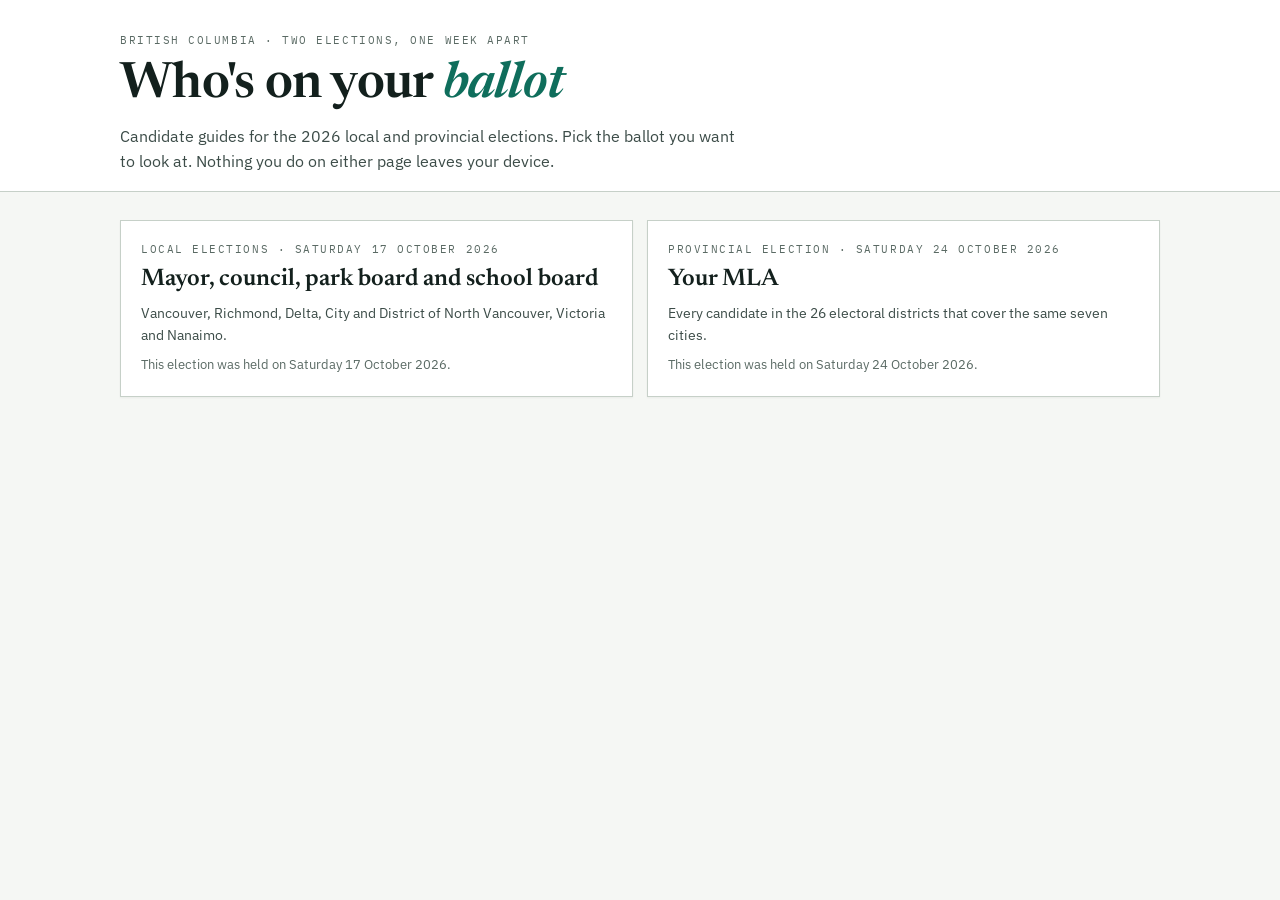
<file: index.html>
<!doctype html>
<html lang="en">
<head>
<meta charset="utf-8">
<meta name="viewport" content="width=device-width, initial-scale=1, viewport-fit=cover">
<meta name="color-scheme" content="light dark">
<meta name="description" content="Candidate guides for the 2026 British Columbia local and provincial elections.">
<style>
  :root{color-scheme:light dark;padding-top:env(safe-area-inset-top,0px);padding-bottom:env(safe-area-inset-bottom,0px)}
  body{margin:0}
  img{max-width:100%}
  [hidden]{display:none !important}
</style>
<title>BC Ballot 2026</title>
<link rel="icon" href="data:image/svg+xml,%3Csvg xmlns='http://www.w3.org/2000/svg' viewBox='0 0 32 32'%3E%3Crect width='32' height='32' rx='6' fill='%230F6E5C'/%3E%3Cpath d='M9 16.5l4.5 4.5L23 11' fill='none' stroke='%23fff' stroke-width='3.5' stroke-linecap='round' stroke-linejoin='round'/%3E%3C/svg%3E">
<link rel="preconnect" href="https://fonts.googleapis.com">
<link rel="preconnect" href="https://fonts.gstatic.com" crossorigin>
<link rel="stylesheet" href="https://fonts.googleapis.com/css2?family=Newsreader:ital,opsz,wght@0,6..72,400;0,6..72,600;1,6..72,400&family=IBM+Plex+Sans:wght@400;500;600&family=IBM+Plex+Mono:wght@400;500&display=swap">

<style>
:root{
  --ground:#F5F7F4; --surface:#FFFFFF; --surface-2:#EDF1EC;
  --ink:#13201D; --ink-2:#3C4C48; --muted:#5A6A64;
  --rule:#DCE3DD; --rule-2:#C6D0C8;
  --accent:#0F6E5C; --accent-soft:#E2EFE9; --flag:#A8442B;
  --h0:#2E6DB4;  --h1:#A63446;  --h2:#15899A;  --h3:#C2761B;
  --h4:#3E8E41;  --h5:#7A4FA3;  --h6:#CE3C22;  --h7:#B53F83;
  --h8:#22406B;  --h9:#65813A;  --h10:#46626C; --h11:#8A5A33;
  --h12:#4A4FA8; --h13:#1F6B55; --hind:#6F7A75;
  --shadow:0 1px 2px rgba(19,32,29,.05);
}
@media (prefers-color-scheme: dark){
  :root:not([data-theme="light"]){
    --ground:#0F1513; --surface:#161E1B; --surface-2:#1E2825;
    --ink:#E7EDE9; --ink-2:#BCC8C3; --muted:#8C9A94;
    --rule:#28332F; --rule-2:#36433E;
    --accent:#59C6A6; --accent-soft:#16302A; --flag:#E08063;
    --h0:#6BA3E0;  --h1:#DE8090;  --h2:#4FC3D2;  --h3:#E0A552;
    --h4:#76C179;  --h5:#B18BD8;  --h6:#F0755A;  --h7:#E185BA;
    --h8:#7C9AC8;  --h9:#A3BE6E;  --h10:#88A6B0; --h11:#C89A6A;
    --h12:#9598E0; --h13:#5FBFA0; --hind:#9BA8A2;
    --shadow:0 1px 2px rgba(0,0,0,.35);
  }
}
:root[data-theme="dark"]{
  --ground:#0F1513; --surface:#161E1B; --surface-2:#1E2825;
  --ink:#E7EDE9; --ink-2:#BCC8C3; --muted:#8C9A94;
  --rule:#28332F; --rule-2:#36433E;
  --accent:#59C6A6; --accent-soft:#16302A; --flag:#E08063;
  --h0:#6BA3E0;  --h1:#DE8090;  --h2:#4FC3D2;  --h3:#E0A552;
  --h4:#76C179;  --h5:#B18BD8;  --h6:#F0755A;  --h7:#E185BA;
  --h8:#7C9AC8;  --h9:#A3BE6E;  --h10:#88A6B0; --h11:#C89A6A;
  --h12:#9598E0; --h13:#5FBFA0; --hind:#9BA8A2;
  --shadow:0 1px 2px rgba(0,0,0,.35);
}

*{box-sizing:border-box}
.vh{position:absolute;width:1px;height:1px;margin:-1px;padding:0;overflow:hidden;
  clip:rect(0 0 0 0);clip-path:inset(50%);white-space:nowrap;border:0}
.skip{position:absolute;left:-9999px;top:0;z-index:100;background:var(--ink);color:var(--ground);
  padding:12px 18px;font-size:16px;text-decoration:none}
.skip:focus{left:0}
body{background:var(--ground);color:var(--ink);font-family:"IBM Plex Sans","Helvetica Neue",Arial,sans-serif;font-size:16px;line-height:1.6;-webkit-font-smoothing:antialiased}
.wrap{max-width:1080px;margin:0 auto;padding-inline:20px;padding-block:0}
h1,h2,h3{font-family:Newsreader,Georgia,"Times New Roman",serif;font-weight:600;text-wrap:balance;margin:0}
p{margin:0}
a{color:var(--accent)}
a:focus-visible,button:focus-visible,input:focus-visible,summary:focus-visible{outline:3px solid var(--accent);outline-offset:2px;border-radius:2px}

.masthead{border-bottom:1px solid var(--rule-2);background:var(--surface)}
.masthead .wrap{padding-block:32px 16px}
.home{display:inline-block;margin-bottom:14px;font-size:13px;text-decoration:none}
.home:hover{text-decoration:underline}
.kicker{font-family:"IBM Plex Mono",ui-monospace,monospace;font-size:11px;letter-spacing:.14em;text-transform:uppercase;color:var(--muted)}
h1{font-size:clamp(32px,5.6vw,50px);line-height:1.02;letter-spacing:-.015em;margin-top:10px}
h1 em{font-style:italic;color:var(--accent)}
.standfirst{margin-top:13px;max-width:62ch;color:var(--ink-2);font-size:16px}
.subnote{margin-top:9px;max-width:62ch;font-size:13.5px;color:var(--muted)}
.countdown{display:flex;flex-wrap:wrap;gap:6px 16px;margin-top:18px;align-items:baseline}
.countdown b{font-family:"IBM Plex Mono",monospace;font-size:25px;font-weight:500;color:var(--flag)}
.countdown span{font-size:13px;color:var(--muted)}

.provisional{margin-top:16px;max-width:70ch;font-size:13.5px;color:var(--ink);
  background:var(--accent-soft);border-left:3px solid var(--flag);padding:10px 14px}

/* jurisdiction tabs */
.jtabs{display:flex;flex-wrap:wrap;gap:5px;margin-top:22px}
.jtab{appearance:none;flex:0 0 auto;font:inherit;font-size:13.5px;padding:8px 14px;border:1px solid var(--rule-2);background:var(--surface-2);color:var(--ink-2);cursor:pointer;white-space:nowrap}
.jtab[aria-pressed="true"]{background:var(--ink);color:var(--ground);border-color:var(--ink);font-weight:600}
.jtab:hover[aria-pressed="false"]{border-color:var(--ink-2);color:var(--ink)}

.controls{position:sticky;top:env(safe-area-inset-top,0px);z-index:20;background:var(--ground);
  border-bottom:1px solid var(--rule-2);box-shadow:var(--shadow);
  will-change:transform,opacity;backface-visibility:hidden;
  transform:translate3d(0,0,0);opacity:1;
  /* Coming back: a long, strongly decelerating curve. The bar is fully off-screen
     when hidden, so only the final approach is visible. A hard ease-out spends most
     of the time on that last stretch, which is what stops it reading as a pop. */
  transition:transform .55s cubic-bezier(.05,.7,.1,1), opacity .4s ease-out}
.controls.hide{
  transform:translate3d(0,-102%,0);opacity:0;
  /* Leaving: quick and accelerating, so it gets out of the way. */
  transition:transform .2s cubic-bezier(.55,.06,.68,.19), opacity .16s ease-in}
/* Motion-sensitive users get a cross-fade rather than an instant jump. */
@media (prefers-reduced-motion:reduce){
  .controls{transform:none;transition:opacity .2s ease}
  .controls.hide{transform:none;opacity:0;transition:opacity .2s ease;pointer-events:none}
}
.controls .wrap{padding-block:12px}
.ctl-row{display:flex;flex-wrap:wrap;gap:10px;align-items:center}
.seg{display:inline-flex;border:1px solid var(--rule-2);background:var(--surface);overflow:hidden}
.seg button{appearance:none;border:0;background:transparent;color:var(--ink-2);font:inherit;font-size:13.5px;padding:7px 14px;cursor:pointer;border-right:1px solid var(--rule)}
.seg button:last-child{border-right:0}
.seg button[aria-pressed="true"]{background:var(--accent);color:#fff}
.seg button[hidden]{display:none}
input[type="search"]{flex:1 1 170px;min-width:0;font:inherit;font-size:13.5px;padding:7px 11px;border:1px solid var(--rule-2);background:var(--surface);color:var(--ink)}
.mini{appearance:none;border:1px solid var(--rule-2);background:var(--surface);color:var(--ink-2);font:inherit;font-size:13px;padding:7px 12px;cursor:pointer}
.mini[aria-pressed="true"]{background:var(--flag);border-color:var(--flag);color:#fff}
.mini.arm{background:var(--flag);border-color:var(--flag);color:#fff}
#filterpanel{margin-top:10px}
.parties{display:flex;flex-wrap:wrap;gap:6px}
.pchip,.bychip{appearance:none;font:inherit;font-size:12px;padding:3px 9px;border:1px solid var(--rule-2);background:var(--surface);color:var(--ink-2);cursor:pointer;display:inline-flex;align-items:center;gap:6px}
.pchip .dot,.bychip .dot{width:8px;height:8px;border-radius:50%;background:var(--pc,var(--hind));flex:none}
.pchip[aria-pressed="true"],.bychip[aria-pressed="true"]{background:var(--accent-soft);border-color:var(--accent);color:var(--ink)}

main .wrap{padding-block:28px 10px}

/* at a glance */
.byparty{margin-bottom:18px;padding:13px 15px;border:1px solid var(--rule-2);background:var(--surface)}
.byparty h2{font-family:"IBM Plex Sans",sans-serif;font-size:16px;font-weight:600}
.byparty .sub{margin:3px 0 10px;font-size:13px;color:var(--muted)}
.bypres{margin-top:12px;padding-top:4px;border-top:1px solid var(--rule)}
.bypres > p{margin-top:8px;font-size:14px;color:var(--ink-2);max-width:74ch}
.bypres h3{margin-top:14px;font-family:"IBM Plex Mono",monospace;font-size:10px;letter-spacing:.11em;text-transform:uppercase;color:var(--muted);font-weight:400}
.bypres ul{list-style:none;margin:4px 0 0;padding:0}
.bypres li{display:flex;flex-wrap:wrap;gap:4px 12px;padding:5px 0;border-bottom:1px solid var(--rule);font-size:14px}
.bypres .bypj{appearance:none;border:0;background:none;padding:0;font:inherit;color:var(--accent);text-decoration:underline;cursor:pointer;text-align:left;min-width:22ch}
.bypres .none{color:var(--muted)}
.glance{border:1px solid var(--rule-2);background:var(--surface)}
.glance-top{display:grid;grid-template-columns:repeat(auto-fit,minmax(140px,1fr));gap:1px;background:var(--rule)}
.gcell{background:var(--surface-2);padding:12px 15px}
.gcell .t-lab{font-family:"IBM Plex Mono",monospace;font-size:10px;letter-spacing:.12em;text-transform:uppercase;color:var(--muted)}
.gcell .t-num{font-family:"IBM Plex Mono",monospace;font-size:21px;font-variant-numeric:tabular-nums;margin-top:5px}
.gcell .t-sub{font-size:12px;color:var(--muted);margin-top:1px}
.glance-body{padding:15px}
.glance-body p{color:var(--ink-2);max-width:74ch}
.glance-body p + p{margin-top:10px}
.dates{margin-top:12px;padding-top:12px;border-top:1px solid var(--rule);font-size:13px;color:var(--ink-2);display:flex;flex-wrap:wrap;gap:4px 22px}
.dates b{font-family:"IBM Plex Mono",monospace;font-size:10px;letter-spacing:.11em;text-transform:uppercase;color:var(--muted);font-weight:400;display:block}

.racehead{margin-top:32px;padding-bottom:8px;border-bottom:2px solid var(--ink)}
.racehead h2{font-size:26px;letter-spacing:-.01em}
.racenote{font-size:13px;color:var(--muted);margin-top:8px;max-width:72ch;font-family:"IBM Plex Sans",sans-serif;letter-spacing:0;text-transform:none}
.racehead .rmeta{font-family:"IBM Plex Mono",monospace;font-size:11.5px;letter-spacing:.08em;text-transform:uppercase;color:var(--muted);margin-top:4px}

.pgroup{margin-top:20px}
.pgroup h3{font-size:16px;display:flex;align-items:center;gap:9px;font-family:"IBM Plex Sans",sans-serif;font-weight:600}
.pgroup h3 .bar{width:4px;height:17px;background:var(--pc);flex:none}
.pgroup h3 .cnt{font-family:"IBM Plex Mono",monospace;font-weight:400;font-size:12px;color:var(--muted);letter-spacing:.06em}
.pnote{font-size:13px;color:var(--muted);margin:5px 0 0 13px;max-width:70ch}
.aboutp{appearance:none;border:0;background:none;padding:0;margin:4px 0 0 13px;font:inherit;font-size:13px;color:var(--accent);text-decoration:underline;cursor:pointer}
.byparty,.pgroup{scroll-margin-top:110px}
.bypres .pnote{margin:10px 0 0;font-size:14px;color:var(--ink-2)}
.bypres details.rec{margin-top:8px}

ul.cands{list-style:none;margin:10px 0 0;padding:0;border-top:1px solid var(--rule)}
li.cand{display:grid;grid-template-columns:30px 1fr;gap:0 12px;align-items:start;padding:9px 4px 9px 0;border-bottom:1px solid var(--rule)}
li.cand.hide{display:none}
.mark{appearance:none;width:22px;height:22px;margin-top:2px;border:1.5px solid var(--rule-2);background:var(--surface);cursor:pointer;color:transparent;font-size:14px;line-height:1;display:flex;align-items:center;justify-content:center;padding:0}
.mark[aria-pressed="true"]{background:var(--ink);border-color:var(--ink);color:var(--ground)}
.cand .nm{font-family:Newsreader,Georgia,serif;font-size:19px;line-height:1.25}
.cand .row2{display:flex;flex-wrap:wrap;gap:6px 10px;align-items:center;margin-top:3px}
.tag{font-family:"IBM Plex Mono",monospace;font-size:10.5px;letter-spacing:.08em;text-transform:uppercase;padding:1px 6px;border:1px solid var(--pc);color:var(--pc)}
.inc{font-family:"IBM Plex Mono",monospace;font-size:10.5px;letter-spacing:.08em;text-transform:uppercase;padding:1px 6px;background:var(--ink);color:var(--ground)}
.sit{font-family:"IBM Plex Mono",monospace;font-size:10.5px;letter-spacing:.08em;text-transform:uppercase;padding:1px 6px;border:1px dashed var(--ink-2);color:var(--ink-2)}
.cand .bio{font-size:13.5px;color:var(--ink-2);max-width:74ch}
.cand .lnk{font-size:12.5px}
.empty{padding:26px 0;color:var(--muted);font-size:14px}
.elsewhere{display:flex;flex-wrap:wrap;gap:7px;align-items:center;margin-top:11px;color:var(--ink-2)}
.rmark{color:var(--accent)}
.rmark.over{color:var(--flag);font-weight:600}

.section{margin-top:48px;padding-top:26px;border-top:1px solid var(--rule-2)}
.section[hidden]{display:none}
.section h2{font-size:24px;letter-spacing:-.01em}
.section > p,.section li{max-width:68ch}
.section p{margin-top:12px;color:var(--ink-2)}
.section h3{font-size:17px;margin-top:22px;font-family:"IBM Plex Sans",sans-serif;font-weight:600}
.section ul{margin:12px 0 0;padding-left:20px;color:var(--ink-2)}
.section li{margin-top:7px}

#roster{margin-bottom:26px}
details.section{margin-top:12px;padding-top:0;border:1px solid var(--rule);background:var(--surface)}
details.section > summary{list-style:none;cursor:pointer;display:flex;align-items:center;gap:11px;padding:15px 18px}
details.section > summary::-webkit-details-marker{display:none}
details.section > summary:hover h2{color:var(--accent)}
details.section > summary h2{font-size:19px;margin:0;flex:1}
details.section > summary .chev{flex:none;color:var(--muted);transition:transform .15s}
details.section[open] > summary{border-bottom:1px solid var(--rule)}
details.section[open] > summary .chev{transform:rotate(90deg)}
details.section > :not(summary){margin-left:18px;margin-right:18px}
details.section > summary + *{margin-top:16px}
details.section[open]{padding-bottom:18px}
@media (prefers-reduced-motion:reduce){details.section > summary .chev{transition:none}}

.qbox{border-left:3px solid var(--flag);background:var(--surface);padding:14px 16px;margin-top:14px}
.qbox .qn{font-family:"IBM Plex Mono",monospace;font-size:10.5px;letter-spacing:.1em;text-transform:uppercase;color:var(--muted)}
.qbox blockquote{margin:6px 0 0;font-family:Newsreader,Georgia,serif;font-size:17px;line-height:1.4;color:var(--ink)}
.qbox .qs{font-size:12.5px;color:var(--muted);margin-top:8px}

.tblwrap{overflow-x:auto;margin-top:14px;border:1px solid var(--rule)}
table{border-collapse:collapse;width:100%;min-width:480px;font-size:13.5px;background:var(--surface)}
th,td{text-align:left;padding:8px 12px;border-bottom:1px solid var(--rule)}
th{font-family:"IBM Plex Mono",monospace;font-size:10.5px;letter-spacing:.09em;text-transform:uppercase;color:var(--muted);background:var(--surface-2)}
td.n{font-family:"IBM Plex Mono",monospace;font-variant-numeric:tabular-nums;text-align:right}
tr:last-child td{border-bottom:0}

.callout{background:var(--accent-soft);border:1px solid var(--accent);padding:14px 16px;margin-top:16px}
.callout strong{color:var(--ink)}
.callout p{margin-top:6px}
.callout p:first-child{margin-top:0}

footer{margin-top:48px;border-top:1px solid var(--rule-2);background:var(--surface)}
footer .wrap{padding-block:24px 40px}
footer h3{font-family:"IBM Plex Sans",sans-serif;font-size:13px;font-weight:600}
footer ul{list-style:none;margin:10px 0 0;padding:0;columns:2;column-gap:28px}
footer li{font-size:13px;margin-bottom:6px;break-inside:avoid}
footer .fine{font-size:12px;color:var(--muted);margin-top:18px;max-width:72ch}

#floatbar{position:fixed;right:16px;bottom:calc(20px + env(safe-area-inset-bottom,0px));z-index:30;
  display:flex;flex-direction:column;align-items:flex-end;gap:7px;pointer-events:none}
.fbtn{pointer-events:auto;appearance:none;cursor:pointer;padding:0;
  width:44px;height:44px;display:flex;align-items:center;justify-content:center;
  border:1px solid var(--rule-2);background:var(--surface);color:var(--ink-2);
  box-shadow:0 2px 10px rgba(19,32,29,.14)}
.fbtn svg{width:20px;height:20px;display:block}
.fbtn:hover{border-color:var(--ink-2);color:var(--ink)}
@media print{#floatbar{display:none !important}}
body.showcard #floatbar{display:none}

/* record + promise disclosures */
details.rec{margin-top:7px}
details.rec > summary{list-style:none;cursor:pointer;display:inline-flex;align-items:center;gap:7px;
  font-family:"IBM Plex Mono",monospace;font-size:10.5px;letter-spacing:.08em;text-transform:uppercase;
  color:var(--ink-2);border:1px solid var(--rule-2);background:var(--surface);padding:2px 9px}
details.rec > summary::-webkit-details-marker{display:none}
details.rec > summary:hover{border-color:var(--ink-2)}
details.rec > summary .chev{transition:transform .15s}
details.rec[open] > summary .chev{transform:rotate(90deg)}
.recbody{margin-top:9px;border-left:2px solid var(--rule-2);padding:2px 0 2px 13px;max-width:78ch}
.subhead{font-family:"IBM Plex Mono",monospace;font-size:10px;letter-spacing:.13em;text-transform:uppercase;
  color:var(--muted);padding:10px 0 2px;border-bottom:1px solid var(--rule-2);margin-bottom:2px}
.subhead:first-child{padding-top:2px}
.entry{padding:8px 0;border-bottom:1px dotted var(--rule)}
.entry:last-child{border-bottom:0}
.etags{display:flex;flex-wrap:wrap;gap:5px;align-items:center}
.etype{font-family:"IBM Plex Mono",monospace;font-size:9.5px;letter-spacing:.09em;text-transform:uppercase;padding:1px 6px;color:#fff;background:var(--et,var(--hind))}
.elabel{font-family:"IBM Plex Mono",monospace;font-size:9.5px;letter-spacing:.09em;text-transform:uppercase;padding:1px 6px;border:1px solid var(--rule-2);color:var(--muted)}
.edate{font-family:"IBM Plex Mono",monospace;font-size:10.5px;color:var(--muted)}
.etext{font-size:13.5px;color:var(--ink-2);margin-top:5px}
.esrc{font-size:12px;margin-top:4px}
.pstat{font-family:"IBM Plex Mono",monospace;font-size:9.5px;letter-spacing:.09em;text-transform:uppercase;padding:1px 6px;color:#fff;background:var(--ps,var(--hind))}
.nosearch{font-family:"IBM Plex Mono",monospace;font-size:10px;letter-spacing:.07em;color:var(--muted);margin-top:6px}
.pgroup .recbody{margin-left:13px}
@media print{ details.rec{display:none !important} }

/* ballot card + print */
#ballotcard{padding-block:26px 60px}
.cardhead{display:flex;flex-wrap:wrap;gap:10px;align-items:baseline;justify-content:space-between;border-bottom:2px solid var(--ink);padding-bottom:10px}
.cardhead h2{font-size:27px}
.cardactions{display:flex;gap:8px}
.cardmeta{font-family:"IBM Plex Mono",monospace;font-size:11px;letter-spacing:.09em;text-transform:uppercase;color:var(--muted);margin-top:10px}
.cj{margin-top:26px;break-inside:avoid}
.cj h3{font-family:Newsreader,Georgia,serif;font-size:21px;border-bottom:1px solid var(--rule-2);padding-bottom:5px}
.cjdates{font-size:12.5px;color:var(--muted);margin-top:6px}
.cr{margin-top:14px;break-inside:avoid}
.cr .crh{font-family:"IBM Plex Mono",monospace;font-size:10.5px;letter-spacing:.1em;text-transform:uppercase;color:var(--muted)}
.cr ul{list-style:none;margin:6px 0 0;padding:0}
.cr li{display:flex;gap:9px;align-items:baseline;padding:4px 0;border-bottom:1px dotted var(--rule)}
.cr .box{flex:none;width:13px;height:13px;border:1.2px solid var(--ink-2);display:inline-block;position:relative;top:2px}
.cr .cn{font-family:Newsreader,Georgia,serif;font-size:17px}
.cr .cp{font-family:"IBM Plex Mono",monospace;font-size:10.5px;letter-spacing:.07em;text-transform:uppercase;color:var(--muted)}
.warn{color:var(--flag);font-size:13px;margin-top:6px}
.cardfoot{margin-top:30px;padding-top:14px;border-top:1px solid var(--rule-2);font-size:12px;color:var(--muted);max-width:74ch}
.cardempty{margin-top:24px;color:var(--muted)}

body.showcard .masthead,body.showcard .controls,body.showcard main,body.showcard footer{display:none}

@media print{
  .masthead,.controls,main,footer,.cardactions{display:none !important}
  #ballotcard{display:block !important;padding:0}
  .wrap{max-width:none;padding-inline:0}
  body{background:#fff;color:#000;font-size:12pt}
  .cardhead{border-bottom:2px solid #000}
  .cr .box{border-color:#000}
  .cj{page-break-inside:avoid}
  a{color:#000;text-decoration:none}
}

@media (max-width:820px){
  body{font-size:18px;line-height:1.65}
  .wrap{padding-inline:16px}

  h1{font-size:clamp(34px,9vw,46px)}
  .home{font-size:16px;padding:6px 0}
  .standfirst{font-size:19px}
  .subnote{font-size:17px}
  .provisional{font-size:17px;padding:14px 16px}
  .countdown b{font-size:32px}
  .countdown span{font-size:17px}

  .jtabs{gap:6px}
  .jtab{font-size:17px;padding:12px 16px;min-height:48px}

  input[type="search"]{font-size:17px;padding:13px 14px;flex:1 1 100%;min-height:48px}
  /* Five race buttons need ~520px at this type size; a 360px phone has ~328px, and the
     joined-segment box clips the overflow. Break the row into wrapping chips instead,
     matching .pchip/.mini on the same bar. No nth-child maths, so a hidden button
     (Park Board outside Vancouver) costs nothing. */
  .seg{flex:1 1 100%;flex-wrap:wrap;gap:6px;border:0;background:transparent;overflow:visible}
  .seg button{font-size:17px;padding:12px 16px;min-height:48px;flex:1 1 auto;
    border:1px solid var(--rule-2);background:var(--surface)}
  .seg button:last-child{border-right:1px solid var(--rule-2)}
  .seg button[aria-pressed="true"]{border-color:var(--accent)}
  .mini{font-size:17px;padding:12px 16px;min-height:48px}
  .pchip{font-size:16px;padding:10px 14px;min-height:44px}

  .gcell{padding:14px 16px}
  .gcell .t-lab{font-size:12px}
  .gcell .t-num{font-size:28px}
  .gcell .t-sub{font-size:16px}
  .glance-body p{font-size:17.5px}
  .dates{font-size:16.5px;gap:8px 20px}
  .dates b{font-size:12px}

  .racehead h2{font-size:28px}
  .racehead .rmeta{font-size:14px}
  .racenote{font-size:16.5px}
  .pgroup h3{font-size:19px}
  .pgroup h3 .cnt{font-size:15px}
  .pnote{font-size:16.5px}

  li.cand{grid-template-columns:34px 1fr;gap:0 13px;padding:15px 4px 15px 0}
  .mark{width:30px;height:30px;font-size:19px}
  .cand .nm{font-size:24px;line-height:1.2}
  .cand .row2{gap:8px 12px;margin-top:6px}
  .cand .bio{font-size:17px}
  .cand .lnk{font-size:16px}
  .tag,.inc,.sit{font-size:13px;padding:3px 9px}
  .nosearch{font-size:13.5px}

  details.rec > summary{font-size:13.5px;padding:9px 14px;min-height:42px}
  .recbody{padding-left:13px}
  .subhead{font-size:12.5px}
  .etype,.elabel,.pstat{font-size:12.5px;padding:3px 8px}
  .edate{font-size:13.5px}
  .etext{font-size:17px}
  .esrc{font-size:16px}

  .section h2{font-size:25px}
  details.section > summary h2{font-size:20px}
  details.section > summary{padding:16px}
  details.section > :not(summary){margin-left:16px;margin-right:16px}
  .section h3{font-size:20px}
  .section p,.section li{font-size:18px}
  .qbox blockquote{font-size:19px}
  .qbox .qs{font-size:16px}
  table{font-size:16.5px}
  th{font-size:12px}
  .callout{font-size:17.5px}

  #floatbar{right:14px;bottom:calc(34px + env(safe-area-inset-bottom,0px));gap:9px}
  .fbtn{width:38px;height:38px}
  .fbtn svg{width:17px;height:17px}

  .cardhead h2{font-size:27px}
  .cj h3{font-size:24px}
  .cr .crh{font-size:12.5px}
  .cr .cn{font-size:20px}
  .cr .cp{font-size:12.5px}
  .cardfoot{font-size:15px}

  footer ul{columns:1}
  footer li{font-size:17px}
  footer .fine{font-size:15px}
}
@media (prefers-reduced-motion:reduce){*{animation:none!important;transition:none!important}}

/* district picker, used when there are too many jurisdictions for tabs */
.jselect{font:inherit;font-size:15px;margin-top:22px;padding:9px 12px;min-width:min(100%,340px);max-width:100%;
  border:1px solid var(--rule-2);background:var(--surface);color:var(--ink)}
@media (max-width:820px){ .jselect{font-size:17px;min-height:48px;width:100%} }

/* chooser */
.choose{display:grid;grid-template-columns:repeat(auto-fit,minmax(280px,1fr));gap:14px}
.choice{display:flex;flex-direction:column;gap:8px;padding:20px;border:1px solid var(--rule-2);background:var(--surface);
  color:var(--ink);text-decoration:none;box-shadow:var(--shadow)}
.choice:hover{border-color:var(--accent)}
.choice[aria-disabled="true"]{opacity:.5;cursor:not-allowed;box-shadow:none}
.choice[aria-disabled="true"]:hover{border-color:var(--rule-2)}
.choice .ctitle{font-family:Newsreader,Georgia,serif;font-size:24px;font-weight:600;line-height:1.15}
.choice .csub{font-size:14px;color:var(--ink-2)}
.choice .ccount{font-size:13px;color:var(--muted)}
.choice .ccount b{font-family:"IBM Plex Mono",monospace;font-size:22px;font-weight:500;color:var(--flag)}
.choice .ccount .cadv{display:block;margin-top:2px}
@media (max-width:820px){ .aboutp{font-size:16px} .bypres .pnote{font-size:17px} .byparty h2{font-size:19px} .byparty .sub,.bypres > p,.bypres li{font-size:17px} .bychip{font-size:15px;padding:5px 11px} }
@media (max-width:820px){ .choice .ctitle{font-size:26px} .choice .csub{font-size:17px} .choice .ccount{font-size:16px} }
</style>
</head>
<body>

<header class="masthead">
  <div class="wrap">
    <div class="kicker">British Columbia &middot; Two elections, one week apart</div>
    <h1>Who's on your <em>ballot</em></h1>
    <p class="standfirst">Candidate guides for the 2026 local and provincial elections. Pick the ballot you want to look at. Nothing you do on either page leaves your device.</p>
  </div>
</header>

<main>
  <div class="wrap">
    <nav class="choose" aria-label="Choose an election">
      <a class="choice" href="municipal/">
        <span class="kicker">Local elections &middot; Saturday 17 October 2026</span>
        <span class="ctitle">Mayor, council, park board and school board</span>
        <span class="csub">Vancouver, Richmond, Delta, City and District of North Vancouver, Victoria and Nanaimo.</span>
        <span class="ccount" id="cd-municipal" hidden></span>
      </a>
      <a class="choice" href="provincial/">
        <span class="kicker">Provincial election &middot; Saturday 24 October 2026</span>
        <span class="ctitle">Your MLA</span>
        <span class="csub">Every candidate in the 26 electoral districts that cover the same seven cities.</span>
        <span class="ccount" id="cd-provincial" hidden></span>
      </a>
    </nav>
  </div>
</main>
<script>
// Countdown on each chooser card. Provincial dates are Elections BC's; municipal advance dates
// differ by city (see each city's panel in municipal/config.js), so only the first day is used.
(function(){
  const now=new Date(), pad=n=>String(n).padStart(2,"0");
  const today=now.getFullYear()+"-"+pad(now.getMonth()+1)+"-"+pad(now.getDate());
  const daysTo=s=>{ const [y,m,d]=s.split("-").map(Number); return Math.ceil((new Date(y,m-1,d)-now)/86400000); };
  const plural=n=>n===1?"day":"days";
  const E=[
    {id:"cd-municipal", day:"2026-10-17", label:"Saturday 17 October 2026", advFrom:"2026-10-03", advTo:"2026-10-15",
     before:n=>`Advance voting starts in ${n} ${plural(n)} in some cities. Dates differ by city.`,
     during:"Advance voting is under way in some cities. Dates differ by city.", after:""},
    {id:"cd-provincial", day:"2026-10-24", label:"Saturday 24 October 2026", advFrom:"2026-10-16", advTo:"2026-10-21",
     before:n=>`Advance voting opens in ${n} ${plural(n)}: 16 to 21 October, 8am to 8pm.`,
     during:"Advance voting is open today, 8am to 8pm, until 21 October.", after:"Advance voting has ended."}
  ];
  for(const e of E){
    const el=document.getElementById(e.id);
    if(!el) continue;
    const d=daysTo(e.day);
    let main, adv="";
    if(d>0){
      main=`<b>${d}</b> ${plural(d)} until voting day`;
      adv = today<e.advFrom ? e.before(daysTo(e.advFrom)) : today<=e.advTo ? e.during : e.after;
    }
    else if(d===0) main="<b>Today</b> voting places are open 8am to 8pm";
    else main="This election was held on "+e.label+".";
    el.innerHTML=main+(adv?`<span class="cadv">${adv}</span>`:"");
    el.hidden=false;
  }
})();

</script>
</body>
</html>
</file>
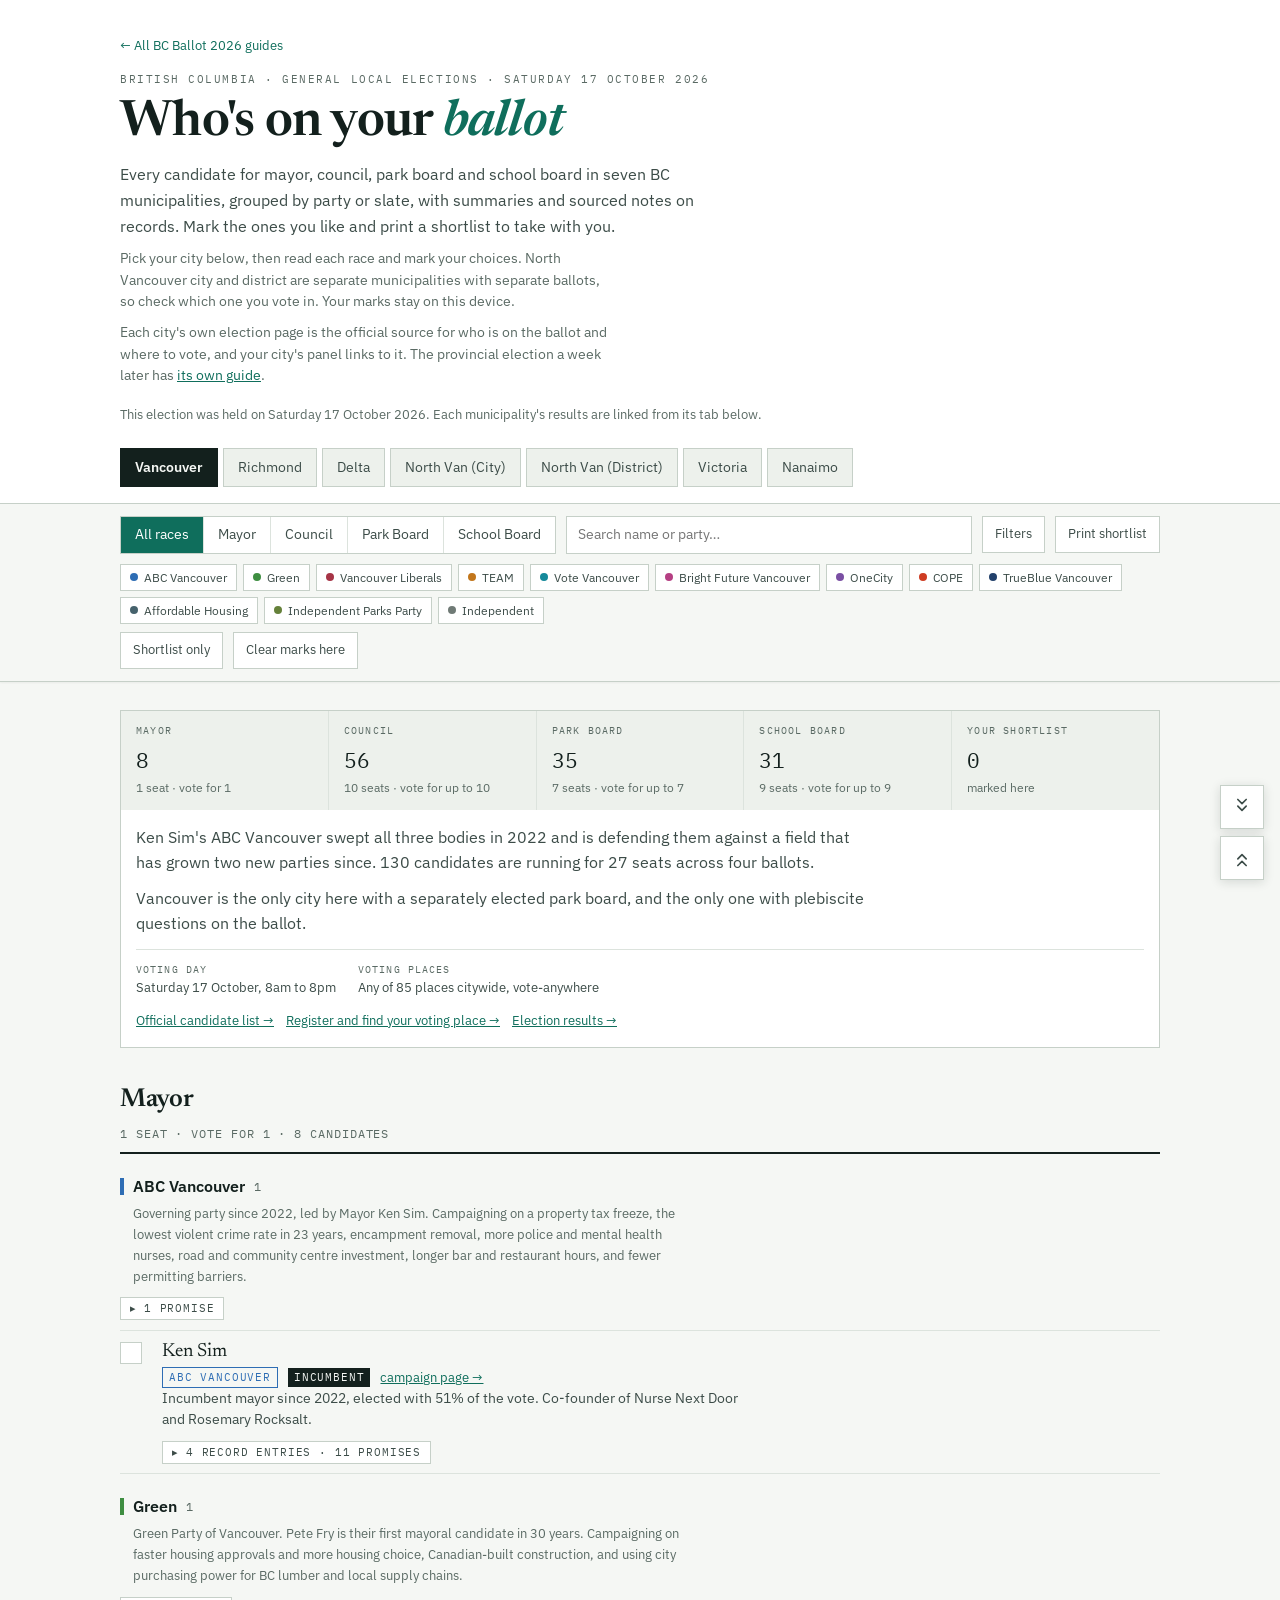
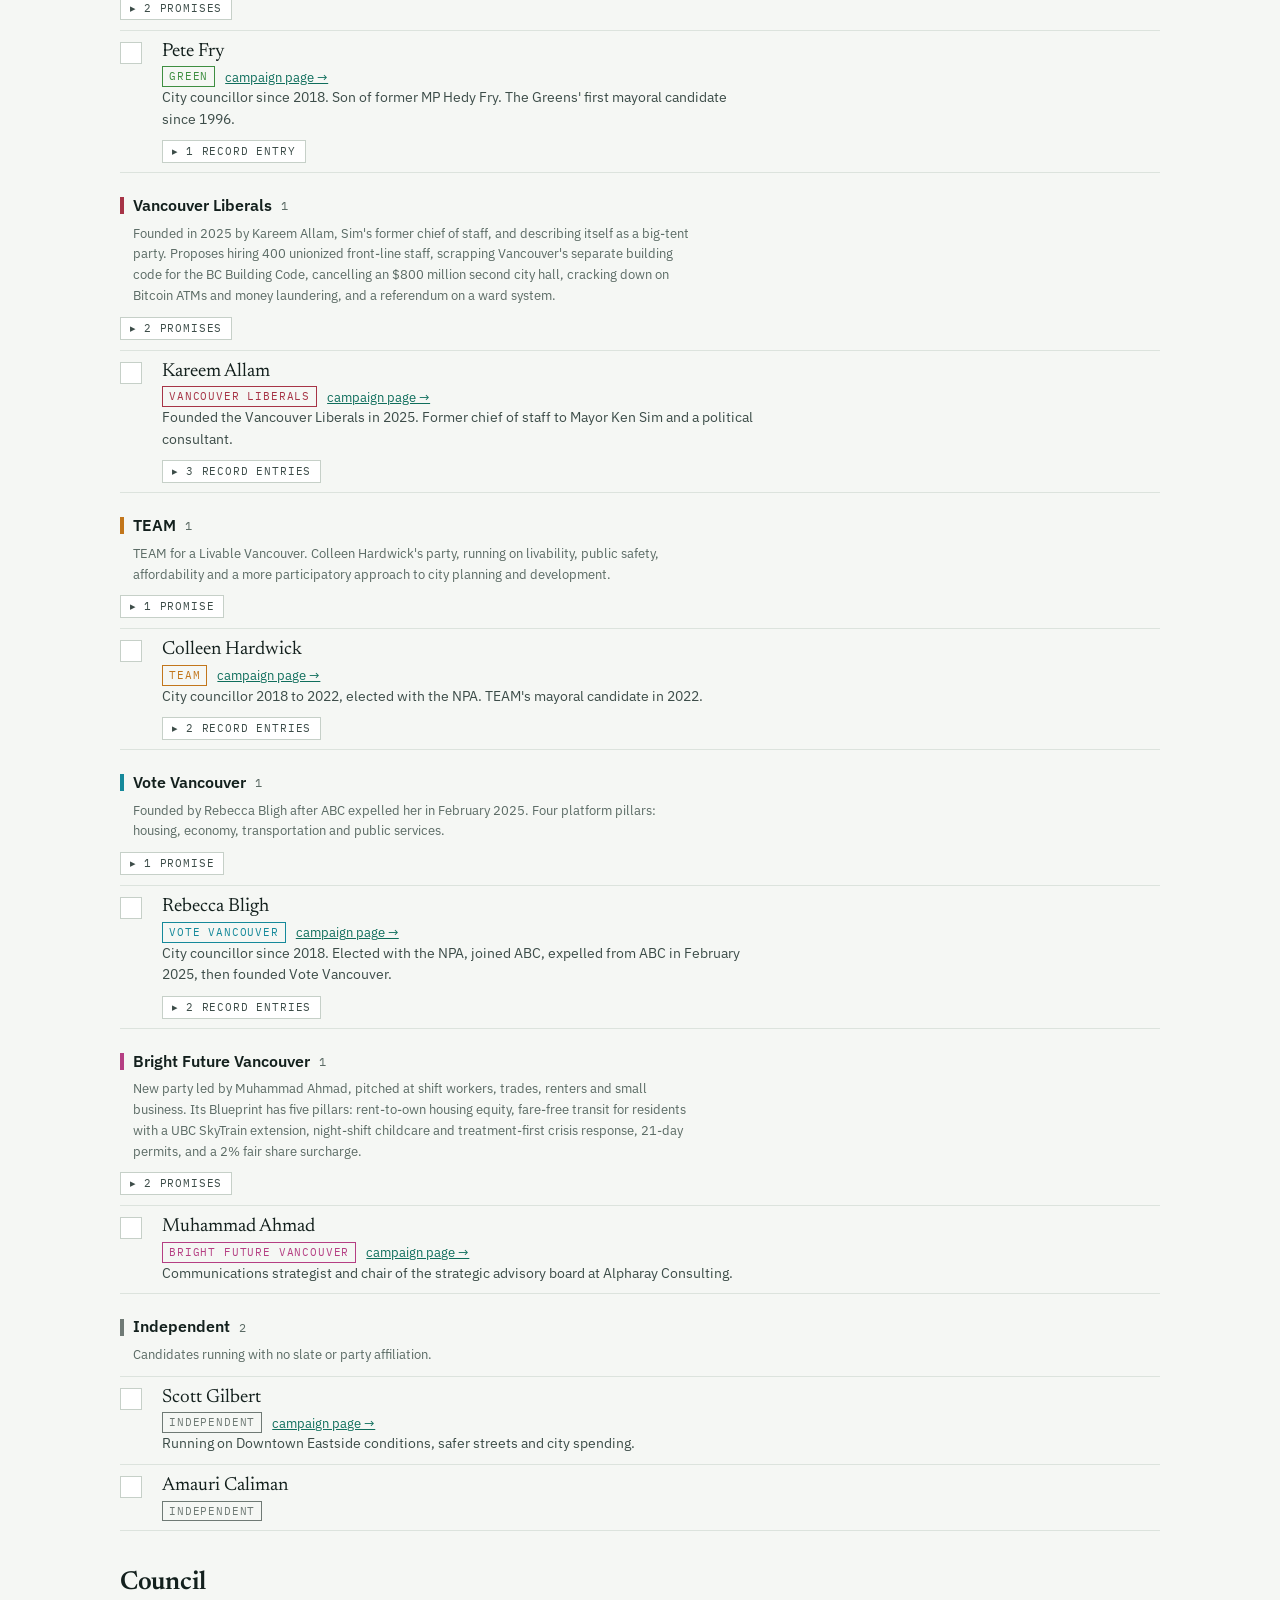
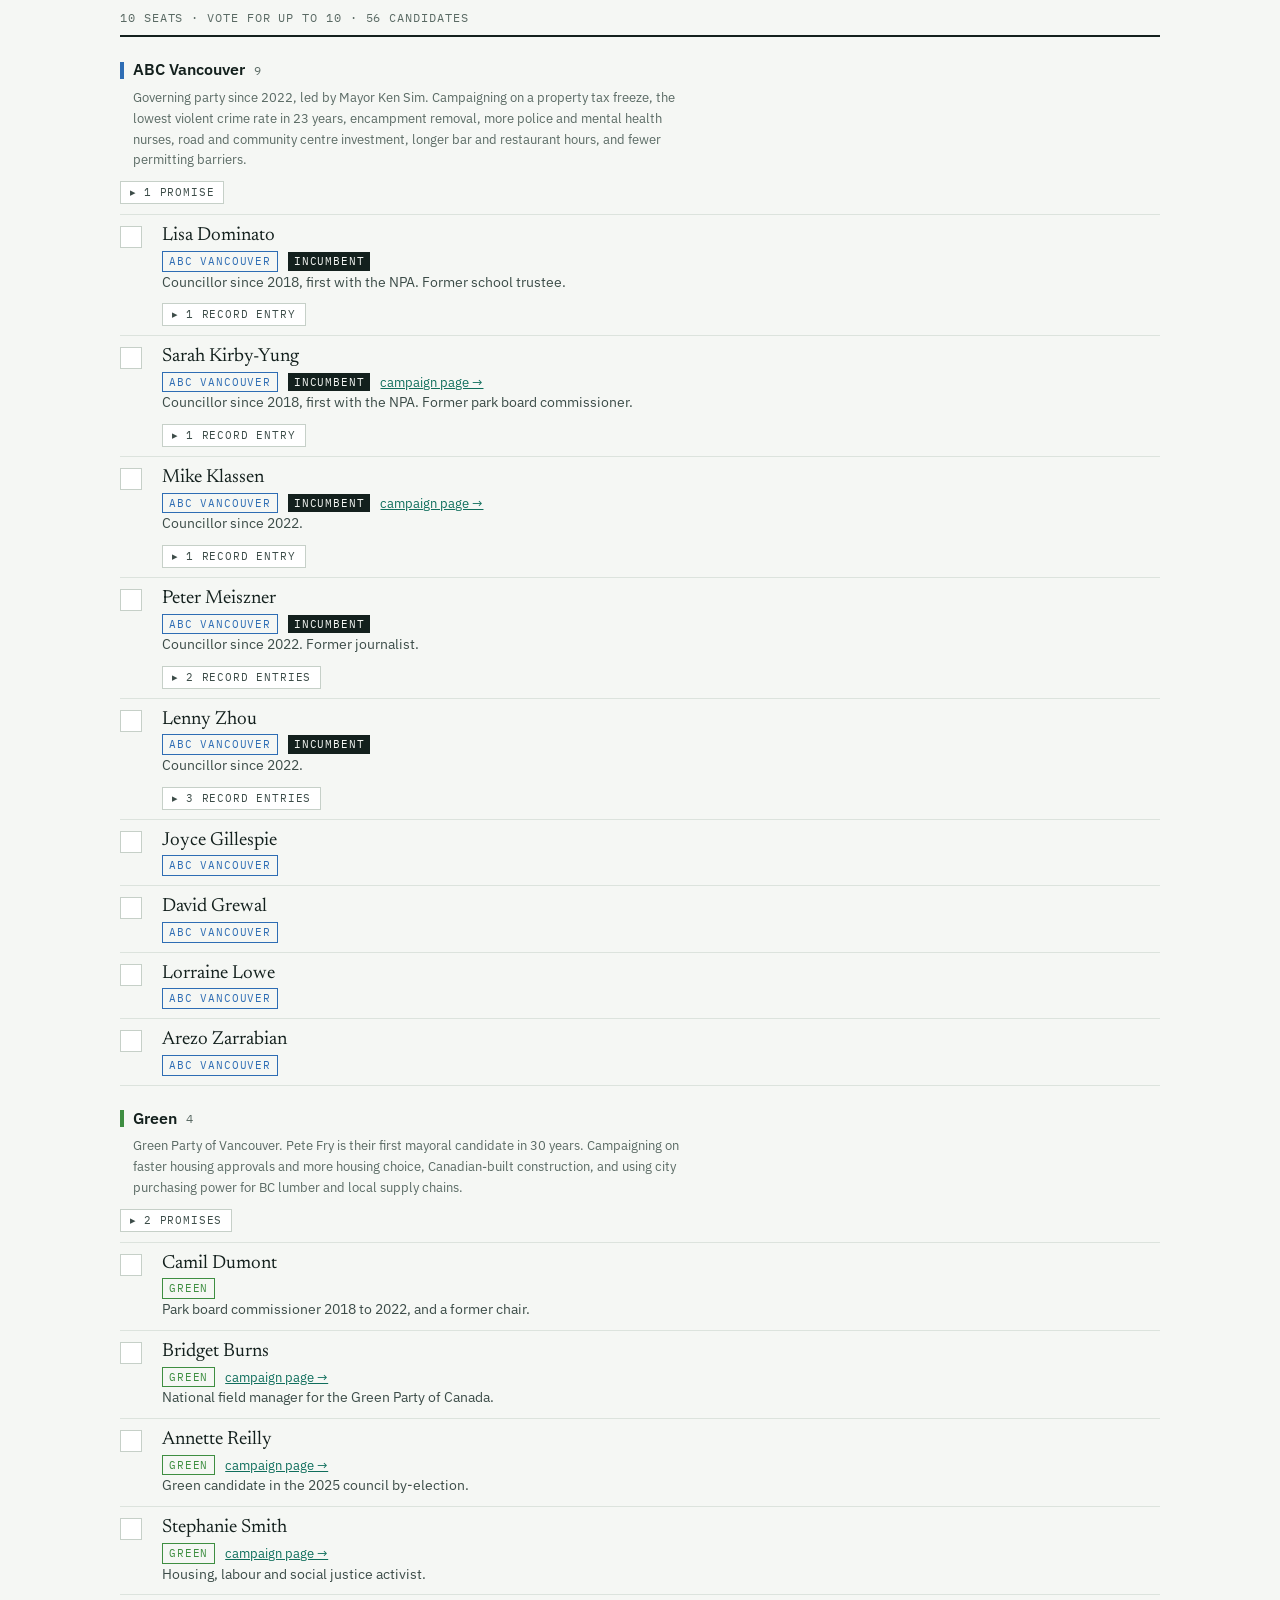
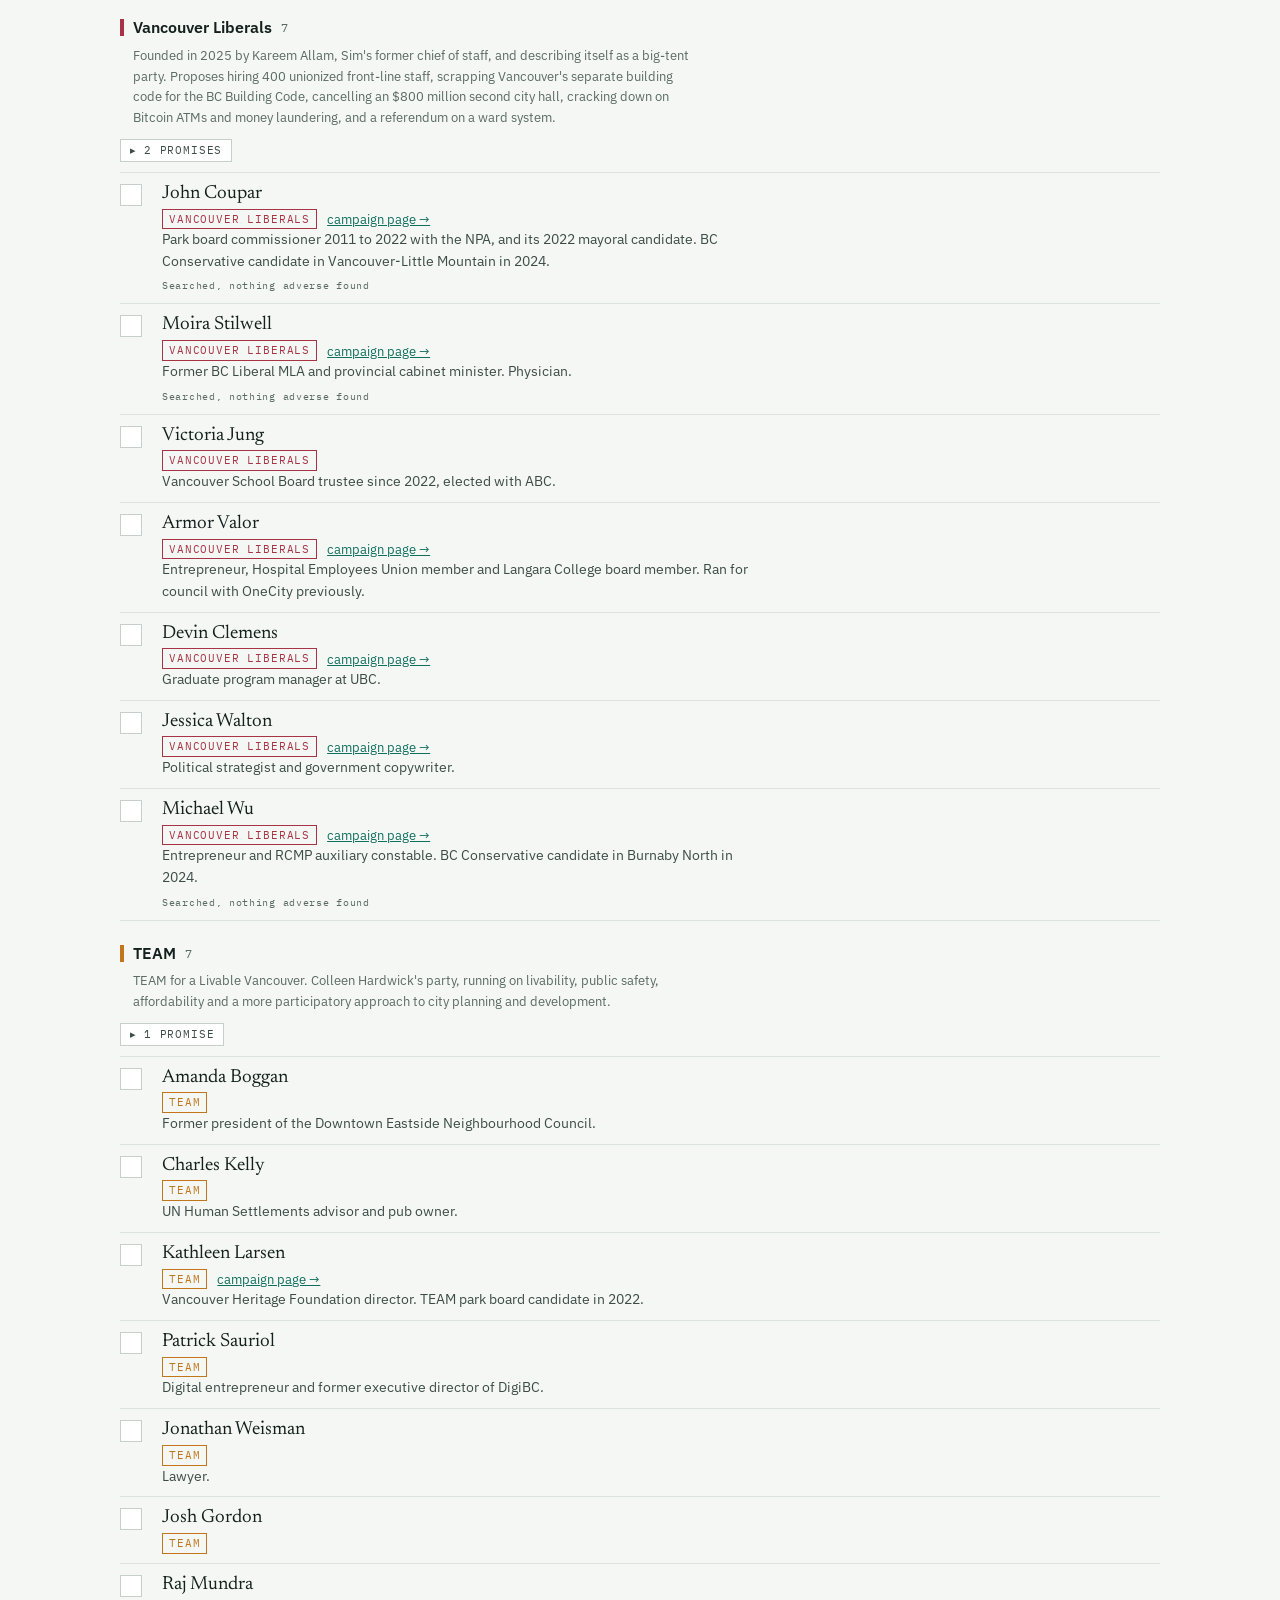
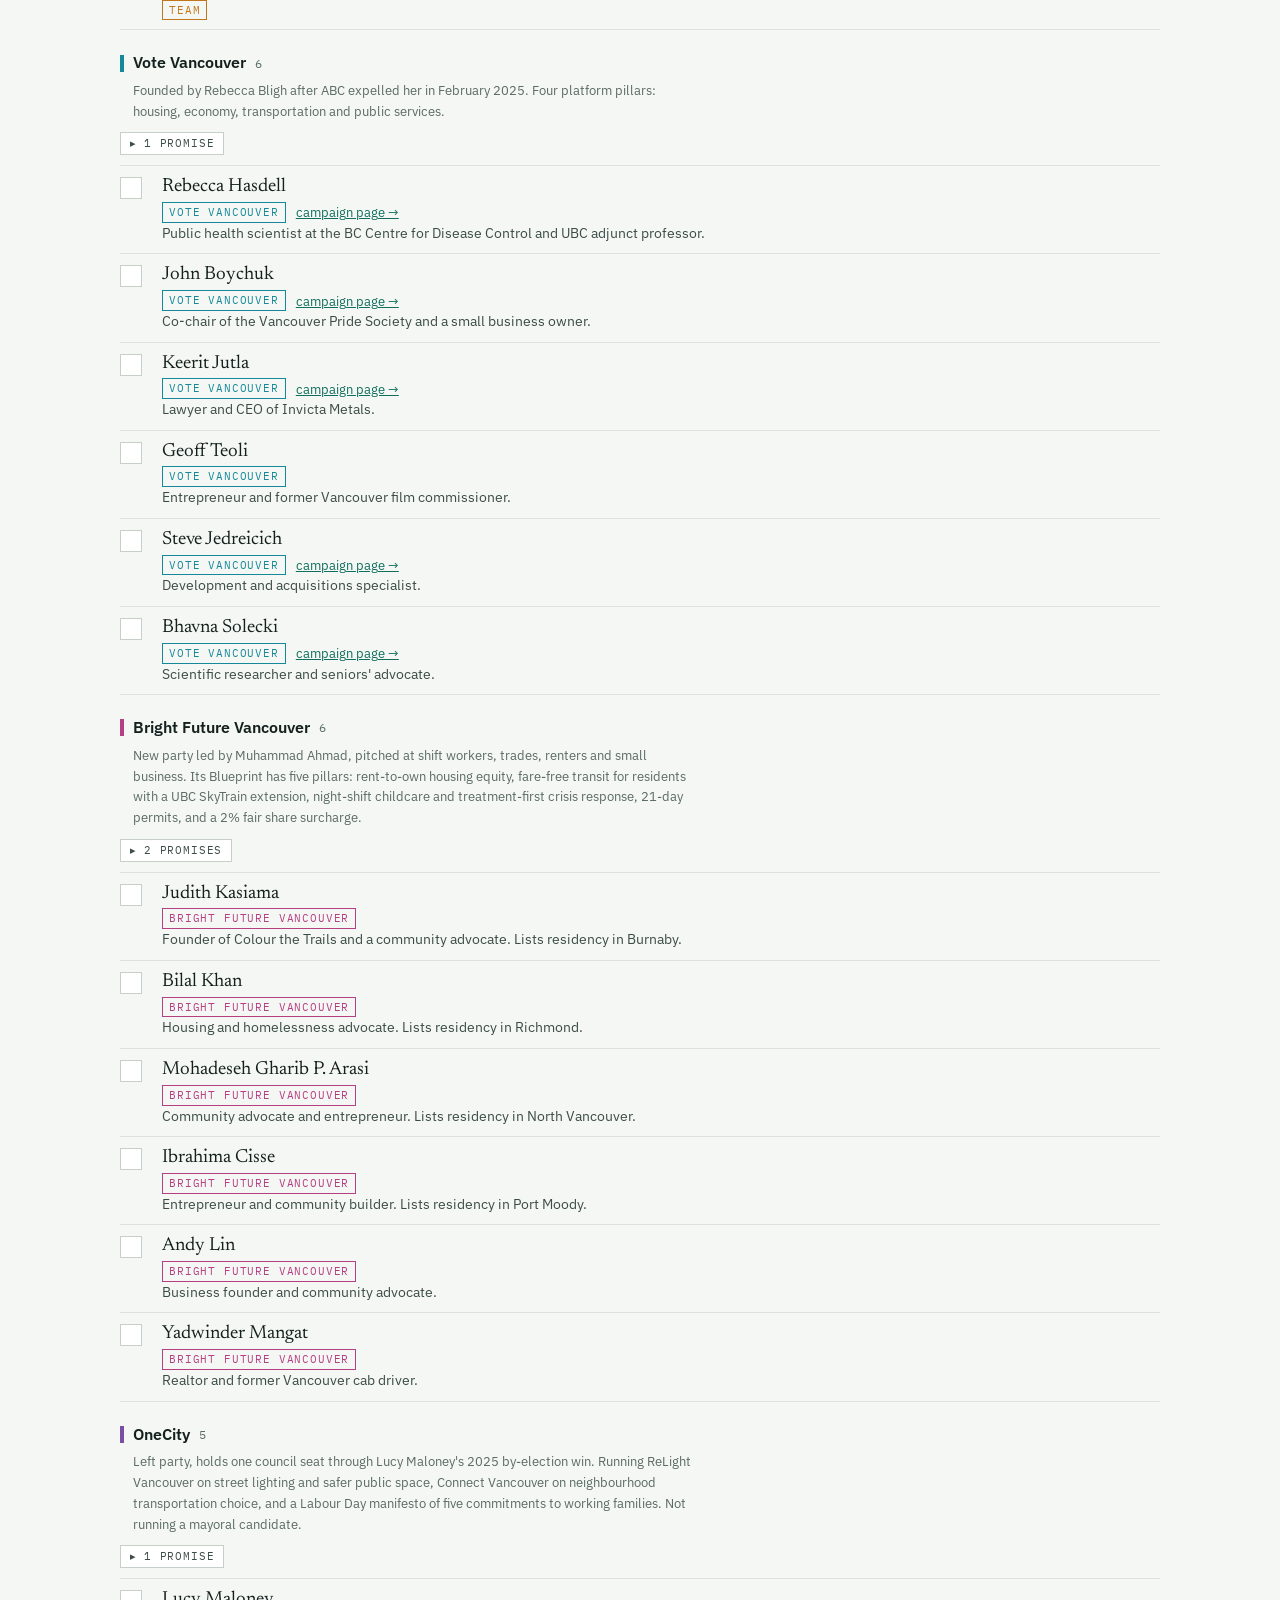
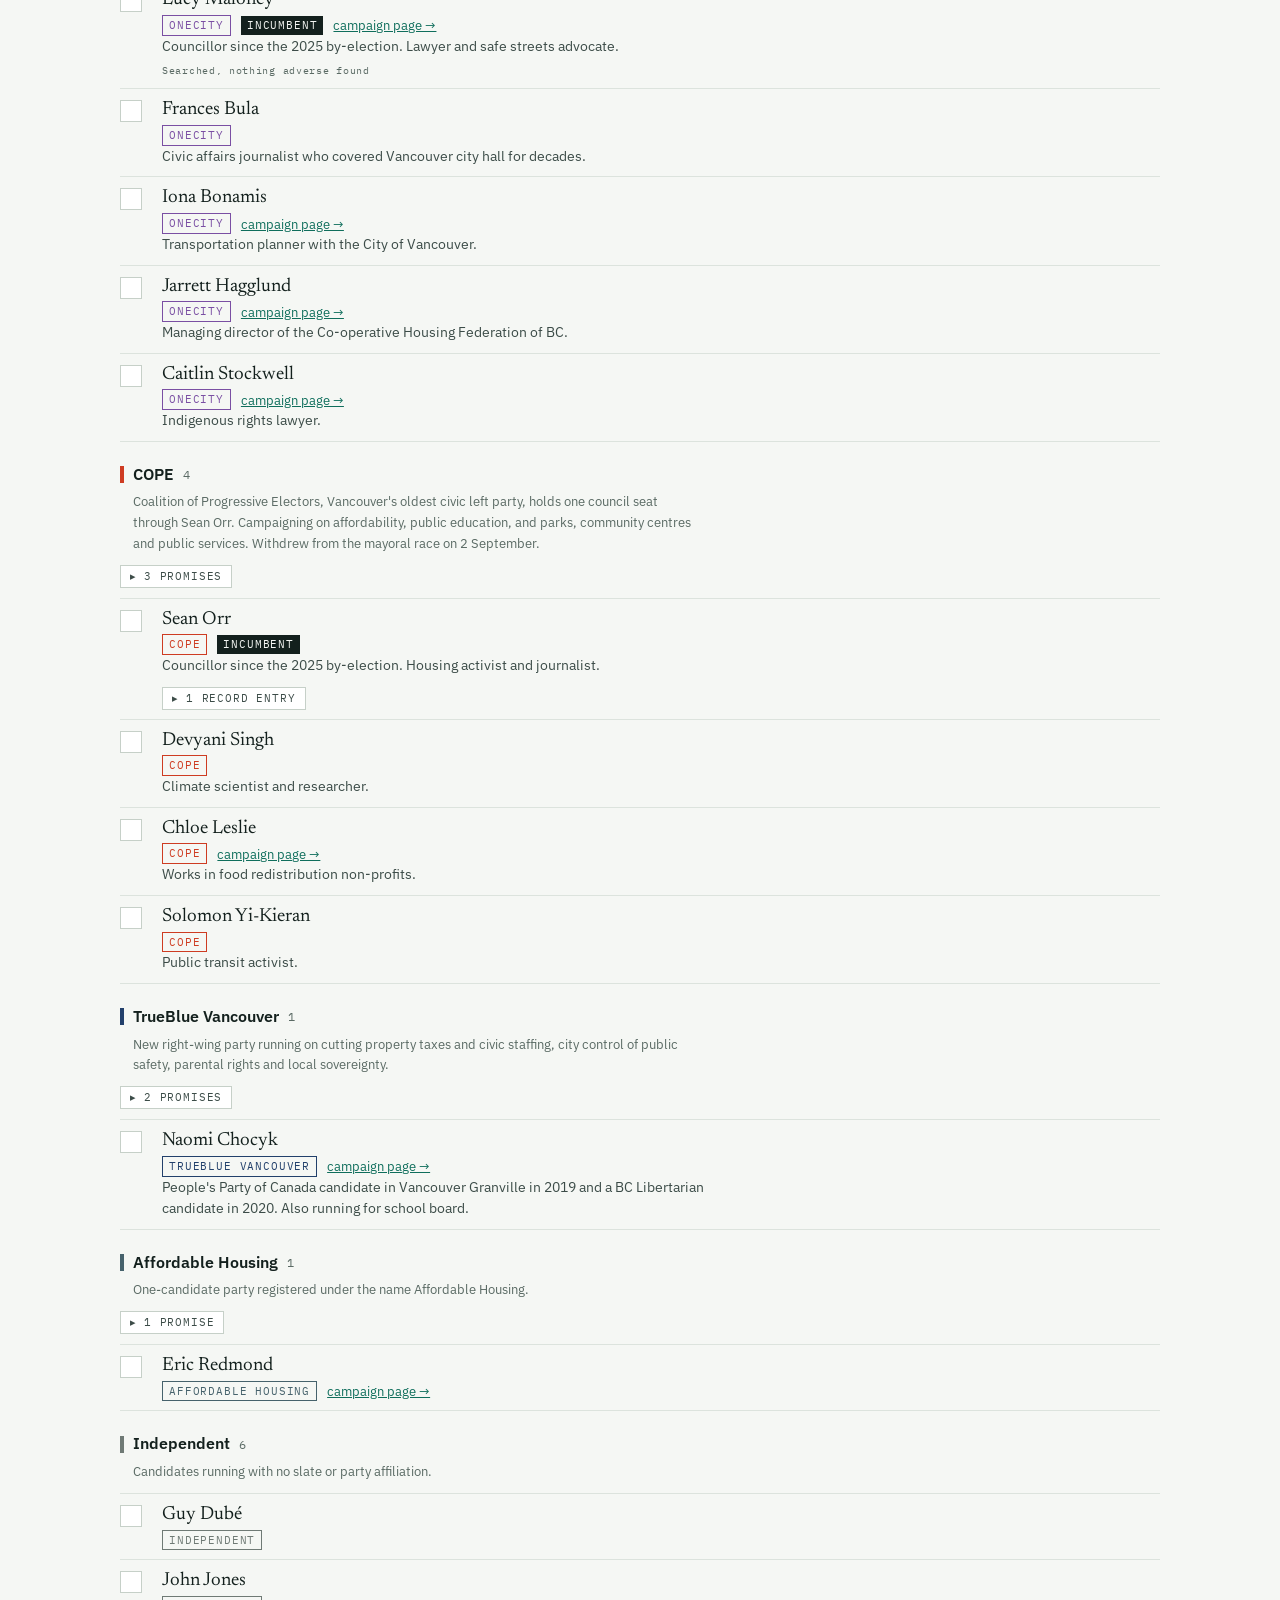
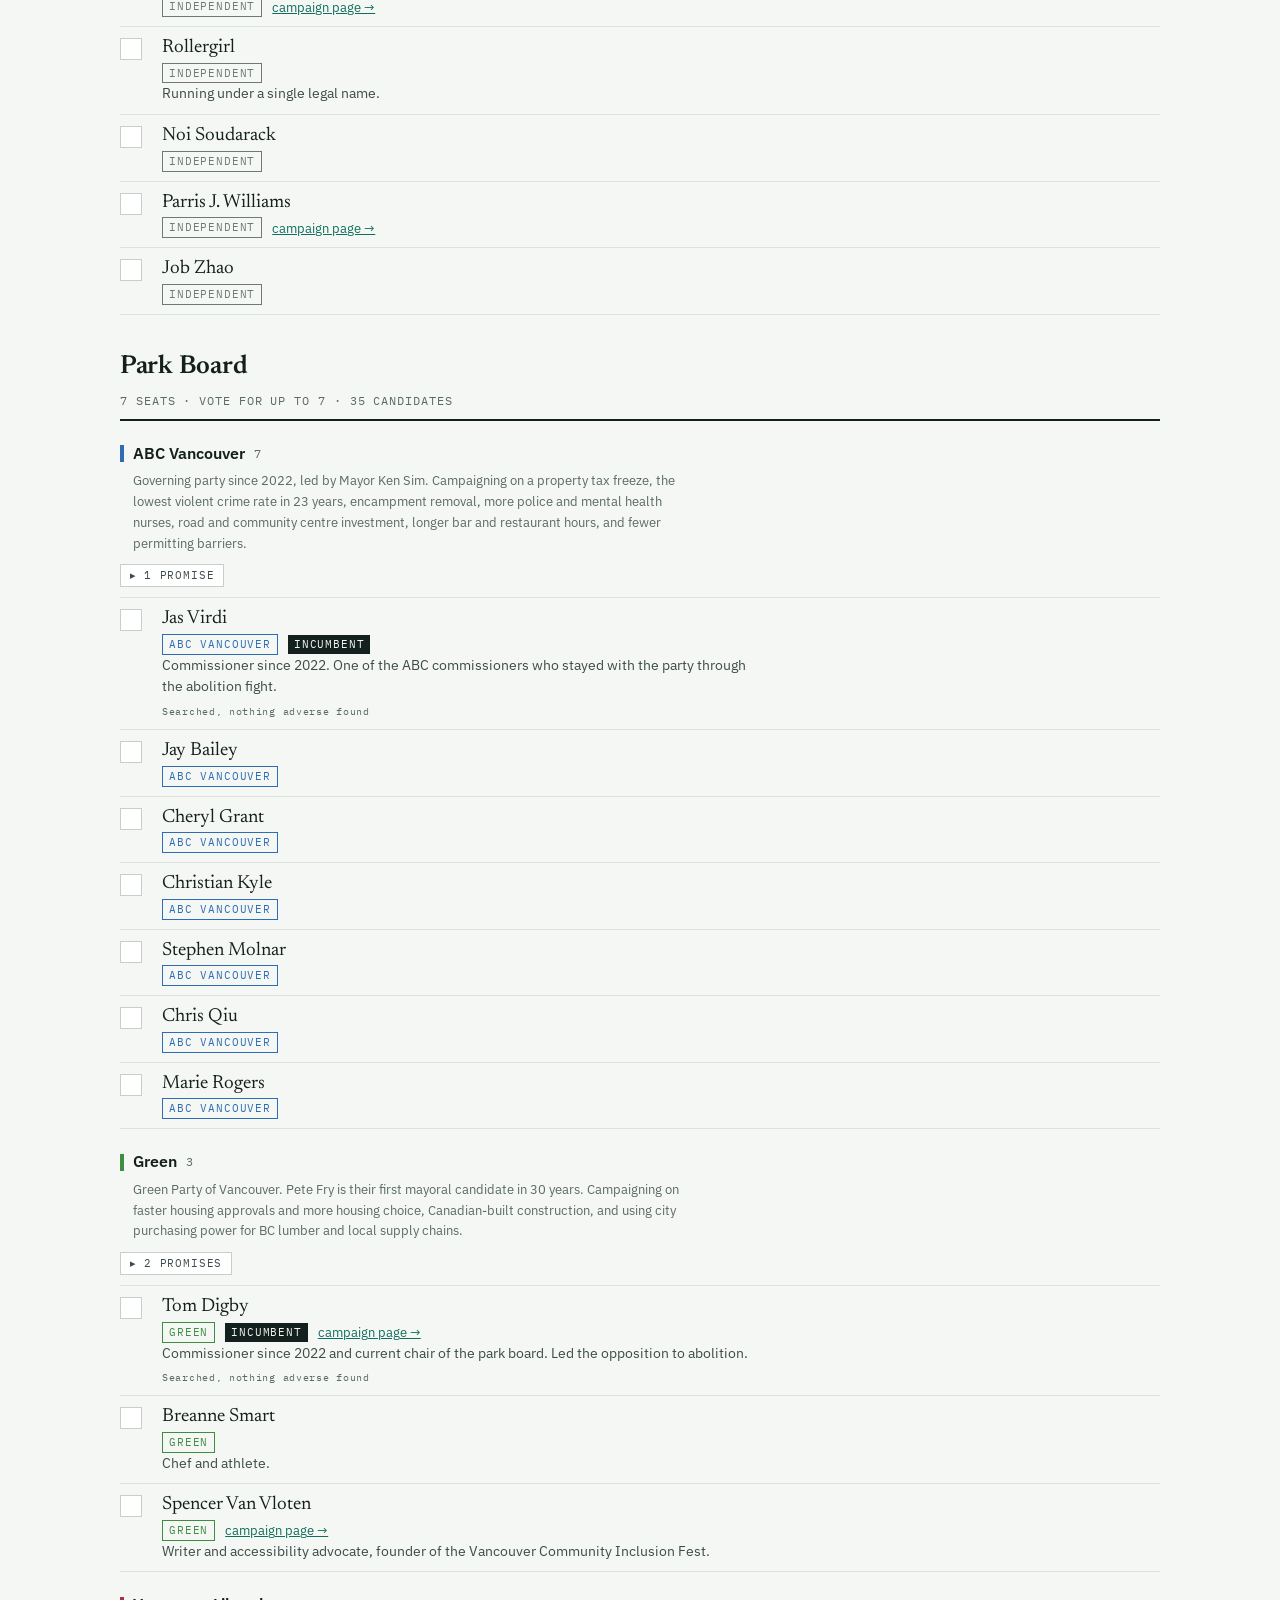
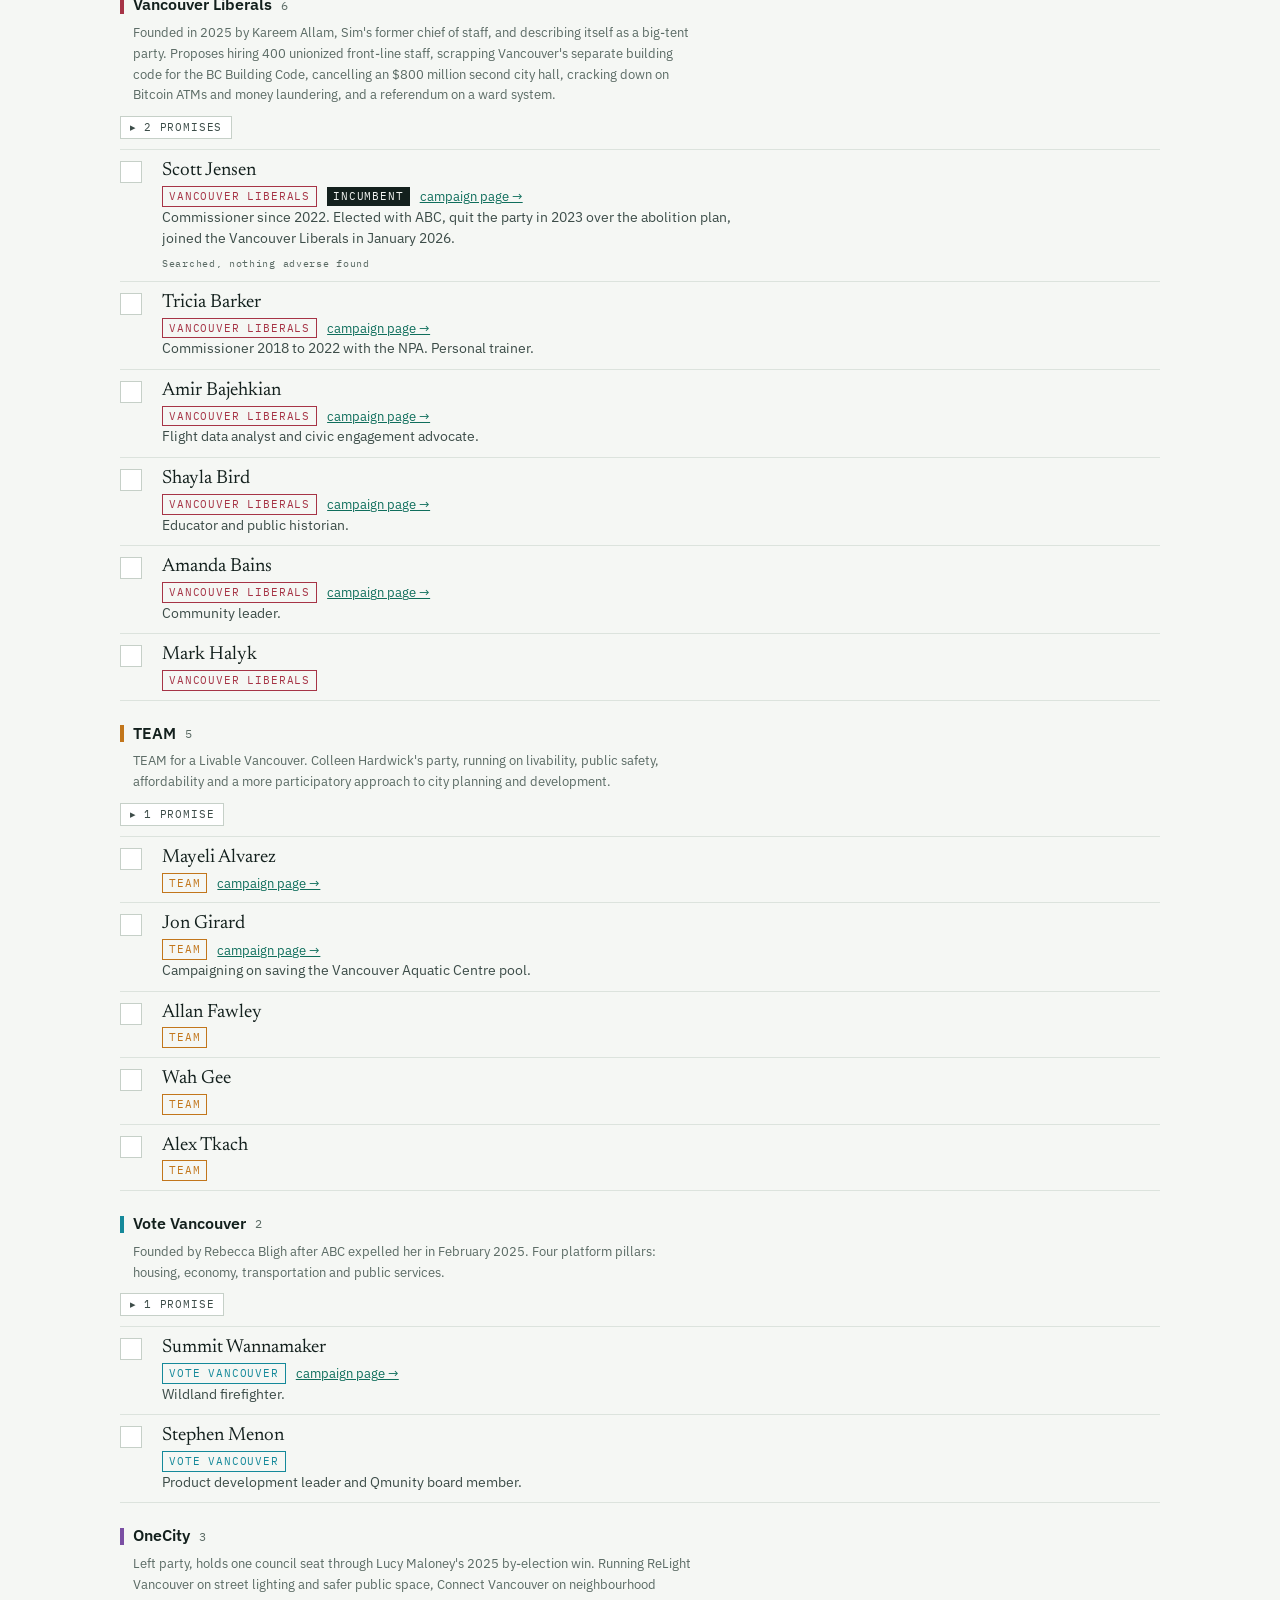
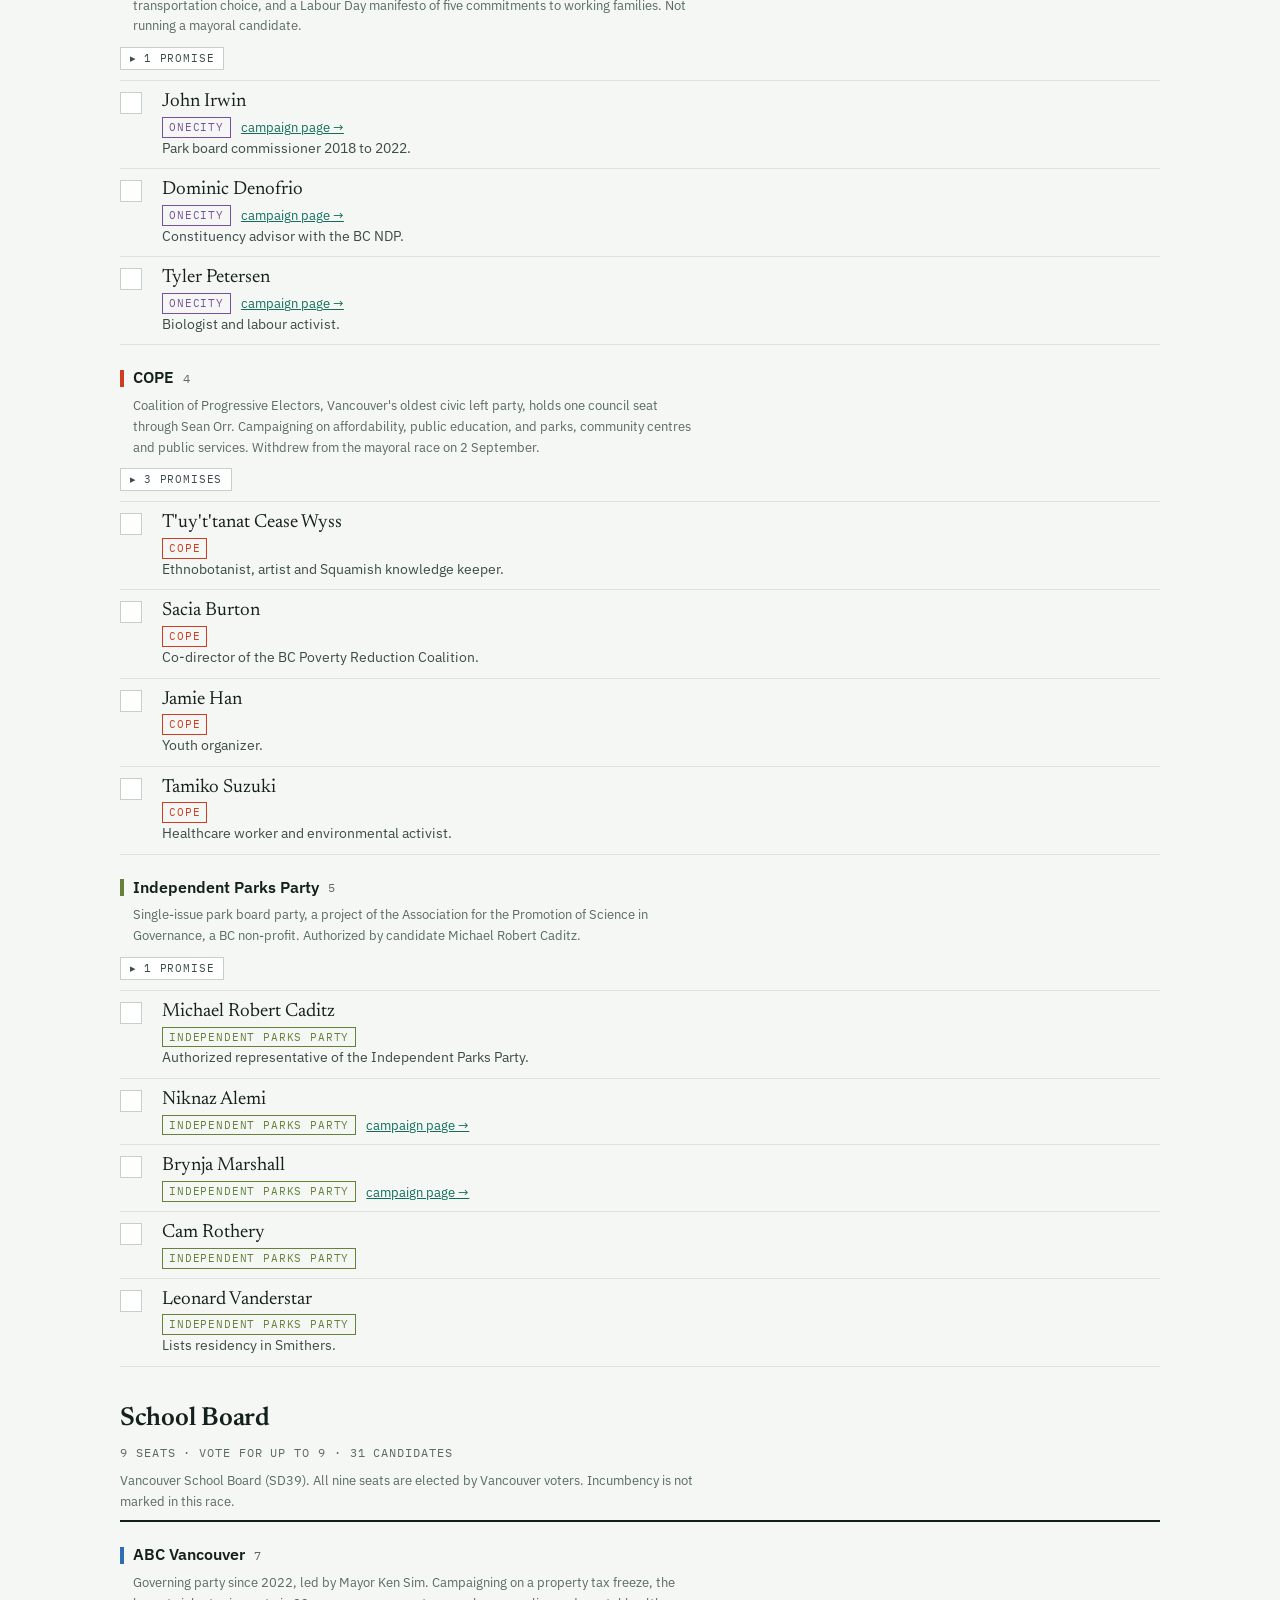
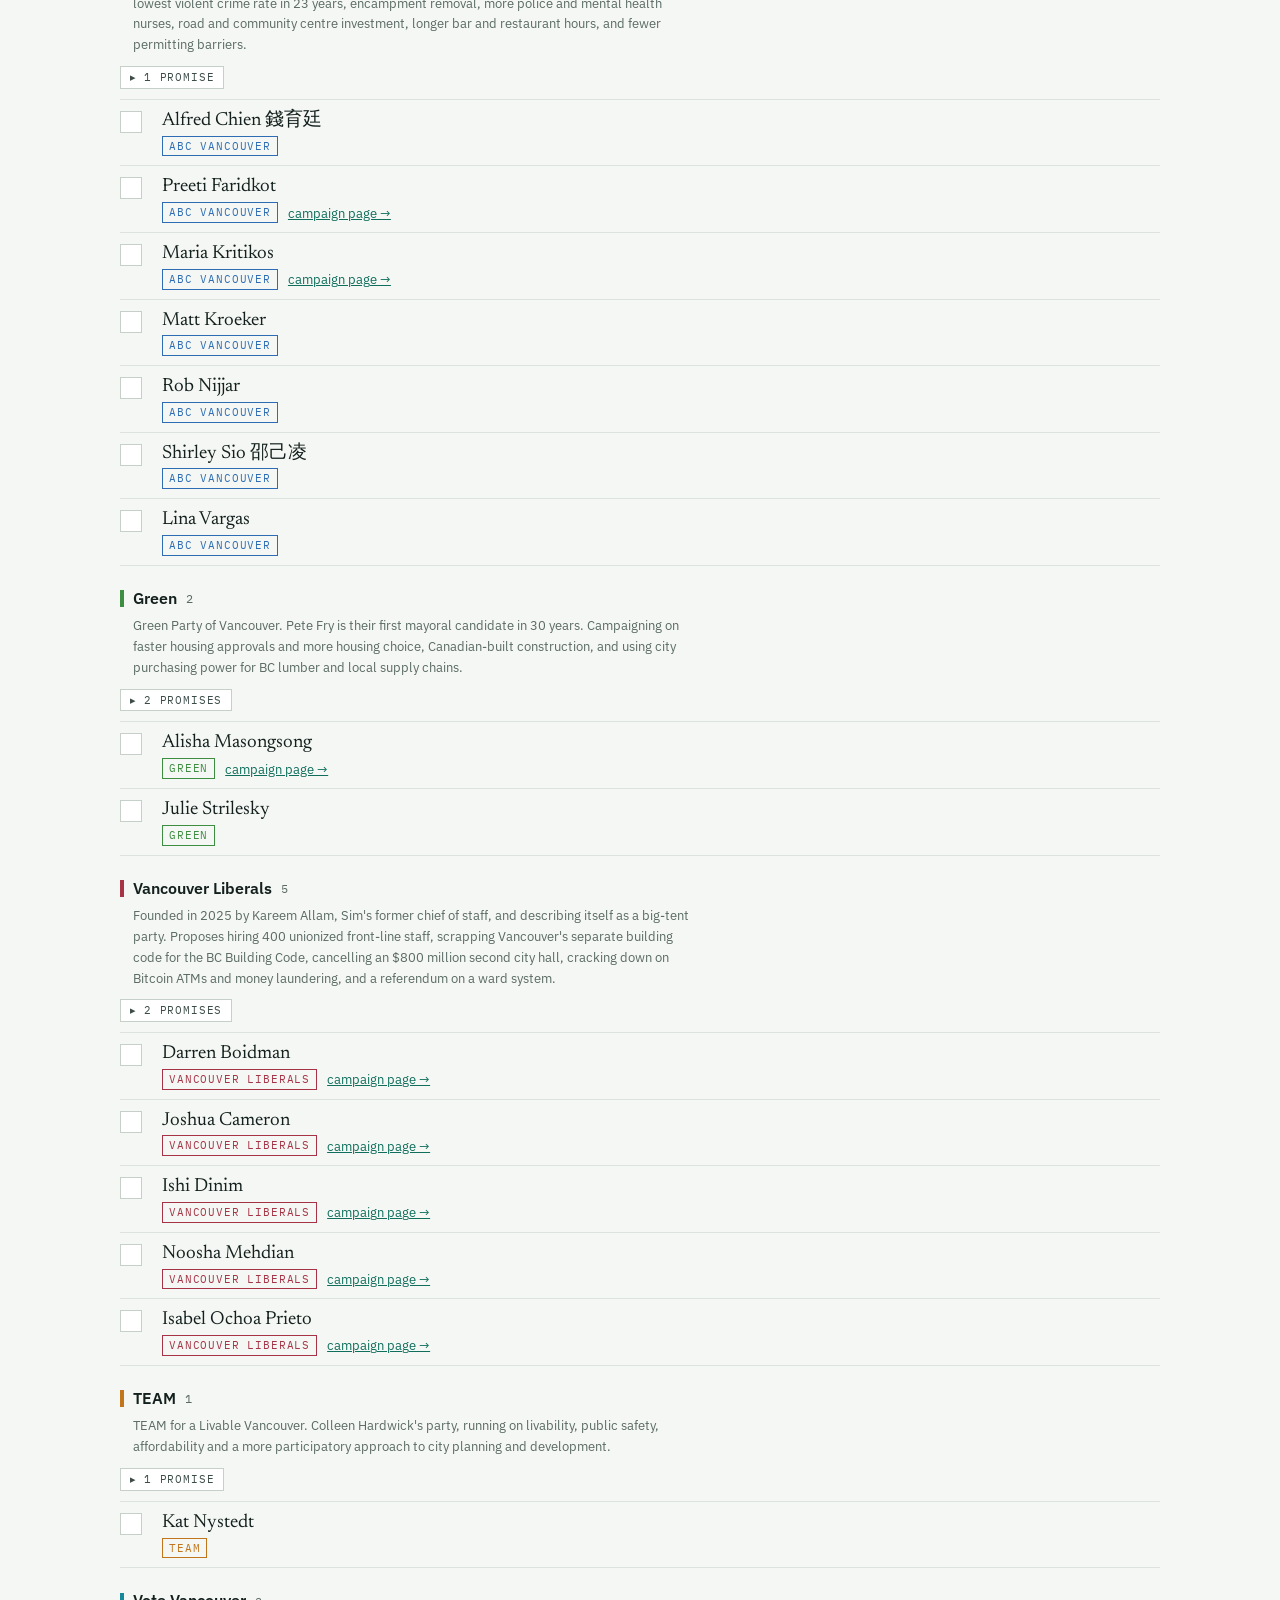
<file: municipal/index.html>
<!doctype html>
<html lang="en">
<head>
<meta charset="utf-8">
<meta name="viewport" content="width=device-width, initial-scale=1, viewport-fit=cover">
<meta name="color-scheme" content="light dark">
<meta name="description" content="Every nominated candidate for mayor, council, park board and school board in seven British Columbia municipalities voting on 17 October 2026.">
<style>
  :root{color-scheme:light dark;padding-top:env(safe-area-inset-top,0px);padding-bottom:env(safe-area-inset-bottom,0px)}
  body{margin:0}
  img{max-width:100%}
  [hidden]{display:none !important}
</style>
<title>BC Ballot 2026: local elections</title>
<link rel="icon" href="data:image/svg+xml,%3Csvg xmlns='http://www.w3.org/2000/svg' viewBox='0 0 32 32'%3E%3Crect width='32' height='32' rx='6' fill='%230F6E5C'/%3E%3Cpath d='M9 16.5l4.5 4.5L23 11' fill='none' stroke='%23fff' stroke-width='3.5' stroke-linecap='round' stroke-linejoin='round'/%3E%3C/svg%3E">
<link rel="preconnect" href="https://fonts.googleapis.com">
<link rel="preconnect" href="https://fonts.gstatic.com" crossorigin>
<link rel="stylesheet" href="https://fonts.googleapis.com/css2?family=Newsreader:ital,opsz,wght@0,6..72,400;0,6..72,600;1,6..72,400&family=IBM+Plex+Sans:wght@400;500;600&family=IBM+Plex+Mono:wght@400;500&display=swap">

<style>
:root{
  --ground:#F5F7F4; --surface:#FFFFFF; --surface-2:#EDF1EC;
  --ink:#13201D; --ink-2:#3C4C48; --muted:#5A6A64;
  --rule:#DCE3DD; --rule-2:#C6D0C8;
  --accent:#0F6E5C; --accent-soft:#E2EFE9; --flag:#A8442B;
  --h0:#2E6DB4;  --h1:#A63446;  --h2:#15899A;  --h3:#C2761B;
  --h4:#3E8E41;  --h5:#7A4FA3;  --h6:#CE3C22;  --h7:#B53F83;
  --h8:#22406B;  --h9:#65813A;  --h10:#46626C; --h11:#8A5A33;
  --h12:#4A4FA8; --h13:#1F6B55; --hind:#6F7A75;
  --shadow:0 1px 2px rgba(19,32,29,.05);
}
@media (prefers-color-scheme: dark){
  :root:not([data-theme="light"]){
    --ground:#0F1513; --surface:#161E1B; --surface-2:#1E2825;
    --ink:#E7EDE9; --ink-2:#BCC8C3; --muted:#8C9A94;
    --rule:#28332F; --rule-2:#36433E;
    --accent:#59C6A6; --accent-soft:#16302A; --flag:#E08063;
    --h0:#6BA3E0;  --h1:#DE8090;  --h2:#4FC3D2;  --h3:#E0A552;
    --h4:#76C179;  --h5:#B18BD8;  --h6:#F0755A;  --h7:#E185BA;
    --h8:#7C9AC8;  --h9:#A3BE6E;  --h10:#88A6B0; --h11:#C89A6A;
    --h12:#9598E0; --h13:#5FBFA0; --hind:#9BA8A2;
    --shadow:0 1px 2px rgba(0,0,0,.35);
  }
}
:root[data-theme="dark"]{
  --ground:#0F1513; --surface:#161E1B; --surface-2:#1E2825;
  --ink:#E7EDE9; --ink-2:#BCC8C3; --muted:#8C9A94;
  --rule:#28332F; --rule-2:#36433E;
  --accent:#59C6A6; --accent-soft:#16302A; --flag:#E08063;
  --h0:#6BA3E0;  --h1:#DE8090;  --h2:#4FC3D2;  --h3:#E0A552;
  --h4:#76C179;  --h5:#B18BD8;  --h6:#F0755A;  --h7:#E185BA;
  --h8:#7C9AC8;  --h9:#A3BE6E;  --h10:#88A6B0; --h11:#C89A6A;
  --h12:#9598E0; --h13:#5FBFA0; --hind:#9BA8A2;
  --shadow:0 1px 2px rgba(0,0,0,.35);
}

*{box-sizing:border-box}
.vh{position:absolute;width:1px;height:1px;margin:-1px;padding:0;overflow:hidden;
  clip:rect(0 0 0 0);clip-path:inset(50%);white-space:nowrap;border:0}
.skip{position:absolute;left:-9999px;top:0;z-index:100;background:var(--ink);color:var(--ground);
  padding:12px 18px;font-size:16px;text-decoration:none}
.skip:focus{left:0}
body{background:var(--ground);color:var(--ink);font-family:"IBM Plex Sans","Helvetica Neue",Arial,sans-serif;font-size:16px;line-height:1.6;-webkit-font-smoothing:antialiased}
.wrap{max-width:1080px;margin:0 auto;padding-inline:20px;padding-block:0}
h1,h2,h3{font-family:Newsreader,Georgia,"Times New Roman",serif;font-weight:600;text-wrap:balance;margin:0}
p{margin:0}
a{color:var(--accent)}
a:focus-visible,button:focus-visible,input:focus-visible,summary:focus-visible{outline:3px solid var(--accent);outline-offset:2px;border-radius:2px}

.masthead{border-bottom:1px solid var(--rule-2);background:var(--surface)}
.masthead .wrap{padding-block:32px 16px}
.home{display:inline-block;margin-bottom:14px;font-size:13px;text-decoration:none}
.home:hover{text-decoration:underline}
.kicker{font-family:"IBM Plex Mono",ui-monospace,monospace;font-size:11px;letter-spacing:.14em;text-transform:uppercase;color:var(--muted)}
h1{font-size:clamp(32px,5.6vw,50px);line-height:1.02;letter-spacing:-.015em;margin-top:10px}
h1 em{font-style:italic;color:var(--accent)}
.standfirst{margin-top:13px;max-width:62ch;color:var(--ink-2);font-size:16px}
.subnote{margin-top:9px;max-width:62ch;font-size:13.5px;color:var(--muted)}
.countdown{display:flex;flex-wrap:wrap;gap:6px 16px;margin-top:18px;align-items:baseline}
.countdown b{font-family:"IBM Plex Mono",monospace;font-size:25px;font-weight:500;color:var(--flag)}
.countdown span{font-size:13px;color:var(--muted)}

.provisional{margin-top:16px;max-width:70ch;font-size:13.5px;color:var(--ink);
  background:var(--accent-soft);border-left:3px solid var(--flag);padding:10px 14px}

/* jurisdiction tabs */
.jtabs{display:flex;flex-wrap:wrap;gap:5px;margin-top:22px}
.jtab{appearance:none;flex:0 0 auto;font:inherit;font-size:13.5px;padding:8px 14px;border:1px solid var(--rule-2);background:var(--surface-2);color:var(--ink-2);cursor:pointer;white-space:nowrap}
.jtab[aria-pressed="true"]{background:var(--ink);color:var(--ground);border-color:var(--ink);font-weight:600}
.jtab:hover[aria-pressed="false"]{border-color:var(--ink-2);color:var(--ink)}

.controls{position:sticky;top:env(safe-area-inset-top,0px);z-index:20;background:var(--ground);
  border-bottom:1px solid var(--rule-2);box-shadow:var(--shadow);
  will-change:transform,opacity;backface-visibility:hidden;
  transform:translate3d(0,0,0);opacity:1;
  /* Coming back: a long, strongly decelerating curve. The bar is fully off-screen
     when hidden, so only the final approach is visible. A hard ease-out spends most
     of the time on that last stretch, which is what stops it reading as a pop. */
  transition:transform .55s cubic-bezier(.05,.7,.1,1), opacity .4s ease-out}
.controls.hide{
  transform:translate3d(0,-102%,0);opacity:0;
  /* Leaving: quick and accelerating, so it gets out of the way. */
  transition:transform .2s cubic-bezier(.55,.06,.68,.19), opacity .16s ease-in}
/* Motion-sensitive users get a cross-fade rather than an instant jump. */
@media (prefers-reduced-motion:reduce){
  .controls{transform:none;transition:opacity .2s ease}
  .controls.hide{transform:none;opacity:0;transition:opacity .2s ease;pointer-events:none}
}
.controls .wrap{padding-block:12px}
.ctl-row{display:flex;flex-wrap:wrap;gap:10px;align-items:center}
.seg{display:inline-flex;border:1px solid var(--rule-2);background:var(--surface);overflow:hidden}
.seg button{appearance:none;border:0;background:transparent;color:var(--ink-2);font:inherit;font-size:13.5px;padding:7px 14px;cursor:pointer;border-right:1px solid var(--rule)}
.seg button:last-child{border-right:0}
.seg button[aria-pressed="true"]{background:var(--accent);color:#fff}
.seg button[hidden]{display:none}
input[type="search"]{flex:1 1 170px;min-width:0;font:inherit;font-size:13.5px;padding:7px 11px;border:1px solid var(--rule-2);background:var(--surface);color:var(--ink)}
.mini{appearance:none;border:1px solid var(--rule-2);background:var(--surface);color:var(--ink-2);font:inherit;font-size:13px;padding:7px 12px;cursor:pointer}
.mini[aria-pressed="true"]{background:var(--flag);border-color:var(--flag);color:#fff}
.mini.arm{background:var(--flag);border-color:var(--flag);color:#fff}
#filterpanel{margin-top:10px}
.parties{display:flex;flex-wrap:wrap;gap:6px}
.pchip,.bychip{appearance:none;font:inherit;font-size:12px;padding:3px 9px;border:1px solid var(--rule-2);background:var(--surface);color:var(--ink-2);cursor:pointer;display:inline-flex;align-items:center;gap:6px}
.pchip .dot,.bychip .dot{width:8px;height:8px;border-radius:50%;background:var(--pc,var(--hind));flex:none}
.pchip[aria-pressed="true"],.bychip[aria-pressed="true"]{background:var(--accent-soft);border-color:var(--accent);color:var(--ink)}

main .wrap{padding-block:28px 10px}

/* at a glance */
.byparty{margin-bottom:18px;padding:13px 15px;border:1px solid var(--rule-2);background:var(--surface)}
.byparty h2{font-family:"IBM Plex Sans",sans-serif;font-size:16px;font-weight:600}
.byparty .sub{margin:3px 0 10px;font-size:13px;color:var(--muted)}
.bypres{margin-top:12px;padding-top:4px;border-top:1px solid var(--rule)}
.bypres > p{margin-top:8px;font-size:14px;color:var(--ink-2);max-width:74ch}
.bypres h3{margin-top:14px;font-family:"IBM Plex Mono",monospace;font-size:10px;letter-spacing:.11em;text-transform:uppercase;color:var(--muted);font-weight:400}
.bypres ul{list-style:none;margin:4px 0 0;padding:0}
.bypres li{display:flex;flex-wrap:wrap;gap:4px 12px;padding:5px 0;border-bottom:1px solid var(--rule);font-size:14px}
.bypres .bypj{appearance:none;border:0;background:none;padding:0;font:inherit;color:var(--accent);text-decoration:underline;cursor:pointer;text-align:left;min-width:22ch}
.bypres .none{color:var(--muted)}
.glance{border:1px solid var(--rule-2);background:var(--surface)}
.glance-top{display:grid;grid-template-columns:repeat(auto-fit,minmax(140px,1fr));gap:1px;background:var(--rule)}
.gcell{background:var(--surface-2);padding:12px 15px}
.gcell .t-lab{font-family:"IBM Plex Mono",monospace;font-size:10px;letter-spacing:.12em;text-transform:uppercase;color:var(--muted)}
.gcell .t-num{font-family:"IBM Plex Mono",monospace;font-size:21px;font-variant-numeric:tabular-nums;margin-top:5px}
.gcell .t-sub{font-size:12px;color:var(--muted);margin-top:1px}
.glance-body{padding:15px}
.glance-body p{color:var(--ink-2);max-width:74ch}
.glance-body p + p{margin-top:10px}
.dates{margin-top:12px;padding-top:12px;border-top:1px solid var(--rule);font-size:13px;color:var(--ink-2);display:flex;flex-wrap:wrap;gap:4px 22px}
.dates b{font-family:"IBM Plex Mono",monospace;font-size:10px;letter-spacing:.11em;text-transform:uppercase;color:var(--muted);font-weight:400;display:block}

.racehead{margin-top:32px;padding-bottom:8px;border-bottom:2px solid var(--ink)}
.racehead h2{font-size:26px;letter-spacing:-.01em}
.racenote{font-size:13px;color:var(--muted);margin-top:8px;max-width:72ch;font-family:"IBM Plex Sans",sans-serif;letter-spacing:0;text-transform:none}
.racehead .rmeta{font-family:"IBM Plex Mono",monospace;font-size:11.5px;letter-spacing:.08em;text-transform:uppercase;color:var(--muted);margin-top:4px}

.pgroup{margin-top:20px}
.pgroup h3{font-size:16px;display:flex;align-items:center;gap:9px;font-family:"IBM Plex Sans",sans-serif;font-weight:600}
.pgroup h3 .bar{width:4px;height:17px;background:var(--pc);flex:none}
.pgroup h3 .cnt{font-family:"IBM Plex Mono",monospace;font-weight:400;font-size:12px;color:var(--muted);letter-spacing:.06em}
.pnote{font-size:13px;color:var(--muted);margin:5px 0 0 13px;max-width:70ch}
.aboutp{appearance:none;border:0;background:none;padding:0;margin:4px 0 0 13px;font:inherit;font-size:13px;color:var(--accent);text-decoration:underline;cursor:pointer}
.byparty,.pgroup{scroll-margin-top:110px}
.bypres .pnote{margin:10px 0 0;font-size:14px;color:var(--ink-2)}
.bypres details.rec{margin-top:8px}

ul.cands{list-style:none;margin:10px 0 0;padding:0;border-top:1px solid var(--rule)}
li.cand{display:grid;grid-template-columns:30px 1fr;gap:0 12px;align-items:start;padding:9px 4px 9px 0;border-bottom:1px solid var(--rule)}
li.cand.hide{display:none}
.mark{appearance:none;width:22px;height:22px;margin-top:2px;border:1.5px solid var(--rule-2);background:var(--surface);cursor:pointer;color:transparent;font-size:14px;line-height:1;display:flex;align-items:center;justify-content:center;padding:0}
.mark[aria-pressed="true"]{background:var(--ink);border-color:var(--ink);color:var(--ground)}
.cand .nm{font-family:Newsreader,Georgia,serif;font-size:19px;line-height:1.25}
.cand .row2{display:flex;flex-wrap:wrap;gap:6px 10px;align-items:center;margin-top:3px}
.tag{font-family:"IBM Plex Mono",monospace;font-size:10.5px;letter-spacing:.08em;text-transform:uppercase;padding:1px 6px;border:1px solid var(--pc);color:var(--pc)}
.inc{font-family:"IBM Plex Mono",monospace;font-size:10.5px;letter-spacing:.08em;text-transform:uppercase;padding:1px 6px;background:var(--ink);color:var(--ground)}
.sit{font-family:"IBM Plex Mono",monospace;font-size:10.5px;letter-spacing:.08em;text-transform:uppercase;padding:1px 6px;border:1px dashed var(--ink-2);color:var(--ink-2)}
.cand .bio{font-size:13.5px;color:var(--ink-2);max-width:74ch}
.cand .lnk{font-size:12.5px}
.empty{padding:26px 0;color:var(--muted);font-size:14px}
.elsewhere{display:flex;flex-wrap:wrap;gap:7px;align-items:center;margin-top:11px;color:var(--ink-2)}
.rmark{color:var(--accent)}
.rmark.over{color:var(--flag);font-weight:600}

.section{margin-top:48px;padding-top:26px;border-top:1px solid var(--rule-2)}
.section[hidden]{display:none}
.section h2{font-size:24px;letter-spacing:-.01em}
.section > p,.section li{max-width:68ch}
.section p{margin-top:12px;color:var(--ink-2)}
.section h3{font-size:17px;margin-top:22px;font-family:"IBM Plex Sans",sans-serif;font-weight:600}
.section ul{margin:12px 0 0;padding-left:20px;color:var(--ink-2)}
.section li{margin-top:7px}

#roster{margin-bottom:26px}
details.section{margin-top:12px;padding-top:0;border:1px solid var(--rule);background:var(--surface)}
details.section > summary{list-style:none;cursor:pointer;display:flex;align-items:center;gap:11px;padding:15px 18px}
details.section > summary::-webkit-details-marker{display:none}
details.section > summary:hover h2{color:var(--accent)}
details.section > summary h2{font-size:19px;margin:0;flex:1}
details.section > summary .chev{flex:none;color:var(--muted);transition:transform .15s}
details.section[open] > summary{border-bottom:1px solid var(--rule)}
details.section[open] > summary .chev{transform:rotate(90deg)}
details.section > :not(summary){margin-left:18px;margin-right:18px}
details.section > summary + *{margin-top:16px}
details.section[open]{padding-bottom:18px}
@media (prefers-reduced-motion:reduce){details.section > summary .chev{transition:none}}

.qbox{border-left:3px solid var(--flag);background:var(--surface);padding:14px 16px;margin-top:14px}
.qbox .qn{font-family:"IBM Plex Mono",monospace;font-size:10.5px;letter-spacing:.1em;text-transform:uppercase;color:var(--muted)}
.qbox blockquote{margin:6px 0 0;font-family:Newsreader,Georgia,serif;font-size:17px;line-height:1.4;color:var(--ink)}
.qbox .qs{font-size:12.5px;color:var(--muted);margin-top:8px}

.tblwrap{overflow-x:auto;margin-top:14px;border:1px solid var(--rule)}
table{border-collapse:collapse;width:100%;min-width:480px;font-size:13.5px;background:var(--surface)}
th,td{text-align:left;padding:8px 12px;border-bottom:1px solid var(--rule)}
th{font-family:"IBM Plex Mono",monospace;font-size:10.5px;letter-spacing:.09em;text-transform:uppercase;color:var(--muted);background:var(--surface-2)}
td.n{font-family:"IBM Plex Mono",monospace;font-variant-numeric:tabular-nums;text-align:right}
tr:last-child td{border-bottom:0}

.callout{background:var(--accent-soft);border:1px solid var(--accent);padding:14px 16px;margin-top:16px}
.callout strong{color:var(--ink)}
.callout p{margin-top:6px}
.callout p:first-child{margin-top:0}

footer{margin-top:48px;border-top:1px solid var(--rule-2);background:var(--surface)}
footer .wrap{padding-block:24px 40px}
footer h3{font-family:"IBM Plex Sans",sans-serif;font-size:13px;font-weight:600}
footer ul{list-style:none;margin:10px 0 0;padding:0;columns:2;column-gap:28px}
footer li{font-size:13px;margin-bottom:6px;break-inside:avoid}
footer .fine{font-size:12px;color:var(--muted);margin-top:18px;max-width:72ch}

#floatbar{position:fixed;right:16px;bottom:calc(20px + env(safe-area-inset-bottom,0px));z-index:30;
  display:flex;flex-direction:column;align-items:flex-end;gap:7px;pointer-events:none}
.fbtn{pointer-events:auto;appearance:none;cursor:pointer;padding:0;
  width:44px;height:44px;display:flex;align-items:center;justify-content:center;
  border:1px solid var(--rule-2);background:var(--surface);color:var(--ink-2);
  box-shadow:0 2px 10px rgba(19,32,29,.14)}
.fbtn svg{width:20px;height:20px;display:block}
.fbtn:hover{border-color:var(--ink-2);color:var(--ink)}
@media print{#floatbar{display:none !important}}
body.showcard #floatbar{display:none}

/* record + promise disclosures */
details.rec{margin-top:7px}
details.rec > summary{list-style:none;cursor:pointer;display:inline-flex;align-items:center;gap:7px;
  font-family:"IBM Plex Mono",monospace;font-size:10.5px;letter-spacing:.08em;text-transform:uppercase;
  color:var(--ink-2);border:1px solid var(--rule-2);background:var(--surface);padding:2px 9px}
details.rec > summary::-webkit-details-marker{display:none}
details.rec > summary:hover{border-color:var(--ink-2)}
details.rec > summary .chev{transition:transform .15s}
details.rec[open] > summary .chev{transform:rotate(90deg)}
.recbody{margin-top:9px;border-left:2px solid var(--rule-2);padding:2px 0 2px 13px;max-width:78ch}
.subhead{font-family:"IBM Plex Mono",monospace;font-size:10px;letter-spacing:.13em;text-transform:uppercase;
  color:var(--muted);padding:10px 0 2px;border-bottom:1px solid var(--rule-2);margin-bottom:2px}
.subhead:first-child{padding-top:2px}
.entry{padding:8px 0;border-bottom:1px dotted var(--rule)}
.entry:last-child{border-bottom:0}
.etags{display:flex;flex-wrap:wrap;gap:5px;align-items:center}
.etype{font-family:"IBM Plex Mono",monospace;font-size:9.5px;letter-spacing:.09em;text-transform:uppercase;padding:1px 6px;color:#fff;background:var(--et,var(--hind))}
.elabel{font-family:"IBM Plex Mono",monospace;font-size:9.5px;letter-spacing:.09em;text-transform:uppercase;padding:1px 6px;border:1px solid var(--rule-2);color:var(--muted)}
.edate{font-family:"IBM Plex Mono",monospace;font-size:10.5px;color:var(--muted)}
.etext{font-size:13.5px;color:var(--ink-2);margin-top:5px}
.esrc{font-size:12px;margin-top:4px}
.pstat{font-family:"IBM Plex Mono",monospace;font-size:9.5px;letter-spacing:.09em;text-transform:uppercase;padding:1px 6px;color:#fff;background:var(--ps,var(--hind))}
.nosearch{font-family:"IBM Plex Mono",monospace;font-size:10px;letter-spacing:.07em;color:var(--muted);margin-top:6px}
.pgroup .recbody{margin-left:13px}
@media print{ details.rec{display:none !important} }

/* ballot card + print */
#ballotcard{padding-block:26px 60px}
.cardhead{display:flex;flex-wrap:wrap;gap:10px;align-items:baseline;justify-content:space-between;border-bottom:2px solid var(--ink);padding-bottom:10px}
.cardhead h2{font-size:27px}
.cardactions{display:flex;gap:8px}
.cardmeta{font-family:"IBM Plex Mono",monospace;font-size:11px;letter-spacing:.09em;text-transform:uppercase;color:var(--muted);margin-top:10px}
.cj{margin-top:26px;break-inside:avoid}
.cj h3{font-family:Newsreader,Georgia,serif;font-size:21px;border-bottom:1px solid var(--rule-2);padding-bottom:5px}
.cjdates{font-size:12.5px;color:var(--muted);margin-top:6px}
.cr{margin-top:14px;break-inside:avoid}
.cr .crh{font-family:"IBM Plex Mono",monospace;font-size:10.5px;letter-spacing:.1em;text-transform:uppercase;color:var(--muted)}
.cr ul{list-style:none;margin:6px 0 0;padding:0}
.cr li{display:flex;gap:9px;align-items:baseline;padding:4px 0;border-bottom:1px dotted var(--rule)}
.cr .box{flex:none;width:13px;height:13px;border:1.2px solid var(--ink-2);display:inline-block;position:relative;top:2px}
.cr .cn{font-family:Newsreader,Georgia,serif;font-size:17px}
.cr .cp{font-family:"IBM Plex Mono",monospace;font-size:10.5px;letter-spacing:.07em;text-transform:uppercase;color:var(--muted)}
.warn{color:var(--flag);font-size:13px;margin-top:6px}
.cardfoot{margin-top:30px;padding-top:14px;border-top:1px solid var(--rule-2);font-size:12px;color:var(--muted);max-width:74ch}
.cardempty{margin-top:24px;color:var(--muted)}

body.showcard .masthead,body.showcard .controls,body.showcard main,body.showcard footer{display:none}

@media print{
  .masthead,.controls,main,footer,.cardactions{display:none !important}
  #ballotcard{display:block !important;padding:0}
  .wrap{max-width:none;padding-inline:0}
  body{background:#fff;color:#000;font-size:12pt}
  .cardhead{border-bottom:2px solid #000}
  .cr .box{border-color:#000}
  .cj{page-break-inside:avoid}
  a{color:#000;text-decoration:none}
}

@media (max-width:820px){
  body{font-size:18px;line-height:1.65}
  .wrap{padding-inline:16px}

  h1{font-size:clamp(34px,9vw,46px)}
  .home{font-size:16px;padding:6px 0}
  .standfirst{font-size:19px}
  .subnote{font-size:17px}
  .provisional{font-size:17px;padding:14px 16px}
  .countdown b{font-size:32px}
  .countdown span{font-size:17px}

  .jtabs{gap:6px}
  .jtab{font-size:17px;padding:12px 16px;min-height:48px}

  input[type="search"]{font-size:17px;padding:13px 14px;flex:1 1 100%;min-height:48px}
  /* Five race buttons need ~520px at this type size; a 360px phone has ~328px, and the
     joined-segment box clips the overflow. Break the row into wrapping chips instead,
     matching .pchip/.mini on the same bar. No nth-child maths, so a hidden button
     (Park Board outside Vancouver) costs nothing. */
  .seg{flex:1 1 100%;flex-wrap:wrap;gap:6px;border:0;background:transparent;overflow:visible}
  .seg button{font-size:17px;padding:12px 16px;min-height:48px;flex:1 1 auto;
    border:1px solid var(--rule-2);background:var(--surface)}
  .seg button:last-child{border-right:1px solid var(--rule-2)}
  .seg button[aria-pressed="true"]{border-color:var(--accent)}
  .mini{font-size:17px;padding:12px 16px;min-height:48px}
  .pchip{font-size:16px;padding:10px 14px;min-height:44px}

  .gcell{padding:14px 16px}
  .gcell .t-lab{font-size:12px}
  .gcell .t-num{font-size:28px}
  .gcell .t-sub{font-size:16px}
  .glance-body p{font-size:17.5px}
  .dates{font-size:16.5px;gap:8px 20px}
  .dates b{font-size:12px}

  .racehead h2{font-size:28px}
  .racehead .rmeta{font-size:14px}
  .racenote{font-size:16.5px}
  .pgroup h3{font-size:19px}
  .pgroup h3 .cnt{font-size:15px}
  .pnote{font-size:16.5px}

  li.cand{grid-template-columns:34px 1fr;gap:0 13px;padding:15px 4px 15px 0}
  .mark{width:30px;height:30px;font-size:19px}
  .cand .nm{font-size:24px;line-height:1.2}
  .cand .row2{gap:8px 12px;margin-top:6px}
  .cand .bio{font-size:17px}
  .cand .lnk{font-size:16px}
  .tag,.inc,.sit{font-size:13px;padding:3px 9px}
  .nosearch{font-size:13.5px}

  details.rec > summary{font-size:13.5px;padding:9px 14px;min-height:42px}
  .recbody{padding-left:13px}
  .subhead{font-size:12.5px}
  .etype,.elabel,.pstat{font-size:12.5px;padding:3px 8px}
  .edate{font-size:13.5px}
  .etext{font-size:17px}
  .esrc{font-size:16px}

  .section h2{font-size:25px}
  details.section > summary h2{font-size:20px}
  details.section > summary{padding:16px}
  details.section > :not(summary){margin-left:16px;margin-right:16px}
  .section h3{font-size:20px}
  .section p,.section li{font-size:18px}
  .qbox blockquote{font-size:19px}
  .qbox .qs{font-size:16px}
  table{font-size:16.5px}
  th{font-size:12px}
  .callout{font-size:17.5px}

  #floatbar{right:14px;bottom:calc(34px + env(safe-area-inset-bottom,0px));gap:9px}
  .fbtn{width:38px;height:38px}
  .fbtn svg{width:17px;height:17px}

  .cardhead h2{font-size:27px}
  .cj h3{font-size:24px}
  .cr .crh{font-size:12.5px}
  .cr .cn{font-size:20px}
  .cr .cp{font-size:12.5px}
  .cardfoot{font-size:15px}

  footer ul{columns:1}
  footer li{font-size:17px}
  footer .fine{font-size:15px}
}
@media (prefers-reduced-motion:reduce){*{animation:none!important;transition:none!important}}

/* district picker, used when there are too many jurisdictions for tabs */
.jselect{font:inherit;font-size:15px;margin-top:22px;padding:9px 12px;min-width:min(100%,340px);max-width:100%;
  border:1px solid var(--rule-2);background:var(--surface);color:var(--ink)}
@media (max-width:820px){ .jselect{font-size:17px;min-height:48px;width:100%} }

/* chooser */
.choose{display:grid;grid-template-columns:repeat(auto-fit,minmax(280px,1fr));gap:14px}
.choice{display:flex;flex-direction:column;gap:8px;padding:20px;border:1px solid var(--rule-2);background:var(--surface);
  color:var(--ink);text-decoration:none;box-shadow:var(--shadow)}
.choice:hover{border-color:var(--accent)}
.choice[aria-disabled="true"]{opacity:.5;cursor:not-allowed;box-shadow:none}
.choice[aria-disabled="true"]:hover{border-color:var(--rule-2)}
.choice .ctitle{font-family:Newsreader,Georgia,serif;font-size:24px;font-weight:600;line-height:1.15}
.choice .csub{font-size:14px;color:var(--ink-2)}
.choice .ccount{font-size:13px;color:var(--muted)}
.choice .ccount b{font-family:"IBM Plex Mono",monospace;font-size:22px;font-weight:500;color:var(--flag)}
.choice .ccount .cadv{display:block;margin-top:2px}
@media (max-width:820px){ .aboutp{font-size:16px} .bypres .pnote{font-size:17px} .byparty h2{font-size:19px} .byparty .sub,.bypres > p,.bypres li{font-size:17px} .bychip{font-size:15px;padding:5px 11px} }
@media (max-width:820px){ .choice .ctitle{font-size:26px} .choice .csub{font-size:17px} .choice .ccount{font-size:16px} }
</style>
</head>
<body>

<div id="floatbar">
  <button type="button" class="fbtn" id="expandbtn" aria-label="Expand all notes" title="Expand all notes"><svg viewBox="0 0 24 24" fill="none" stroke="currentColor" stroke-width="2" stroke-linecap="round" stroke-linejoin="round" aria-hidden="true" focusable="false"><path d="M7 3l5 5 5-5"/><path d="M7 11l5 5 5-5"/></svg></button>
  <button type="button" class="fbtn" id="collapsebtn" aria-label="Collapse all notes" title="Collapse all notes"><svg viewBox="0 0 24 24" fill="none" stroke="currentColor" stroke-width="2" stroke-linecap="round" stroke-linejoin="round" aria-hidden="true" focusable="false"><path d="M17 13l-5-5-5 5"/><path d="M17 21l-5-5-5 5"/></svg></button>
  <button type="button" class="fbtn" id="totop" hidden aria-label="Back to top" title="Back to top"><svg viewBox="0 0 24 24" fill="none" stroke="currentColor" stroke-width="2" stroke-linecap="round" stroke-linejoin="round" aria-hidden="true" focusable="false"><path d="M12 20V5"/><path d="M5 12l7-7 7 7"/></svg></button>
</div>

<div id="ballotcard" hidden>
  <div class="wrap">
    <div class="cardhead">
      <h2>Your shortlist</h2>
      <div class="cardactions">
        <button type="button" class="mini" id="doprint">Print this</button>
        <button type="button" class="mini" id="backbtn">Back to the candidates</button>
      </div>
    </div>
    <div id="cardbody"></div>
  </div>
</div>

<a class="skip" href="#roster">Skip to the candidate list</a>

<header class="masthead">
  <div class="wrap">
    <a class="home" href="../">&larr; All BC Ballot 2026 guides</a>
    <div class="kicker">British Columbia &middot; General Local Elections &middot; Saturday 17 October 2026</div>
    <h1>Who's on your <em>ballot</em></h1>
    <p class="standfirst">Every candidate for mayor, council, park board and school board in seven BC municipalities, grouped by party or slate, with summaries and sourced notes on records. Mark the ones you like and print a shortlist to take with you.</p>
    <p class="subnote">Pick your city below, then read each race and mark your choices. North Vancouver city and district are separate municipalities with separate ballots, so check which one you vote in. Your marks stay on this device.</p>
    <p class="subnote">Each city's own election page is the official source for who is on the ballot and where to vote, and your city's panel links to it. The provincial election a week later has <a href="../provincial/">its own guide</a>.</p>
    <div class="countdown"><b id="days">&mdash;</b><span id="dayslabel">days until voting day</span></div>
    <p class="provisional" id="provisional" hidden>Provisional list. Candidates can withdraw until <strong>4pm Pacific on 18 September</strong>, and the ballot order is drawn at 5pm the same day. Until then, confirm any name on your municipality's own page before relying on it.</p>
    <nav class="jtabs" id="jtabs" aria-label="Choose a municipality"></nav>
  </div>
</header>

<div class="controls">
  <div class="wrap">
    <div class="ctl-row">
      <div class="seg" id="raceseg" role="group" aria-label="Filter by race">
        <button type="button" data-race="all" aria-pressed="true">All races</button>
        <button type="button" data-race="Mayor" aria-pressed="false">Mayor</button>
        <button type="button" data-race="Council" aria-pressed="false">Council</button>
        <button type="button" data-race="Park Board" aria-pressed="false">Park Board</button>
        <button type="button" data-race="School" aria-pressed="false">School Board</button>
      </div>
      <label class="vh" for="q">Search candidates by name or party</label>
      <input type="search" id="q" placeholder="Search name or party&hellip;">
      <button type="button" class="mini" id="filterstoggle" aria-expanded="true" aria-controls="filterpanel">Filters</button>
      <button type="button" class="mini" id="printbtn">Print shortlist</button>
    </div>
    <p class="vh" id="resultcount" role="status" aria-live="polite"></p>
    <div id="filterpanel">
      <div class="parties" id="parties" role="group" aria-label="Filter by party"></div>
      <div class="ctl-row" style="margin-top:8px">
        <button type="button" class="mini" id="onlymarked" aria-pressed="false">Shortlist only</button>
        <button type="button" class="mini" id="clearmarks">Clear marks here</button>
      </div>
    </div>
  </div>
</div>

<main>
  <div class="wrap">
    <div class="glance" id="glance"></div>
    <div id="roster"></div>
    <p class="empty" id="empty" hidden>No candidates match those filters.</p>

    <details class="section" data-juris="Vancouver">
      <summary><span class="chev">&#9656;</span><h2>The park board fight, and where it landed</h2></summary>
      <p>In December 2023 Mayor Ken Sim announced a plan to abolish the elected park board and fold its powers into council. Three of the four ABC commissioners, Brennan Bastyovanszky, Laura Christensen and Scott Jensen, quit the party over it and, with Green commissioner Tom Digby, formed a majority that opposed the move. Abolition needed a provincial change to the Vancouver Charter, which never came.</p>
      <p>In July 2026 ABC announced it will not pursue abolition and is running a full slate of commissioner candidates. Only three sitting commissioners are seeking re-election: Digby with the Greens, Jensen with the Vancouver Liberals, and Jas Virdi with ABC.</p>
      <p>Vancouver's park board is the only separately elected parks body in Canada, which is why this page has a third race for Vancouver and two for everywhere else.</p>
    </details>

    <details class="section" data-juris="Vancouver">
      <summary><span class="chev">&#9656;</span><h2>The shape of Vancouver's mayoral race</h2></summary>
      <p>Eight names, and a field that fractured and then partly reassembled. Three parties on the left, COPE, OneCity and the Greens, agreed to try to settle on one mayoral candidate. That took until September. COPE's Stephanie Allen ended her campaign on 2 September; OneCity's William Azaroff withdrew on 8 September, saying the priority was to unseat the incumbent. Neither party nominated a replacement, which leaves the Greens' Pete Fry as the only candidate from those three. COPE and OneCity are still running full council and park board slates.</p>
      <p>On the other side of the field, two parties that did not exist in 2022 are now competing with ABC for the same voters: the Vancouver Liberals, founded in 2025 by Sim's former chief of staff Kareem Allam, and Vote Vancouver, led by Rebecca Bligh, who was elected with ABC and expelled from it in February 2025.</p>
      <h3>Polling, before and after the withdrawals</h3>
      <div class="tblwrap">
        <table>
          <thead><tr><th>Poll</th><th>Field dates</th><th>Sim</th><th>Fry</th><th>Allam</th><th>Hardwick</th><th>Bligh</th><th>Undecided</th></tr></thead>
          <tbody>
            <tr><td>Canada Pulse Insights for CityNews (decided)</td><td>28 Sep&ndash;6 Oct 2026</td><td class="n">27%</td><td class="n">28%</td><td class="n">19%</td><td class="n">13%</td><td class="n">7%</td><td class="n">&mdash;</td></tr>
            <tr><td>Leger for Postmedia (all)</td><td>23&ndash;30 Sep 2026</td><td class="n">19%</td><td class="n">23%</td><td class="n">&mdash;</td><td class="n">&mdash;</td><td class="n">&mdash;</td><td class="n">36%</td></tr>
            <tr><td>Justason for Fair Voting BC (decided)</td><td>31 Aug&ndash;11 Sep 2026</td><td class="n">30%</td><td class="n">45%</td><td class="n">10%</td><td class="n">11%</td><td class="n">5%</td><td class="n">&mdash;</td></tr>
            <tr><td>Research Co. (decided)</td><td>1 Aug 2026</td><td class="n">30%</td><td class="n">19%</td><td class="n">19%</td><td class="n">14%</td><td class="n">7%</td><td class="n">&mdash;</td></tr>
          </tbody>
        </table>
      </div>
      <p>Research Co. polled before Allen and Azaroff withdrew. Justason's field period straddles the withdrawals; it moved respondents who first named Allen or Azaroff to their second choice. The two most recent polls put Fry and Sim within the margin of error of each other. Canada Pulse Insights found 10% of all respondents still undecided after leaners were counted. Leger, which did not count leaners, found 36% undecided, and Fry at 34% among people certain to vote. Leger's release reports only Fry and Sim.</p>
    </details>

    <details class="section" data-juris="Vancouver">
      <summary><span class="chev">&#9656;</span><h2>Vancouver's five ballot questions</h2></summary>
      <h3>Three capital plan borrowing questions (binding)</h3>
      <p>The 2027&ndash;2030 Capital Plan proposes $3.5 billion of investment. Of that, $790 million would be borrowed, and borrowing needs voter approval. A yes lets council pass borrowing by-laws up to the stated amount without coming back to voters.</p>
      <div class="tblwrap">
        <table>
          <thead><tr><th>Question</th><th>What it covers</th><th>Amount</th></tr></thead>
          <tbody>
            <tr><td>1. Transportation and street infrastructure</td><td>Granville and Cambie bridge work, pavement and sidewalks, traffic signals and street lighting</td><td class="n">$292M</td></tr>
            <tr><td>2. Community and civic facilities</td><td>Community centres, pools, rinks, libraries, childcare; fire halls, service yards, Civic Theatres</td><td class="n">$438M</td></tr>
            <tr><td>3. Parks and open public spaces</td><td>Park renewal, seawall, pathways, playgrounds, playfields, sport courts</td><td class="n">$60M</td></tr>
          </tbody>
        </table>
      </div>
      <h3>Two public safety questions (non-binding)</h3>
      <p>Council added these on 14 August 2026 on a motion from ABC. They are plebiscite questions: the result does not bind anyone.</p>
      <div class="qbox">
        <div class="qn">Question 4</div>
        <blockquote>Are you in favour of the City of Vancouver strengthening its laws to forbid open-air hard drug (Heroin, Meth, Fentanyl, and Crack) use in public spaces?</blockquote>
      </div>
      <div class="qbox">
        <div class="qn">Question 5</div>
        <blockquote>Should the City of Vancouver formally ask the Province of B.C. to convert portions of the old St. Paul's Hospital, or another similar site, into a secure medical facility that provides acute voluntary and 100-plus involuntary care beds for individuals posing a serious risk to themselves or others due to severe substance use and mental health disorders?</blockquote>
        <div class="qs">ABC's council majority voted for both. Bligh, Fry and Orr left the chamber before the vote; Maloney voted against. Orr called it a get-out-the-vote exercise costing about $500,000 and noted hard drug use is already illegal; Fry objected to the short notice and limited public input; Bligh objected to framing vulnerable people as the problem.</div>
      </div>
    </details>

    <details class="section" id="method">
      <summary><span class="chev">&#9656;</span><h2>How the record notes work</h2></summary>
      <p>Some candidates carry a collapsed <strong>Record</strong> or <strong>Promises</strong> note: dated, linked entries, not a score. There is deliberately no ranking and no index.</p>
      <p>Coverage follows scrutiny, not conduct. Four newsrooms cover Vancouver city hall daily; almost nobody covers a first-time council candidate in Delta. A score would make the unexamined candidate look clean, which inverts what a voter wants to know. No note means nothing was found or nobody looked, and those are not the same thing. Where a candidate was searched and nothing turned up, the page says so.</p>
      <h3>Every entry carries two tags</h3>
      <p>The first says what kind of thing it is.</p>
      <ul>
        <li><strong>Financial interest</strong> &mdash; self-dealing or benefit.</li>
        <li><strong>Election finance</strong> &mdash; spending and donation rules.</li>
        <li><strong>Conduct in office</strong> &mdash; code-of-conduct and open-meeting matters.</li>
        <li><strong>Record</strong> &mdash; verifiable facts about performance, such as voting and expenses.</li>
        <li><strong>Cleared</strong> &mdash; investigations that ended in exoneration, included so the page is not only bad news.</li>
      </ul>
      <p>The second says how well established it is.</p>
      <ul>
        <li><strong>Finding</strong> &mdash; a body with jurisdiction ruled: an integrity commissioner, a court, Elections BC.</li>
        <li><strong>Filed</strong> &mdash; a complaint or petition exists and was not decided against the person.</li>
        <li><strong>Reported</strong> &mdash; substantive journalism from a named outlet, linked.</li>
      </ul>
      <p>Rumour, social media and opinion columns are excluded, and so is anything that cannot be linked.</p>
      <h3>Promises</h3>
      <p>For people who held the office: whether a commitment was <strong>kept</strong>, <strong>partially kept</strong>, <strong>broken</strong> or <strong>reversed</strong>. For current platforms, no judgment on whether a plan is a good idea, only two checkable flags: <strong>outside council's power</strong>, where delivery needs the province or a regional body, and <strong>costing questioned</strong>, where the arithmetic has been publicly challenged.</p>
      <p>Slate platforms outside Vancouver were searched too. Richmond's eleven council slates and REAL Nanaimo had not published detailed platforms as of 16 October 2026, so there is nothing to flag rather than nothing to find.</p>
      <p>This section is incomplete by design and weighted toward Vancouver. If you find an error, <a href="mailto:marc.a.descoteaux@gmail.com?subject=BC%20Ballot%202026%20correction">email me</a> rather than passing it on.</p>
    </details>

    <details class="section" id="privacy">
      <summary><span class="chev">&#9656;</span><h2>What this page stores</h2></summary>
      <p>This page never learns who you plan to vote for. Nothing you do here leaves your device. There is no account, no sign-in, no cookies, no analytics and no form that submits anywhere. Nobody, including the person who shared this link with you, can see which candidates you marked.</p>
      <p>Your shortlist is written to your own browser's local storage. It survives closing the tab, but never syncs: marks made on your phone will not appear on your laptop, and clearing your browser data erases them. Everyone you send the link to gets their own empty shortlist.</p>
      <p>Print your shortlist with the button at the top of the candidate list. The sheet is a plain checklist of the candidates you marked, grouped by municipality and race, with the seat limits and voting dates for each. Printing happens on your own machine.</p>
    </details>

    <details class="section" id="how">
      <summary><span class="chev">&#9656;</span><h2>How BC local elections work</h2></summary>
      <p>Every municipality votes on the same day, Saturday 17 October 2026, for a four-year term. All of them use plurality-at-large voting: there are no wards in these seven cities, everyone votes citywide, and the top finishers take the seats.</p>
      <p>You may vote for up to the number of seats in each race, and no more. Marking fewer names does not weaken the ones you do mark. A ballot with too many marks in one race has that race discounted.</p>
      <p>School boards are elected the same day on the same ballot. Trustees set district budgets and decide school closures, catchment boundaries and board policy; the province sets curriculum and funding levels. Every property owner pays the school tax, children or not.</p>
      <h3>Registering and finding your voting place</h3>
      <p>You can register at the voting place when you go to vote. Several of these cities closed advance registration in August, so for most people this is now the route. Bring two pieces of ID. If you are already on the voters list you may not be asked, but carrying it costs nothing.</p>
      <p>Voting places open at 8am and close at 8pm local time on 17 October. Each municipality publishes its own map of advance and voting-day locations, linked at the top of every tab. To register in advance, use <a href="https://eregister.electionsbc.gov.bc.ca/ovr/" target="_blank" rel="noopener">Elections BC's online voter registration</a>; the province's <a href="https://www2.gov.bc.ca/gov/content/governments/local-governments/governance-powers/general-local-elections/voting-local-elections/voter-registration-voting" target="_blank" rel="noopener">guide</a> covers eligibility and ID rules.</p>
      <p>To vote you must be 18 or older on voting day, a Canadian citizen, a BC resident for at least six months, and a resident of the municipality. Non-resident property owners can vote where they own property, under separate rules.</p>
      <p>Housing promises on this ballot sit on top of two agreements signed this year, worth knowing before judging any of them. In February 2026 Canada and British Columbia committed $810 million through Build Canada Homes and BC Housing to at least 700 shovel-ready supportive and transitional homes. In June they announced more than $5 billion over ten years for BC local infrastructure, including up to $3.2 billion to halve development charges on multi-unit housing in priority communities, worth up to $40,000 a unit. Municipalities are named as direct partners and councils set development charges, so a city has real levers here rather than a waiting role.</p>
      <p>Slates, sometimes called elector organizations, are not parties in the provincial or federal sense. They register with Elections BC, endorse candidates and pool fundraising, but a candidate can leave one and keep the seat. Several did this term.</p>
      <div class="callout">
        <p><strong>Two lists, and only one of them is the ballot.</strong> Elections BC publishes a <em>Registered Candidates</em> PDF, but it is a campaign-financing snapshot. Its 17 September version leaves out 34 of Vancouver's 99 candidates, including every Green Party and OneCity name and every independent, and misses names in other cities too.</p>
        <p>Each municipality's own candidate page is the list that matches the ballot. That is what this page is built from, cross-checked against Elections BC data compiled by localelections.ca.</p>
      </div>
    </details>
    <details class="section" id="whynote">
      <summary><span class="chev">&#9656;</span><h2>Why this exists</h2></summary>
      <p>Municipal elections are overwhelming. In Vancouver you are picking 27 people out of 130 candidates, across four different bodies, most of whom you have never heard of, plus five ballot questions.</p>
      <p>The information is not secret, just scattered across seven municipal websites in seven formats, and Elections BC's list is incomplete. So I put it in one place, for myself first, then for anyone else who wants it.</p>
      <div class="callout">
        <p><strong>Get in touch.</strong> <a href="mailto:marc.a.descoteaux@gmail.com?subject=BC%20Ballot%202026">Email me</a> with feedback, a question, a correction, or anything else about this page. All of it is welcome.</p>
      </div>
    </details>
  </div>
</main>

<footer>
  <div class="wrap">
    <h3>Sources</h3>
    <ul>
      <li><a href="https://vancouver.ca/your-government/2026-candidate-information.aspx">Vancouver &mdash; who is running</a></li>
      <li><a href="https://vancouver.ca/your-government/2026-capital-plan-borrowing-questions-and-plebiscite-questions.aspx">Vancouver &mdash; ballot questions</a></li>
      <li><a href="https://www.richmond.ca/city-hall/elections/candidateslist.htm">Richmond &mdash; candidate list</a></li>
      <li><a href="https://vancouver.ca/your-government/2026-candidates-school-trustee.aspx">Vancouver &mdash; school trustees</a></li>
      <li><a href="https://www.delta.ca/elections/candidates">Delta &mdash; candidates</a></li>
      <li><a href="https://www.cnv.org/City-Hall/General-Local-Election/2026-General-Local-Election">City of North Vancouver &mdash; election</a></li>
      <li><a href="https://www.dnv.org/government-administration/2026-general-local-election">District of North Vancouver &mdash; election</a></li>
      <li><a href="https://www.victoria.ca/city-government/elections">Victoria &mdash; elections</a></li>
      <li><a href="https://www.nanaimo.ca/your-government/elections">Nanaimo &mdash; elections</a></li>
      <li><a href="https://eregister.electionsbc.gov.bc.ca/ovr/">Elections BC &mdash; register to vote</a></li>
      <li><a href="https://elections.bc.ca/local-elections/2026-general-local-elections/">Elections BC &mdash; 2026 general local elections</a></li>
      <li><a href="https://localelections.ca/">localelections.ca &mdash; BC-wide candidate data</a></li>
      <li><a href="https://votemate.org/bc2026">VoteMate &mdash; BC 2026 local elections</a></li>
      <li><a href="#method">How the record notes work</a></li>
      <li><a href="#privacy">What this page stores</a></li>
      <li><a href="https://vancouver.citynews.ca/2026/10/09/vancouver-mayoral-race-a-dead-heat-between-fry-and-sim-poll/">CityNews &mdash; Canada Pulse Insights poll, October 2026</a></li>
      <li><a href="https://leger360.com/metro-vancouver-municipal-election-2026-poll/">Leger &mdash; Metro Vancouver election poll, September 2026</a></li>
      <li><a href="http://www.justasonmi.com/wp-content/uploads/2026/09/City-of-Vancouver-mayoral-poll-2026.pdf">Justason Market Intelligence &mdash; Vancouver mayoral poll, September 2026</a></li>
      <li><a href="https://researchco.ca/2026/08/04/vanpoli-2/">Research Co. &mdash; August 2026 Vancouver poll</a></li>
    </ul>
    <p class="fine">Candidate lists current to 6 October 2026, checked name by name against each municipality's page after the 18 September withdrawal deadline. Record notes and polling current to 16 October 2026. Party and slate summaries paraphrase each organization's own published material and are not endorsements. Biographical notes appear only where a source provided one. School board incumbency is not marked: the data source that supplies it for mayor and council races does not cover school districts.</p>
  </div>
</footer>
<script>
const C = [
  // ---- MAYOR ----
  ["Mayor","ABC Vancouver","Ken Sim",1,"Incumbent mayor since 2022, elected with 51% of the vote. Co-founder of Nurse Next Door and Rosemary Rocksalt.","https://abcvancouver.ca/"],
  ["Mayor","Green","Pete Fry",0,"City councillor since 2018. Son of former MP Hedy Fry. The Greens' first mayoral candidate since 1996.","https://petefry.ca/"],
  ["Mayor","Vancouver Liberals","Kareem Allam",0,"Founded the Vancouver Liberals in 2025. Former chief of staff to Mayor Ken Sim and a political consultant.","https://www.vancouverliberals.com/meet_kareem_allam"],
  ["Mayor","TEAM","Colleen Hardwick",0,"City councillor 2018 to 2022, elected with the NPA. TEAM's mayoral candidate in 2022.","https://www.voteteam.ca/"],
  ["Mayor","Vote Vancouver","Rebecca Bligh",0,"City councillor since 2018. Elected with the NPA, joined ABC, expelled from ABC in February 2025, then founded Vote Vancouver.","https://www.votevancouver.ca/"],
  ["Mayor","Bright Future Vancouver","Muhammad Ahmad",0,"Communications strategist and chair of the strategic advisory board at Alpharay Consulting.","https://www.brightfuturevancouver.ca/muhammad-ahmad"],
  ["Mayor","Independent","Scott Gilbert",0,"Running on Downtown Eastside conditions, safer streets and city spending.","http://draintheswamp.ca/"],
  ["Mayor","Independent","Amauri Caliman",0,"",""],

  // ---- COUNCIL ----
  ["Council","ABC Vancouver","Lisa Dominato",1,"Councillor since 2018, first with the NPA. Former school trustee.",""],
  ["Council","ABC Vancouver","Sarah Kirby-Yung",1,"Councillor since 2018, first with the NPA. Former park board commissioner.","http://abcvancouver.ca/"],
  ["Council","ABC Vancouver","Mike Klassen",1,"Councillor since 2022.","https://mikeklassen.ca/"],
  ["Council","ABC Vancouver","Peter Meiszner",1,"Councillor since 2022. Former journalist.",""],
  ["Council","ABC Vancouver","Lenny Zhou",1,"Councillor since 2022.",""],
  ["Council","ABC Vancouver","Joyce Gillespie",0,"",""],
  ["Council","ABC Vancouver","David Grewal",0,"",""],
  ["Council","ABC Vancouver","Lorraine Lowe",0,"",""],
  ["Council","ABC Vancouver","Arezo Zarrabian",0,"",""],

  ["Council","Vancouver Liberals","John Coupar",0,"Park board commissioner 2011 to 2022 with the NPA, and its 2022 mayoral candidate. BC Conservative candidate in Vancouver-Little Mountain in 2024.","https://www.vancouverliberals.com/john_coupar"],
  ["Council","Vancouver Liberals","Moira Stilwell",0,"Former BC Liberal MLA and provincial cabinet minister. Physician.","https://www.vancouverliberals.com/moira_stilwell"],
  ["Council","Vancouver Liberals","Victoria Jung",0,"Vancouver School Board trustee since 2022, elected with ABC.",""],
  ["Council","Vancouver Liberals","Armor Valor",0,"Entrepreneur, Hospital Employees Union member and Langara College board member. Ran for council with OneCity previously.","https://www.vancouverliberals.com/armor_valor"],
  ["Council","Vancouver Liberals","Devin Clemens",0,"Graduate program manager at UBC.","https://www.vancouverliberals.com/devin_clemens"],
  ["Council","Vancouver Liberals","Jessica Walton",0,"Political strategist and government copywriter.","https://www.vancouverliberals.com/jessica_walton"],
  ["Council","Vancouver Liberals","Michael Wu",0,"Entrepreneur and RCMP auxiliary constable. BC Conservative candidate in Burnaby North in 2024.","https://www.vancouverliberals.com/michael_wu"],

  ["Council","Vote Vancouver","Rebecca Hasdell",0,"Public health scientist at the BC Centre for Disease Control and UBC adjunct professor.","https://www.votevancouver.ca/rebecca-hasdell"],
  ["Council","Vote Vancouver","John Boychuk",0,"Co-chair of the Vancouver Pride Society and a small business owner.","https://www.votevancouver.ca/candidates"],
  ["Council","Vote Vancouver","Keerit Jutla",0,"Lawyer and CEO of Invicta Metals.","https://www.votevancouver.ca/keerit-jutla"],
  ["Council","Vote Vancouver","Geoff Teoli",0,"Entrepreneur and former Vancouver film commissioner.",""],
  ["Council","Vote Vancouver","Steve Jedreicich",0,"Development and acquisitions specialist.","https://www.votevancouver.ca/steve-jedreicich"],
  ["Council","Vote Vancouver","Bhavna Solecki",0,"Scientific researcher and seniors' advocate.","https://www.votevancouver.ca/bhavna-solecki"],

  ["Council","TEAM","Amanda Boggan",0,"Former president of the Downtown Eastside Neighbourhood Council.",""],
  ["Council","TEAM","Charles Kelly",0,"UN Human Settlements advisor and pub owner.",""],
  ["Council","TEAM","Kathleen Larsen",0,"Vancouver Heritage Foundation director. TEAM park board candidate in 2022.","https://www.voteteam.ca/"],
  ["Council","TEAM","Patrick Sauriol",0,"Digital entrepreneur and former executive director of DigiBC.",""],
  ["Council","TEAM","Jonathan Weisman",0,"Lawyer.",""],
  ["Council","TEAM","Josh Gordon",0,"",""],
  ["Council","TEAM","Raj Mundra",0,"",""],

  ["Council","OneCity","Lucy Maloney",1,"Councillor since the 2025 by-election. Lawyer and safe streets advocate.","https://www.onecityvancouver.ca/people/lucy-maloney"],
  ["Council","OneCity","Frances Bula",0,"Civic affairs journalist who covered Vancouver city hall for decades.",""],
  ["Council","OneCity","Iona Bonamis",0,"Transportation planner with the City of Vancouver.","https://www.onecityvancouver.ca/people/iona-bonamis-tosiewing"],
  ["Council","OneCity","Jarrett Hagglund",0,"Managing director of the Co-operative Housing Federation of BC.","https://www.onecityvancouver.ca/people/jarrett-hagglund"],
  ["Council","OneCity","Caitlin Stockwell",0,"Indigenous rights lawyer.","http://onecityvancouver.ca/people/caitlin-stockwell"],

  ["Council","COPE","Sean Orr",1,"Councillor since the 2025 by-election. Housing activist and journalist.",""],
  ["Council","COPE","Devyani Singh",0,"Climate scientist and researcher.",""],
  ["Council","COPE","Chloe Leslie",0,"Works in food redistribution non-profits.","https://www.votecope.ca/council"],
  ["Council","COPE","Solomon Yi-Kieran",0,"Public transit activist.",""],

  ["Council","Green","Camil Dumont",0,"Park board commissioner 2018 to 2022, and a former chair.",""],
  ["Council","Green","Bridget Burns",0,"National field manager for the Green Party of Canada.","https://votebridgetburns.ca/"],
  ["Council","Green","Annette Reilly",0,"Green candidate in the 2025 council by-election.","https://www.annettereilly.ca/"],
  ["Council","Green","Stephanie Smith",0,"Housing, labour and social justice activist.","https://votestephanie.ca/"],

  ["Council","Bright Future Vancouver","Judith Kasiama",0,"Founder of Colour the Trails and a community advocate. Lists residency in Burnaby.",""],
  ["Council","Bright Future Vancouver","Bilal Khan",0,"Housing and homelessness advocate. Lists residency in Richmond.",""],
  ["Council","Bright Future Vancouver","Mohadeseh Gharib P. Arasi",0,"Community advocate and entrepreneur. Lists residency in North Vancouver.",""],
  ["Council","Bright Future Vancouver","Ibrahima Cisse",0,"Entrepreneur and community builder. Lists residency in Port Moody.",""],
  ["Council","Bright Future Vancouver","Andy Lin",0,"Business founder and community advocate.",""],
  ["Council","Bright Future Vancouver","Yadwinder Mangat",0,"Realtor and former Vancouver cab driver.",""],

  ["Council","TrueBlue Vancouver","Naomi Chocyk",0,"People's Party of Canada candidate in Vancouver Granville in 2019 and a BC Libertarian candidate in 2020. Also running for school board.","https://naomichocyk.com/"],
  ["Council","Affordable Housing","Eric Redmond",0,"","https://www.affordablehousingvancouver.ca/"],

  ["Council","Independent","Guy Dubé",0,"",""],
  ["Council","Independent","John Jones",0,"","https://johnjonesvancouver.netlify.app/"],
  ["Council","Independent","Rollergirl",0,"Running under a single legal name.",""],
  ["Council","Independent","Noi Soudarack",0,"",""],
  ["Council","Independent","Parris J. Williams",0,"","http://voteparris.com/"],
  ["Council","Independent","Job Zhao",0,"",""],

  // ---- PARK BOARD ----
  ["Park Board","ABC Vancouver","Jas Virdi",1,"Commissioner since 2022. One of the ABC commissioners who stayed with the party through the abolition fight.",""],
  ["Park Board","ABC Vancouver","Jay Bailey",0,"",""],
  ["Park Board","ABC Vancouver","Cheryl Grant",0,"",""],
  ["Park Board","ABC Vancouver","Christian Kyle",0,"",""],
  ["Park Board","ABC Vancouver","Stephen Molnar",0,"",""],
  ["Park Board","ABC Vancouver","Chris Qiu",0,"",""],
  ["Park Board","ABC Vancouver","Marie Rogers",0,"",""],

  ["Park Board","Vancouver Liberals","Scott Jensen",1,"Commissioner since 2022. Elected with ABC, quit the party in 2023 over the abolition plan, joined the Vancouver Liberals in January 2026.","https://www.vancouverliberals.com/scott_jensen"],
  ["Park Board","Vancouver Liberals","Tricia Barker",0,"Commissioner 2018 to 2022 with the NPA. Personal trainer.","https://www.vancouverliberals.com/tricia_barker"],
  ["Park Board","Vancouver Liberals","Amir Bajehkian",0,"Flight data analyst and civic engagement advocate.","https://www.vancouverliberals.com/amir_bajehkian"],
  ["Park Board","Vancouver Liberals","Shayla Bird",0,"Educator and public historian.","https://www.vancouverliberals.com/shayla_bird"],
  ["Park Board","Vancouver Liberals","Amanda Bains",0,"Community leader.","https://www.vancouverliberals.com/amanda_bains"],
  ["Park Board","Vancouver Liberals","Mark Halyk",0,"",""],

  ["Park Board","Green","Tom Digby",1,"Commissioner since 2022 and current chair of the park board. Led the opposition to abolition.","https://tomdigby.ca/"],
  ["Park Board","Green","Breanne Smart",0,"Chef and athlete.",""],
  ["Park Board","Green","Spencer Van Vloten",0,"Writer and accessibility advocate, founder of the Vancouver Community Inclusion Fest.","https://spencervancity.ca/"],

  ["Park Board","TEAM","Mayeli Alvarez",0,"","https://www.voteteam.ca/candidates-2026/mayeli-alvarez-for-park-board"],
  ["Park Board","TEAM","Jon Girard",0,"Campaigning on saving the Vancouver Aquatic Centre pool.","https://saveourvacpool.ca/"],
  ["Park Board","TEAM","Allan Fawley",0,"",""],
  ["Park Board","TEAM","Wah Gee",0,"",""],
  ["Park Board","TEAM","Alex Tkach",0,"",""],

  ["Park Board","Independent Parks Party","Michael Robert Caditz",0,"Authorized representative of the Independent Parks Party.",""],
  ["Park Board","Independent Parks Party","Niknaz Alemi",0,"","https://www.parksparty.vote/"],
  ["Park Board","Independent Parks Party","Brynja Marshall",0,"","https://parksparty.vote/"],
  ["Park Board","Independent Parks Party","Cam Rothery",0,"",""],
  ["Park Board","Independent Parks Party","Leonard Vanderstar",0,"Lists residency in Smithers.",""],

  ["Park Board","COPE","T'uy't'tanat Cease Wyss",0,"Ethnobotanist, artist and Squamish knowledge keeper.",""],
  ["Park Board","COPE","Sacia Burton",0,"Co-director of the BC Poverty Reduction Coalition.",""],
  ["Park Board","COPE","Jamie Han",0,"Youth organizer.",""],
  ["Park Board","COPE","Tamiko Suzuki",0,"Healthcare worker and environmental activist.",""],

  ["Park Board","OneCity","John Irwin",0,"Park board commissioner 2018 to 2022.","https://www.onecityvancouver.ca/people/John-Irwin"],
  ["Park Board","OneCity","Dominic Denofrio",0,"Constituency advisor with the BC NDP.","https://www.onecityvancouver.ca/people/dominic-denofrio"],
  ["Park Board","OneCity","Tyler Petersen",0,"Biologist and labour activist.","https://www.onecityvancouver.ca/people/tyler-petersen"],

  ["Park Board","Vote Vancouver","Summit Wannamaker",0,"Wildland firefighter.","https://www.votevancouver.ca/summit-wannamaker"],
  ["Park Board","Vote Vancouver","Stephen Menon",0,"Product development leader and Qmunity board member.",""]
];
const X=[
["Richmond", "Mayor", "We Are Richmond", "Dickens Cheung", 0, ""],
["Richmond", "Mayor", "Independent", "Kash Heed", 2, ""],
["Richmond", "Mayor", "Richmond Forward", "Rob Howard", 0, ""],
["Richmond", "Mayor", "Action Richmond", "Mei Kang", 0, ""],
["Richmond", "Mayor", "Independent", "Goldentiger King", 0, ""],
["Richmond", "Mayor", "Independent", "Dennet \"The Cat Guy\" Lee", 0, ""],
["Richmond", "Mayor", "Richmond Strong", "Alexa Loo", 2, ""],
["Richmond", "Council", "Independent", "Milan Kljajic", 0, ""],
["Richmond", "Council", "Independent", "Adil Awan", 0, ""],
["Richmond", "Council", "Conservative", "Dale Bains", 0, ""],
["Richmond", "Council", "Richmond Strong", "Bob Basanti", 0, ""],
["Richmond", "Council", "Richmond Forward", "Romeo Bicego", 0, ""],
["Richmond", "Council", "Conservative", "Oday Brahem", 0, ""],
["Richmond", "Council", "We Are Richmond", "Jack Chen", 0, ""],
["Richmond", "Council", "Richmond Citizens' Association", "Alton Cheung", 0, ""],
["Richmond", "Council", "Common Sense Alliance", "Kenny Chiu", 0, ""],
["Richmond", "Council", "Independent", "Mario Cruz", 0, ""],
["Richmond", "Council", "RITE Richmond", "Carol Day", 1, ""],
["Richmond", "Council", "Independent", "Jessy Dhillon", 0, ""],
["Richmond", "Council", "RITE Richmond", "Jerome Dickey", 0, ""],
["Richmond", "Council", "Conservative", "Adam Dobrer", 0, ""],
["Richmond", "Council", "Independent", "Tim Fan", 0, ""],
["Richmond", "Council", "Independent", "Donald Flintoff", 0, ""],
["Richmond", "Council", "Richmond United", "Mike Gill", 0, ""],
["Richmond", "Council", "RITE Richmond", "Laura Gillanders", 1, ""],
["Richmond", "Council", "Action Richmond", "Edward He", 0, ""],
["Richmond", "Council", "Richmond United", "Andy Hobbs", 1, ""],
["Richmond", "Council", "Independent", "Louis Huang", 0, ""],
["Richmond", "Council", "Richmond Forward", "Howard Jampolsky", 0, ""],
["Richmond", "Council", "Richmond Strong", "Jeff Jiang", 0, ""],
["Richmond", "Council", "Independent", "Alan Lackstein", 0, ""],
["Richmond", "Council", "Advance Richmond", "Kevin Lai", 0, ""],
["Richmond", "Council", "ONE Richmond", "Kevin Lainchbury", 0, ""],
["Richmond", "Council", "Advance Richmond", "Gary Law", 0, ""],
["Richmond", "Council", "Independent", "Pak Hing (Ben) Lee", 0, ""],
["Richmond", "Council", "Richmond Forward", "Shelley Leonhardt", 0, ""],
["Richmond", "Council", "Common Sense Alliance", "Thomas Leung", 0, ""],
["Richmond", "Council", "Richmond Citizens' Association", "Vincent Li", 0, ""],
["Richmond", "Council", "We Are Richmond", "Michael Lok", 0, ""],
["Richmond", "Council", "We Are Richmond", "Jenny Mata", 0, ""],
["Richmond", "Council", "Independent", "Andrew Mrozowski", 0, ""],
["Richmond", "Council", "Richmond Strong", "Karen Novorr-Pezzuto", 0, ""],
["Richmond", "Council", "We Are Richmond", "Tony Ortega", 0, ""],
["Richmond", "Council", "Independent", "Dennis Page", 0, ""],
["Richmond", "Council", "Independent", "Hong Yan Melody Pan", 0, ""],
["Richmond", "Council", "Richmond Citizens' Association", "Keefer Pelech", 0, ""],
["Richmond", "Council", "Conservative", "Lisa Phillips", 0, "", "Also the Conservative Party candidate for MLA in Vancouver-South Granville on 24 October."],
["Richmond", "Council", "Advance Richmond", "Wallace Pong", 0, ""],
["Richmond", "Council", "Richmond Citizens' Association", "Tamas Revoczi", 0, ""],
["Richmond", "Council", "Conservative", "Alex Sagert", 0, ""],
["Richmond", "Council", "We Are Richmond", "Adnan Sarwar", 0, ""],
["Richmond", "Council", "Advance Richmond", "Sheldon Starrett", 0, ""],
["Richmond", "Council", "Common Sense Alliance", "Glenda Strang", 0, ""],
["Richmond", "Council", "Independent", "Daniel Tsang", 0, ""],
["Richmond", "Council", "Advance Richmond", "Grace Tsang", 0, ""],
["Richmond", "Council", "Independent", "Andy Wang", 0, ""],
["Richmond", "Council", "Advance Richmond", "Sam Wang", 0, ""],
["Richmond", "Council", "Advance Richmond", "William Wang", 0, ""],
["Richmond", "Council", "RITE Richmond", "Michael Wolfe", 1, ""],
["Richmond", "Council", "Richmond Citizens' Association", "Milly Yee", 0, ""],
["Richmond", "Council", "Richmond Forward", "Eric Yung", 0, ""],
["Richmond", "Council", "Richmond Forward", "Melissa Zhang", 0, ""],
["Delta", "Mayor", "Delta First", "Melissa Granum", 0, ""],
["Delta", "Mayor", "Achieving for Delta", "George V. Harvie", 1, ""],
["Delta", "Mayor", "One Delta", "Dylan Kruger", 2, ""],
["Delta", "Council", "Independent", "Wendy Beck-Orlando", 0, ""],
["Delta", "Council", "One Delta", "Rod Binder", 1, ""],
["Delta", "Council", "One Delta", "Sylvia Bishop", 0, ""],
["Delta", "Council", "One Delta", "Daniel Boisvert", 1, ""],
["Delta", "Council", "Achieving for Delta", "Jennyfer Cassar", 0, ""],
["Delta", "Council", "Achieving for Delta", "Jessie Dosanjh", 1, ""],
["Delta", "Council", "Independent", "Ronn Dunnett", 0, ""],
["Delta", "Council", "Delta First", "Alexander Fischer", 0, ""],
["Delta", "Council", "One Delta", "Sarah Gallop", 0, ""],
["Delta", "Council", "Achieving for Delta", "Alicia Guichon", 1, ""],
["Delta", "Council", "Delta First", "Tammy Hansen", 0, ""],
["Delta", "Council", "One Delta", "Jennifer Johal", 1, ""],
["Delta", "Council", "One Delta", "Pawan Joshi", 0, ""],
["Delta", "Council", "Achieving for Delta", "Nick Kanakos", 0, ""],
["Delta", "Council", "Independent", "Gillian McLeod", 0, ""],
["Delta", "Council", "Delta First", "Jat Puri", 0, ""],
["Delta", "Council", "Achieving for Delta", "Ikjot Sandhu-Sahota", 0, ""],
["Delta", "Council", "Achieving for Delta", "Sonya Sangster", 0, ""],
["Delta", "Council", "Independent", "Ron Wasik", 0, ""],
["Delta", "Council", "Independent", "Brian White", 0, ""],
["City of North Vancouver", "Mayor", "Independent", "Linda Buchanan", 1, ""],
["City of North Vancouver", "Mayor", "Independent", "Oliver King", 0, ""],
["City of North Vancouver", "Mayor", "Independent", "Dave Kurvers", 0, ""],
["City of North Vancouver", "Mayor", "Independent", "Mike McGraw", 0, ""],
["City of North Vancouver", "Council", "Independent", "Sean Alexander", 0, ""],
["City of North Vancouver", "Council", "Independent", "Holly Back", 1, ""],
["City of North Vancouver", "Council", "Independent", "Don Bell", 1, ""],
["City of North Vancouver", "Council", "Independent", "Tammy Bentz", 0, ""],
["City of North Vancouver", "Council", "Independent", "Anna Boltenko", 0, ""],
["City of North Vancouver", "Council", "Independent", "David Brun", 0, ""],
["City of North Vancouver", "Council", "Independent", "Jeremy Cato", 0, ""],
["City of North Vancouver", "Council", "Independent", "Angela Girard", 1, ""],
["City of North Vancouver", "Council", "Independent", "Guy Heywood", 0, ""],
["City of North Vancouver", "Council", "Independent", "Ken Izatt", 0, ""],
["City of North Vancouver", "Council", "Independent", "Jullian Kolstee", 0, ""],
["City of North Vancouver", "Council", "Independent", "Max Lai", 0, ""],
["City of North Vancouver", "Council", "Independent", "Jessica McIlroy", 1, ""],
["City of North Vancouver", "Council", "Independent", "Krishna Raisinghani", 0, ""],
["City of North Vancouver", "Council", "Independent", "Andrew Robertson", 0, ""],
["City of North Vancouver", "Council", "Independent", "Shervin Shahriari", 1, ""],
["City of North Vancouver", "Council", "Independent", "Lailani Tumaneng", 0, ""],
["City of North Vancouver", "Council", "Independent", "Tony Valente", 1, ""],
["District of North Vancouver", "Mayor", "Independent", "Graham Alexander", 0, ""],
["District of North Vancouver", "Mayor", "Independent", "Mike Little", 1, ""],
["District of North Vancouver", "Mayor", "Independent", "Stephan Nieweler", 0, ""],
["District of North Vancouver", "Mayor", "Independent", "Paolo Pucci", 0, ""],
["District of North Vancouver", "Mayor", "Independent", "Max Zahedi", 0, ""],
["District of North Vancouver", "Council", "Independent", "Daniel Anderson", 0, ""],
["District of North Vancouver", "Council", "Independent", "Jordan Back", 1, ""],
["District of North Vancouver", "Council", "Independent", "Trey Bell", 0, ""],
["District of North Vancouver", "Council", "Independent", "Mathew Bond", 0, ""],
["District of North Vancouver", "Council", "Independent", "Daina Boyd", 0, ""],
["District of North Vancouver", "Council", "Independent", "Betty Forbes", 1, ""],
["District of North Vancouver", "Council", "Independent", "Jim Hanson", 1, ""],
["District of North Vancouver", "Council", "Independent", "Aidan Kyle", 0, ""],
["District of North Vancouver", "Council", "Independent", "Herman Mah", 1, ""],
["District of North Vancouver", "Council", "Independent", "Kulvir Mann", 0, ""],
["District of North Vancouver", "Council", "Independent", "Linda Munro", 0, ""],
["District of North Vancouver", "Council", "Independent", "Lisa Muri", 1, ""],
["District of North Vancouver", "Council", "Independent", "Victoria Nwabuisi", 0, ""],
["District of North Vancouver", "Council", "Independent", "Catherine Pope", 1, ""],
["District of North Vancouver", "Council", "Independent", "Stephanie Wilson", 0, ""],
["Victoria", "Mayor", "Independent", "Marianne Alto", 1, ""],
["Victoria", "Mayor", "Independent", "Lyall Atkinson", 0, "", "Ended his campaign on 7 October and endorsed Bruce McGuigan. His name remains on the ballot."],
["Victoria", "Mayor", "Independent", "Darren Gervais-Harrison", 0, ""],
["Victoria", "Mayor", "Independent", "Christopher Hanna", 0, ""],
["Victoria", "Mayor", "Independent", "Mike Harris", 0, ""],
["Victoria", "Mayor", "Independent", "David Johnston", 0, ""],
["Victoria", "Mayor", "Independent", "Bruce McGuigan", 0, ""],
["Victoria", "Mayor", "Independent", "Gregoor Miller", 0, ""],
["Victoria", "Council", "Independent", "Wendy Bowkett", 0, ""],
["Victoria", "Council", "Independent", "Jeremy Caradonna", 1, ""],
["Victoria", "Council", "Independent", "Herb Collins", 0, ""],
["Victoria", "Council", "Independent", "Melissa Cseszko", 0, ""],
["Victoria", "Council", "Independent", "Matt Dell", 1, ""],
["Victoria", "Council", "Independent", "Shona Dion", 0, ""],
["Victoria", "Council", "Independent", "Steve Filipovic", 0, ""],
["Victoria", "Council", "Independent", "Jerry Garcia", 0, ""],
["Victoria", "Council", "Independent", "Marg Gardiner", 1, ""],
["Victoria", "Council", "Victoria For All", "Peter Gibbs", 0, ""],
["Victoria", "Council", "Independent", "Martin Girard", 0, ""],
["Victoria", "Council", "Independent", "Stephen Hammond", 1, ""],
["Victoria", "Council", "Independent", "James Harasymow", 0, ""],
["Victoria", "Council", "Independent", "Jason Heit", 0, ""],
["Victoria", "Council", "Victoria For All", "Susan Kim", 1, ""],
["Victoria", "Council", "Independent", "Bella Lee", 0, ""],
["Victoria", "Council", "Independent", "Krista Loughton", 1, ""],
["Victoria", "Council", "Independent", "Arthur McInnis", 0, ""],
["Victoria", "Council", "Independent", "Karen Rothe", 0, ""],
["Victoria", "Council", "Independent", "Jack Sandor", 0, ""],
["Victoria", "Council", "Independent", "Dave Thompson", 1, ""],
["Nanaimo", "Mayor", "Independent", "Brunie Brunie", 0, ""],
["Nanaimo", "Mayor", "REAL Nanaimo", "Anne Marie Dryden", 0, ""],
["Nanaimo", "Mayor", "Independent", "Leonard Krog", 1, ""],
["Nanaimo", "Mayor", "Independent", "Sarah Lovegrove", 0, ""],
["Nanaimo", "Council", "REAL Nanaimo", "Jeff Annesley", 0, ""],
["Nanaimo", "Council", "Independent", "Sheryl Armstrong", 1, ""],
["Nanaimo", "Council", "REAL Nanaimo", "Sandy Bartlett", 0, ""],
["Nanaimo", "Council", "Independent", "Ken Bennett", 0, ""],
["Nanaimo", "Council", "Independent", "Marnie Boers", 0, ""],
["Nanaimo", "Council", "Independent", "Jackie Bolen", 0, ""],
["Nanaimo", "Council", "Independent", "Mark Chandler", 0, ""],
["Nanaimo", "Council", "Independent", "Paul Chapman", 0, ""],
["Nanaimo", "Council", "REAL Nanaimo", "Malcolm Cooke", 0, ""],
["Nanaimo", "Council", "Independent", "Andréa Coutu", 0, ""],
["Nanaimo", "Council", "Independent", "Shane Crawley", 0, ""],
["Nanaimo", "Council", "Independent", "Ryan Djakovic", 0, ""],
["Nanaimo", "Council", "Independent", "Hilary Eastmure", 1, ""],
["Nanaimo", "Council", "REAL Nanaimo", "Joe Figel", 0, ""],
["Nanaimo", "Council", "Independent", "Meg Fyfe Watkins", 0, ""],
["Nanaimo", "Council", "Independent", "Ben Geselbracht", 1, ""],
["Nanaimo", "Council", "REAL Nanaimo", "Bryan Gordon", 0, ""],
["Nanaimo", "Council", "Independent", "Anita Greer", 0, ""],
["Nanaimo", "Council", "Independent", "Patrick Gunville", 0, ""],
["Nanaimo", "Council", "REAL Nanaimo", "Derek Hanna", 0, ""],
["Nanaimo", "Council", "Independent", "Richard Harlow", 0, ""],
["Nanaimo", "Council", "Independent", "Erin Hemmens", 1, ""],
["Nanaimo", "Council", "Independent", "Steven Johns", 0, ""],
["Nanaimo", "Council", "Independent", "Cameron Leckenby", 0, ""],
["Nanaimo", "Council", "Independent", "Max MacKay", 0, ""],
["Nanaimo", "Council", "Independent", "Paul Manly", 1, ""],
["Nanaimo", "Council", "Independent", "Bryant Marshall", 0, ""],
["Nanaimo", "Council", "Independent", "Bill McKay", 0, ""],
["Nanaimo", "Council", "Independent", "Andrew Merilees", 0, ""],
["Nanaimo", "Council", "Independent", "Matthew Miller", 0, ""],
["Nanaimo", "Council", "Independent", "Zaki Mohammed", 0, ""],
["Nanaimo", "Council", "Independent", "Rod Moreno", 0, ""],
["Nanaimo", "Council", "Independent", "Janice Perrino", 1, ""],
["Nanaimo", "Council", "Independent", "Rob Phelan", 0, ""],
["Nanaimo", "Council", "REAL Nanaimo", "Frank Pluta", 0, ""],
["Nanaimo", "Council", "Independent", "Austin Seng", 0, ""],
["Nanaimo", "Council", "Independent", "Holden Southward", 0, ""],
["Nanaimo", "Council", "Independent", "Ian Thorpe", 1, ""],
["Nanaimo", "Council", "Independent", "Paul Van Ryssel", 0, ""],
["Nanaimo", "Council", "Independent", "Angela Waldick", 0, ""],
];

const S=[
["Vancouver", "School", "Vancouver Liberals", "Darren Boidman", 0, "https://www.vancouverliberals.com/darren_boidman"],
["Vancouver", "School", "OneCity", "Sherry Breshears", 0, "https://www.onecityvancouver.ca/our_candidates"],
["Vancouver", "School", "OneCity", "Rory Brown", 0, "https://www.onecityvancouver.ca/people/rory-brown"],
["Vancouver", "School", "Vancouver Liberals", "Joshua Cameron", 0, "https://www.vancouverliberals.com/joshua_cameron"],
["Vancouver", "School", "OneCity", "Steve Cardwell", 0, "https://onecityvancouver.ca/people/steve-cardwell"],
["Vancouver", "School", "COPE", "Melanie Cheng", 0, "https://melaniecheng.ca/"],
["Vancouver", "School", "ABC Vancouver", "Alfred Chien 錢育廷", 0, ""],
["Vancouver", "School", "TrueBlue Vancouver", "Naomi Chocyk", 0, "https://naomichocyk.com/"],
["Vancouver", "School", "TrueBlue Vancouver", "Blair Coleman", 0, ""],
["Vancouver", "School", "Vancouver Liberals", "Ishi Dinim", 0, "https://www.vancouverliberals.com/ishi_dinim"],
["Vancouver", "School", "Vote Vancouver", "Tasha Doucas", 0, ""],
["Vancouver", "School", "ABC Vancouver", "Preeti Faridkot", 0, "https://abcvancouver.ca/"],
["Vancouver", "School", "TrueBlue Vancouver", "Travers Fenton", 0, "http://truebluevancouver.com/"],
["Vancouver", "School", "COPE", "Gwen Giesbrecht", 0, "https://www.votecope.ca/schools"],
["Vancouver", "School", "Vote Vancouver", "Amarys Joseph", 0, ""],
["Vancouver", "School", "ABC Vancouver", "Maria Kritikos", 0, "http://www.kritikosrealestategroup.com/"],
["Vancouver", "School", "ABC Vancouver", "Matt Kroeker", 0, ""],
["Vancouver", "School", "OneCity", "Christopher Lee 李基鵬", 0, "https://www.onecityvancouver.ca/people/christopher-lee"],
["Vancouver", "School", "COPE", "Suzie Mah", 0, "https://www.votecope.ca/schools"],
["Vancouver", "School", "Green", "Alisha Masongsong", 0, "https://www.vangreens.ca/meet_your_candidates"],
["Vancouver", "School", "Vancouver Liberals", "Noosha Mehdian", 0, "https://www.vancouverliberals.com/noosha_mehdian"],
["Vancouver", "School", "ABC Vancouver", "Rob Nijjar", 0, ""],
["Vancouver", "School", "TEAM", "Kat Nystedt", 0, ""],
["Vancouver", "School", "Vancouver Liberals", "Isabel Ochoa Prieto", 0, "https://www.vancouverliberals.com/isabel_ochoa"],
["Vancouver", "School", "COPE", "Derrick O'Keefe", 0, ""],
["Vancouver", "School", "Vote Vancouver", "Mandy Potter", 0, ""],
["Vancouver", "School", "Independent", "Christopher JK Richardson", 0, "https://christopherrichardson.ca/"],
["Vancouver", "School", "OneCity", "Krista Sigurdson", 0, "https://www.onecityvancouver.ca/people/krista-sigurdson"],
["Vancouver", "School", "ABC Vancouver", "Shirley Sio 邵己凌", 0, ""],
["Vancouver", "School", "Green", "Julie Strilesky", 0, ""],
["Vancouver", "School", "ABC Vancouver", "Lina Vargas", 0, ""],
["Richmond", "School", "Advance Richmond", "Dean Billings", 0, ""],
["Richmond", "School", "Advance Richmond", "Rod Belleza", 0, ""],
["Richmond", "School", "Advance Richmond", "Danny Chang", 0, ""],
["Richmond", "School", "Advance Richmond", "Willy Sinconegue", 0, ""],
["Richmond", "School", "Advance Richmond", "Phyllis Tang", 0, ""],
["Richmond", "School", "Advance Richmond", "Sophia Woo", 0, ""],
["Richmond", "School", "Empower", "Debbie Tablotney", 0, ""],
["Richmond", "School", "Empower", "David Yang", 0, ""],
["Richmond", "School", "Empower", "Sandra Nixon", 0, ""],
["Richmond", "School", "Common Sense Alliance", "Alice Wong", 0, ""],
["Richmond", "School", "Richmond Education Party", "Ken Hamaguchi", 0, ""],
["Richmond", "School", "Richmond Education Party", "Heather Larson", 0, ""],
["Richmond", "School", "Richmond Education Party", "Martin Li", 0, ""],
["Richmond", "School", "Richmond Education Party", "Bill Mok", 0, ""],
["Richmond", "School", "Independent", "Hongyun Chen", 0, ""],
["Richmond", "School", "Independent", "Lawrence Chen", 0, "", "Also running for school trustee in Sechelt, and the CanWest Party (CWP) candidate for MLA in Richmond Centre on 24 October."],
["Richmond", "School", "Independent", "Calvin Dang", 0, ""],
["Richmond", "School", "Independent", "Kiana Dashtbazi", 0, ""],
["Richmond", "School", "Independent", "Kay Hale", 0, ""],
["Richmond", "School", "Independent", "Aithan Kang", 0, ""],
["Richmond", "School", "Independent", "Ausha Kang", 0, ""],
["Richmond", "School", "Independent", "Vivien Lee", 0, ""],
["Richmond", "School", "Independent", "Stefan Mladenovic", 0, ""],
["Richmond", "School", "Independent", "Jordan Oye", 0, ""],
["Richmond", "School", "Independent", "Helen Quan", 0, ""],
["Richmond", "School", "Independent", "Donna Sargent", 0, ""],
["Richmond", "School", "Independent", "Nancy Williams", 0, ""],
["Richmond", "School", "Independent", "John Zhang", 0, ""],
["Delta", "School", "Achieving for Delta", "Erica Beard", 0, ""],
["Delta", "School", "Achieving for Delta", "Nimmi Daula", 0, ""],
["Delta", "School", "Achieving for Delta", "Joe Muego", 0, ""],
["Delta", "School", "Achieving for Delta", "Rick Ocean", 0, ""],
["Delta", "School", "Achieving for Delta", "Nenah Sandy", 0, ""],
["Delta", "School", "Achieving for Delta", "Sagar Sanghera", 0, ""],
["Delta", "School", "Achieving for Delta", "Umendra Singh", 0, ""],
["Delta", "School", "One Delta", "Jesse Bierman", 0, ""],
["Delta", "School", "One Delta", "Tamara Bissett-Laza", 0, ""],
["Delta", "School", "One Delta", "Ammen Dhillon", 0, ""],
["Delta", "School", "One Delta", "Masako Gooch", 0, ""],
["Delta", "School", "One Delta", "Gurinder Kahlon", 0, ""],
["Delta", "School", "One Delta", "Val Windsor", 0, ""],
["Delta", "School", "One Delta", "Amar Hundal", 0, ""],
["Delta", "School", "Independent", "Krissy Eiben", 0, ""],
["Delta", "School", "Independent", "Marcin Huniewicz", 0, ""],
["Delta", "School", "Independent", "Jim McMurtry", 0, "", "Also the OneBC candidate for MLA in Delta South on 24 October."],
["Delta", "School", "Independent", "Roman St. Germain", 0, ""],
["Nanaimo", "School", "Independent", "Tania Brzovic", 0, ""],
["Nanaimo", "School", "Independent", "Kailey Gillam", 0, ""],
["Nanaimo", "School", "Independent", "Zeni Maartman", 0, ""],
["Nanaimo", "School", "Independent", "Chantelle Morvay", 0, ""],
["Nanaimo", "School", "Independent", "Mark Allan Robinson", 0, ""],
["Nanaimo", "School", "Independent", "Adrianne Cafariello", 0, ""],
["Nanaimo", "School", "Independent", "Tim Harris", 0, ""],
["Nanaimo", "School", "Independent", "Leana Pellegrin", 0, ""],
["Nanaimo", "School", "Independent", "Fred MacDonald", 0, ""],
["Nanaimo", "School", "Independent", "Tom Rokeby", 0, ""],
["Nanaimo", "School", "Independent", "Leanne Lee", 0, ""],
["Victoria", "School", "Victoria For All", "Maiya Beech", 0, ""],
["Victoria", "School", "Independent", "James Le", 0, ""],
["Victoria", "School", "Independent", "Tanner May-Poole", 0, ""],
["Victoria", "School", "Independent", "Angela Carmichael", 0, ""],
["Victoria", "School", "Independent", "Evan Llewellyn", 0, ""],
["Victoria", "School", "Independent", "James McAllister", 0, ""],
["Victoria", "School", "Independent", "Ken Waldron", 0, ""],
["Victoria", "School", "Independent", "Ann Whiteaker", 0, ""],
["District of North Vancouver", "School", "Independent", "Cyndi Gerlach", 0, ""],
["District of North Vancouver", "School", "Independent", "Rob Haines", 0, ""],
["District of North Vancouver", "School", "Independent", "Mike Boehm", 0, ""],
["District of North Vancouver", "School", "Independent", "Jennifer Branston", 0, ""],
["District of North Vancouver", "School", "Independent", "Michael Charrois", 0, ""],
["District of North Vancouver", "School", "Independent", "Raheela Khan", 0, ""],
["District of North Vancouver", "School", "Independent", "Laura Nickerson", 0, ""],
["District of North Vancouver", "School", "Independent", "Layne North", 0, ""],
["District of North Vancouver", "School", "Independent", "Raphael Perfecto", 0, ""],
["District of North Vancouver", "School", "Independent", "Ainslie Rinfret", 0, ""],
["District of North Vancouver", "School", "Independent", "George Tsiakos", 0, ""],
["City of North Vancouver", "School", "Independent", "Manoochehr Azizi", 0, ""],
["City of North Vancouver", "School", "Independent", "Peggy Hung", 0, ""],
["City of North Vancouver", "School", "Independent", "Senora Navales", 0, ""],
["City of North Vancouver", "School", "Independent", "Trish Neufeld", 0, ""],
["City of North Vancouver", "School", "Independent", "Ethel Purugganan", 0, ""],
["City of North Vancouver", "School", "Independent", "Antje Wilson", 0, ""],
];


// R = record entries, P = promise entries, keyed "Jurisdiction|Race|Name" or "Jurisdiction|party|PartyName"
// type:  financial | election | conduct | record | cleared
// label: Finding | Filed | Reported | Cleared
// status (promises): kept | broken | partial | reversed | jurisdiction | costing

const OPEN_MEETINGS = {
  type:"conduct", label:"Finding", date:"August 2025",
  text:"Integrity Commissioner Lisa Southern found that Mayor Sim and six ABC councillors breached the Vancouver Charter's open-meeting rules. Over at least two matters, a turf field at Moberly Park and a climate justice charter, they agreed in private group chats and party meetings on the wording of amendments and how members would vote. The investigation followed a complaint by Green Coun. Pete Fry.",
  src:"CBC News", url:"https://www.cbc.ca/news/canada/british-columbia/ken-sim-integrity-commissioner-1.7617152"
};

const DNV_SSMUH = {
  type:"record", label:"Finding", date:"13 April 2026",
  text:"District council voted 4 to 3 that it does not support implementing the province's small-scale multi-unit housing (SSMUH) rules in the District. Mayor Little moved the motion and Coun. Muri seconded it. Councillors Back, Hanson and Pope voted against. All seven members were present.",
  src:"District of North Vancouver council minutes", url:"https://docs.dnv.org/documents/meeting-minutes-20260413.pdf"
};

const R = {
  // ---------------- VANCOUVER ----------------
  "Vancouver|Mayor|Ken Sim":[
    { type:"conduct", label:"Filed", date:"March 2026",
      text:"Coun. Sean Orr filed a defamation suit against Sim in BC Supreme Court. It alleges Sim told Chinese-language media at a 6 February 2026 city hall briefing that Orr had distributed illegal drugs on the streets on Christmas Day. Sim later apologized publicly. The claim has not been decided, and trial is far off.",
      src:"The Tyee", url:"https://www.thetyee.ca/News/2026/03/11/Sean-Orr-Sues-Mayor-Ken-Sim/" },
    OPEN_MEETINGS,
    { type:"conduct", label:"Finding", date:"11 May 2026",
      text:"A second investigation found Sim breached the council code of conduct twice, by using a City Hall news conference and an official social media post to represent Coun. Sean Orr as antisemitic. The investigator called for a written apology. Council voted not to act on the findings: all six ABC members against, the other four in favour. Sim declared a conflict and did not vote.",
      src:"CBC News", url:"https://www.cbc.ca/news/canada/british-columbia/vancouver-mayor-ken-sim-no-sanctions-9.7222049" },
    { type:"cleared", label:"Cleared", date:"2024",
      text:"A review involving VPD professional standards, RCMP E Division and Abbotsford Police cleared Sim of an allegation that he drove after drinking during his first 100 days in office.",
      src:"Global News", url:"https://globalnews.ca/news/11029624/vancouver-mayor-ken-sim-police-cleared-of-baseless-dui-allegation" }
  ],
  "Vancouver|Council|Sarah Kirby-Yung":[OPEN_MEETINGS],
  "Vancouver|Council|Lisa Dominato":[OPEN_MEETINGS],
  "Vancouver|Council|Mike Klassen":[OPEN_MEETINGS],
  "Vancouver|Council|Peter Meiszner":[
    OPEN_MEETINGS,
    { type:"financial", label:"Raised, no finding", date:"2023\u20132024",
      text:"Meiszner moved the motion to review Vancouver's view protection guidelines. Council adopted it on 10 July 2024, removing 14 view cones and increasing the development capacity of sites beneath them. Before entering politics he published urbanYVR, a real estate and development news site. A resident raised conflict-of-interest concerns with the Integrity Commissioner over meetings he held with developers ahead of the motion. According to the Integrity Commissioner, Meiszner had sold urbanYVR more than a year before that inquiry. No finding of conflict was made against him. Unlike most entries here, the concerns were documented by the civic watchdog blog CityHallWatch rather than by a newsroom, which is why the label is weaker.",
      src:"The Tyee, on the view cone decision", url:"https://thetyee.ca/News/2024/07/18/Vancouver-Protected-View-Cones-Started-Melt/" }
  ],
  "Vancouver|Council|Lenny Zhou":[
    { type:"conduct", label:"Reported", date:"February 2026",
      text:"In a Mandarin-language WeChat video, Zhou said councillors outside the ABC majority \u201care drug users themselves\u201d and had distributed drugs on the streets before Christmas. Several councillors called for a review and censure. Zhou deleted the video and apologized, saying his comments were \u201cbased on incorrect information.\u201d",
      src:"CTV News", url:"https://www.ctvnews.ca/vancouver/article/vancouver-councillor-denounced-for-video-saying-rivals-used-and-distributed-drugs/" },
    OPEN_MEETINGS,
    { type:"conduct", label:"Reported", date:"July 2024",
      text:"Zhou moved the 24 July 2024 motion that froze Integrity Commissioner Lisa Southern's power to report publicly on complaints, including investigations then pending against council members. After public backlash he moved to rescind it, saying he had heard “loud and clear from the residents of Vancouver that they do not want to see this amendment move forward.” Council recessed the special meeting and the freeze was dropped.",
      src:"CBC News", url:"https://www.cbc.ca/news/canada/british-columbia/vancouver-council-integrity-commissioner-1.7285897" }
  ],
  "Vancouver|Mayor|Rebecca Bligh":[
    Object.assign({}, OPEN_MEETINGS, {text: OPEN_MEETINGS.text + " Bligh was an ABC councillor at the time and was among those named."}),
    { type:"record", label:"Reported", date:"February 2025",
      text:"ABC expelled Bligh from its caucus. The party president said she was “not a core value fit.” Reporting linked the split to her objections to a hold on new supportive housing and her vote to keep the 2022 ban on natural gas heating in new detached homes. She sat as an independent for the rest of the term.",
      src:"CBC News", url:"https://www.cbc.ca/news/canada/british-columbia/bligh-kicked-out-of-abc-1.7460001" }
  ],
  "Vancouver|Mayor|Pete Fry":[
    { type:"record", label:"Reported", date:"2024–2025",
      text:"Fry lodged the complaint that led to the August 2025 open-meetings finding against the mayor and six ABC councillors.",
      src:"CBC News", url:"https://www.cbc.ca/news/canada/british-columbia/ken-sim-integrity-commissioner-1.7617152" }
  ],
  "Vancouver|Council|Sean Orr":[
    { type:"record", label:"Reported", date:"2025–2026",
      text:"Orr was the complainant in the code of conduct case that found the mayor had represented him as antisemitic. Council declined to impose the recommended sanction.",
      src:"The Tyee", url:"https://thetyee.ca/News/2026/06/03/Vancouver-Council-Mayor-Harassing-Councillor/" }
  ],
  "Vancouver|Mayor|Colleen Hardwick":[
    { type:"record", label:"Reported", date:"2022",
      text:"A CBC analysis of her 2018–2022 term found roughly 250 abstentions in two and a half years, about 150 more than the next closest councillor. Of 25 contested motions CBC examined, she was the only member to vote against or abstain on every one.",
      src:"CBC News", url:"https://www.cbc.ca/news/canada/british-columbia/vancouver-profiles-colleen-hardwick-team-2022-1.6603464" },
    { type:"cleared", label:"Finding", date:"2022",
      text:"Vancouver's integrity commissioner found that then-mayor Kennedy Stewart breached the code of conduct by publishing tweets about Hardwick that were untrue, concerning a motion she drafted on the 2030 Olympic bid. The finding was against Stewart, who is not a candidate.",
      src:"CBC News", url:"https://www.cbc.ca/news/canada/british-columbia/integrity-commissioner-vancouver-mayor-ruling-1.6516014" }
  ],
  "Vancouver|Mayor|Kareem Allam":[
    { type:"conduct", label:"Filed", date:"May 2025",
      text:"Mayor Sim filed a defamation suit against Allam and Alexander Tsakumis in BC Supreme Court. It alleges Allam told Tsakumis in November 2023 that Sim had driven while intoxicated and been stopped by police. The claim has not been decided, and trial is far off.",
      src:"Coast Reporter", url:"https://www.coastreporter.net/bc-news/vancouver-mayor-files-defamation-lawsuit-against-former-chief-of-staff-developer-10728500" },
    { type:"record", label:"Reported", date:"February 2023",
      text:"Allam left his post as Mayor Sim's chief of staff after roughly three months. Neither he nor the mayor's office gave a public reason. He is a political strategist and lobbyist and has been associated with Fairview Strategy since 2019.",
      src:"Business in Vancouver", url:"https://www.biv.com/news/economy-law-politics/vancouver-mayor-ken-sims-top-staffer-quits-8270477" },
    { type:"record", label:"Reported", date:"2022",
      text:"As ABC campaign manager he publicly apologized for a commitment he made about clearing the East Hastings encampment, saying “I made a strong statement.”",
      src:"Vancouver Is Awesome", url:"https://www.vancouverisawesome.com/local-news/ken-sims-former-chief-of-staff-apologizes-for-promise-related-to-east-hastings-encampment-kareem-allam-6960999" }
  ],

  // ---------------- RICHMOND ----------------
  "Richmond|Mayor|Kash Heed":[
    { type:"election", label:"Finding", date:"2010–2012",
      text:"Heed resigned as BC Solicitor General in April 2010 after a special prosecutor was appointed to examine his 2009 provincial campaign, over flyers attacking the NDP that did not disclose who paid for them. The prosecutor found Heed had nothing to do with the flyers and recommended charges against two campaign aides. Heed resigned from cabinet a second time after it emerged the special prosecutor's firm had donated to his campaign. He was later fined at least $8,000 for exceeding the 2009 spending limit, in a finding that he did not intentionally break the law.",
      src:"The Globe and Mail", url:"https://www.theglobeandmail.com/news/british-columbia/former-bc-solicitor-general-fined-at-least-8000-for-election-violations/article592737/" }
  ],

  // ---------------- DELTA ----------------
  "Delta|Mayor|George V. Harvie":[
    { type:"conduct", label:"Reported", date:"May 2024",
      text:"Delta council passed seven motions limiting the mayor's influence and removed him as Delta's director to Metro Vancouver, which ended his term as Metro Vancouver board chair on 1 July 2024. Council cited what it called his “regrettable actions” and a need to re-establish good governance.",
      src:"CBC News", url:"https://www.cbc.ca/news/canada/british-columbia/george-harvie-delta-mayor-metro-vancouver-chair-controversy-1.7218561" },
    { type:"record", label:"Reported", date:"December 2025",
      text:"Four councillors elected on Harvie's slate were told Achieving for Delta would not endorse them again. In a joint statement they said the decision was “aimed at silencing voices that have raised concerns about the mayor's pattern of reckless spending and increasingly erratic decision-making.” These are allegations by political opponents, not findings by any body.",
      src:"Delta Optimist", url:"https://www.delta-optimist.com/local-news/dylan-kruger-launches-mayoralty-bid-with-one-delta-12326729" },
    { type:"record", label:"Reported", date:"June 2024",
      text:"In late 2018 Paramjit Grewal, an unsuccessful council candidate on Harvie's Achieving for Delta slate that year, was appointed to a newly retitled director position. City financial reports show his pay rose from $141,744 in 2019 to $170,128 in 2022 and $258,198 in 2023. Council ended his employment in 2024 after an in-camera vote. The city did not say who authorized the increases.",
      src:"Delta Optimist", url:"https://www.delta-optimist.com/local-news/delta-report-shows-huge-pay-hike-to-former-employee-9133426" }
  ],
  "Delta|Mayor|Dylan Kruger":[
    { type:"conduct", label:"Filed", date:"April 2024",
      text:"Paramjit Grewal, a former Delta director, sued the City of Delta for wrongful dismissal and Kruger, then a councillor, for defamation, seeking $700,000 in damages. Kruger and the city deny the allegations. No decision has been reported.",
      src:"Delta Optimist", url:"https://www.delta-optimist.com/highlights/city-of-delta-council-member-deny-managers-700k-dismissal-allegations-8979065" }
  ],
  "Delta|Council|Jennyfer Cassar":[
    { type:"election", label:"Finding", date:"August 2026",
      text:"Elections BC investigated complaints about Cassar's use of Facebook business advertising. It said it brought her back into compliance and gave her education about the rules. It issued no monetary penalty.",
      src:"Delta Optimist", url:"https://www.delta-optimist.com/local-news/elections-bc-concludes-investigation-into-achieving-for-delta-candidate-12637746" }
  ],

  // ---------------- VICTORIA ----------------
  "Victoria|Council|Susan Kim":[
    { type:"conduct", label:"Finding", date:"2025",
      text:"An investigator found Kim inadvertently breached Victoria's code of conduct by signing an open letter titled “Stand with Palestine: Call on Political Leaders to End Their Complicity in Genocide” and by liking a related social media post. The complaint was submitted by Coun. Marianne Alto on behalf of a member of the public. Council sided with the investigator and imposed no sanctions; councillors were to receive training instead.",
      src:"Times Colonist", url:"https://www.timescolonist.com/local-news/victoria-council-sides-with-investigator-and-wont-sanction-kim-councillors-to-get-training-9149265" }
  ],
  "Victoria|Mayor|Marianne Alto":[
    { type:"record", label:"Reported", date:"2026",
      text:"Voters approved borrowing up to $168.9 million to replace Crystal Pool, with 58% in favour on a 21% turnout. Construction is set to begin in fall 2026. Alto cites the project, thousands of approved housing units and the Community Safety and Wellbeing Plan as her record.",
      src:"Times Colonist", url:"https://www.timescolonist.com/local-news/alto-makes-it-official-shes-running-again-for-victoria-mayor-12306817" }
  ],

  // ---------------- NANAIMO ----------------
  "Nanaimo|Mayor|Leonard Krog":[
    { type:"record", label:"Reported", date:"May 2026",
      text:"In 2024, electors stopped the city's plan to borrow up to $90 million for a new public works yard: 8,655 submitted opposition forms in an alternative approval process, above the 7,974 needed. In May 2026 council authorized borrowing of up to $76.68 million for the yard without elector approval, after provincial changes to municipal borrowing rules allowed it. Krog called the project \u201cthe most basic of basics\u201d for public works staff.",
      src:"Times Colonist", url:"https://www.timescolonist.com/2026-civic-election-nanaimo/ex-nanaimo-mayor-who-oversaw-chaotic-council-wants-to-return-as-a-councillor-12785655" },
    { type:"record", label:"Reported", date:"2024",
      text:"Nanaimo's mayor and councillors claimed $77,457 in expenses in 2024. Krog claimed the least of any member, $3,887.",
      src:"The Discourse", url:"https://thediscourse.ca/nanaimo/nanaimo-councillor-defends-conference-expenses" }
  ],
  "Nanaimo|Council|Bill McKay":[
    { type:"record", label:"Reported", date:"March 2016",
      text:"McKay was mayor of Nanaimo from 2014 to 2018. In March 2016, seven city councillors called for his resignation.",
      src:"Times Colonist", url:"https://www.timescolonist.com/2026-civic-election-nanaimo/ex-nanaimo-mayor-who-oversaw-chaotic-council-wants-to-return-as-a-councillor-12785655" }
  ],

  // ---------------- DISTRICT OF NORTH VANCOUVER ----------------
  "District of North Vancouver|Council|Betty Forbes":[
    { type:"financial", label:"Filed, later dropped", date:"2019–2021",
      text:"Forbes was the district's only resident with an active complaint file about pigeons, concerning birds kept by her next-door neighbour. After her 2018 election she emailed councillors asking them to ban pigeon ownership, two days before the matter first reached council. The ban that passed affected only her neighbour. Eleven residents petitioned the BC Supreme Court to remove Forbes and Coun. Lisa Muri from office. Mayor Mike Little ordered an independent review by David Loukidelis, which returned 12 recommendations on conflict-of-interest training and ethics. Council repealed the ban. The court case was dropped and no finding of conflict was made against her.",
      src:"CBC News", url:"https://www.cbc.ca/news/canada/british-columbia/north-van-pigeons-betty-forbes-1.5964869" },
    DNV_SSMUH
  ],
  "District of North Vancouver|Council|Lisa Muri":[
    { type:"financial", label:"Filed, later dropped", date:"2019–2021",
      text:"Muri was named alongside Coun. Betty Forbes in a BC Supreme Court petition by eleven residents seeking their removal from office over the district's pigeon ban. The petition was dropped and no finding was made against her. The independent review ordered by the mayor made recommendations on conflict-of-interest training rather than findings against individual members.",
      src:"CBC News", url:"https://www.cbc.ca/news/canada/british-columbia/north-vancouver-pigeon-feud-petition-1.5406046" },
    DNV_SSMUH
  ],
  "District of North Vancouver|Mayor|Mike Little":[
    { type:"record", label:"Reported", date:"2019–2020",
      text:"Little ordered the independent review of council's conduct over the pigeon ban after CBC News provided emails showing a councillor had asked colleagues to pass it. Council later repealed the bylaw.",
      src:"CBC News", url:"https://www.cbc.ca/news/canada/british-columbia/pigeon-investigation-report-north-van-2020-1.5468615" },
    DNV_SSMUH
  ],
  "District of North Vancouver|Council|Herman Mah":[DNV_SSMUH],
  "District of North Vancouver|Council|Jordan Back":[DNV_SSMUH],
  "District of North Vancouver|Council|Jim Hanson":[DNV_SSMUH],
  "District of North Vancouver|Council|Catherine Pope":[DNV_SSMUH],
  // ---------------- CITY OF NORTH VANCOUVER ----------------
  "City of North Vancouver|Mayor|Oliver King":[
    { type:"record", label:"Filed", date:"March 2026",
      text:"King faces firearms charges over alleged offences in North Vancouver and Vancouver on 19 June 2025. An RCMP release put the count at 18, including possessing a prohibited or restricted firearm with ammunition and possessing a firearm without a licence. None of the charges have been proven in court.",
      src:"Vancouver Sun", url:"https://ca.news.yahoo.com/north-vancouver-mayoral-candidate-criminal-201748767.html" },
    { type:"record", label:"Filed", date:"2025",
      text:"King faces one count of fraud over an alleged offence in West Vancouver on 4 March 2025. A provincial court trial is scheduled to start later in October 2026. The charge has not been proven in court.",
      src:"North Shore News", url:"https://www.nsnews.com/local-news/city-of-north-vancouver-mayoralty-candidate-facing-gun-fraud-charges-12899798" },
    { type:"record", label:"Finding", date:"May 2011",
      text:"A U.S. federal jury in Seattle convicted King on five counts, including unlawful firearms dealing and lying to border agents. After an appeal, one count was dropped and his sentence was reduced to 30 months. U.S. authorities also knew him as Hamid Malekpour, a name he changed in 2008.",
      src:"Vancouver Sun", url:"https://ca.news.yahoo.com/north-vancouver-mayoral-candidate-criminal-201748767.html" },
    { type:"financial", label:"Reported", date:"September 2026",
      text:"King left the assets, liabilities, income and real property sections of his nomination form blank.",
      src:"Vancouver Sun", url:"https://ca.news.yahoo.com/north-vancouver-mayoral-candidate-criminal-201748767.html" }
  ]
};

const P = {
  "Vancouver|Mayor|Ken Sim":[
    { status:"note", text:"This list is long because Sim is the only candidate on this page whose promises a news outlet audited. Daily Hive assessed all 93 of ABC's 2022 commitments on 16 September 2026. No comparable audit exists for any other incumbent here, so a shorter list elsewhere means nobody checked, not that the record is better.",
      src:"Daily Hive", url:"https://dailyhive.com/vancouver/ken-sim-2022-campaign-promises" },
    { status:"kept",    text:"Hire 100 new police officers. Target met." },
    { status:"kept",    text:"Adopt a citywide plan. Vancouver's first Official Development Plan was adopted in March 2026." },
    { status:"partial", text:"Hire 100 mental health nurses to pair with officers. About 50 workers with a range of specialized training were hired instead." },
    { status:"partial", text:"5,000 new childcare spaces. About 2,000 delivered, with 743 more approved." },
    { status:"partial", text:"Speed up permitting, the “3-3-3-1” pledge. Simple renovation permits hit the target, 92% inside three days; other categories still lag." },
    { status:"partial", text:"Tax restraint. Property taxes rose 22.1% across the four-year term, after ABC criticised the previous council's 25%. The 2026 increase was zero.", src:"CTV News", url:"https://www.ctvnews.ca/vancouver/article/vancouver-council-approves-zero-per-cent-property-tax-increase/" },
    { status:"broken",  text:"Double co-op housing, about 6,000 units. 334 net new units were added." },
    { status:"broken",  text:"Plant 100,000 trees in four years. Net new trees from 2023 to 2025 totalled 257." },
    { status:"broken",  text:"Create a Night Mayor position. Never created." },
    { status:"reversed",text:"The park board. ABC ran in 2022 on fixing it rather than abolishing it, announced abolition in December 2023, then dropped the plan in July 2026 after the province shelved the enabling bill and three ABC commissioners quit the party." }
  ],
  "Vancouver|party|ABC Vancouver":[
    { status:"reversed",text:"Park board abolition. Announced December 2023, abandoned July 2026, and ABC is now running a full slate of commissioner candidates. Commissioner Laura Christensen, one of three who left the party over the plan, said “this is not what he campaigned on.”",
      src:"CBC News", url:"https://www.cbc.ca/news/canada/british-columbia/ken-sim-park-board-stays-9.7268871" }
  ],
  "Vancouver|party|Vancouver Liberals":[
    { status:"jurisdiction", text:"A ward system. The plan is a citizens' assembly and a possible plebiscite in 2030, with wards no earlier than 2034. Vancouver's electoral structure is set by the Vancouver Charter, which only the province can amend, so council cannot deliver this on its own.",
      src:"Vancouver Liberals", url:"https://www.vancouverliberals.com/issues" },
    { status:"costing", text:"Cancel the $800 million “Second City Hall” campus and redirect the money to parks and recreation. Analysts note that cancelling a capital project does not free an equivalent sum, because financing structures, timing and contractual obligations constrain what can be reallocated.",
      src:"CityHallWatch", url:"https://cityhallwatch.wordpress.com/2026/09/09/election-2026-getting-to-know-the-parties-vancouver-liberals-kareem-allam/" }
  ],
  "Vancouver|party|Bright Future Vancouver":[
    { status:"jurisdiction", text:"Fare-free transit for residents. Fares are set by TransLink and the Mayors' Council, with provincial oversight. A single city council cannot set them. Vancouver council's own step in December 2025 was to ask the mayor to write to the province advocating a pilot.",
      src:"City of Vancouver", url:"https://council.vancouver.ca/20251210/documents/cfscA7.pdf" },
    { status:"jurisdiction", text:"SkyTrain extension to UBC. The province took the lead on the Millennium Line UBC Extension from TransLink in 2022 and runs the planning and business case. Council can advocate and fund local works, not build it.",
      src:"TransLink", url:"https://www.translink.ca/plans-and-projects/projects/rapid-transit-projects/millennium-line-ubc-extension" }
  ]
};

// Candidates actively searched with nothing adverse found. Absence of this marker means not yet searched.
const SEARCHED = [
  "Richmond|Mayor|Alexa Loo","Richmond|Mayor|Rob Howard","Richmond|Mayor|Mei Kang","Richmond|Mayor|Dickens Cheung",
  "Richmond|Council|Carol Day","Richmond|Council|Laura Gillanders","Richmond|Council|Michael Wolfe","Richmond|Council|Andy Hobbs",
  "Delta|Mayor|Melissa Granum",
  "Victoria|Council|Marg Gardiner","Victoria|Council|Jeremy Caradonna","Victoria|Council|Matt Dell","Victoria|Council|Dave Thompson",
  "Nanaimo|Council|Paul Manly","Nanaimo|Council|Sheryl Armstrong","Nanaimo|Council|Ian Thorpe","Nanaimo|Council|Hilary Eastmure",
  "City of North Vancouver|Mayor|Linda Buchanan","City of North Vancouver|Mayor|Mike McGraw",
  "Vancouver|Council|Lucy Maloney","Vancouver|Council|John Coupar","Vancouver|Council|Moira Stilwell","Vancouver|Council|Michael Wu",
  "Vancouver|Park Board|Tom Digby","Vancouver|Park Board|Scott Jensen","Vancouver|Park Board|Jas Virdi"
];

Object.assign(P, {
  "Vancouver|party|Vote Vancouver":[
    { status:"nocost", text:"A published housing platform with nine commitments, including land trusts for public land, faster approvals, missing-middle housing on city land and replacing unsafe SROs. No dollar cost, funding source or timeline is attached to any of them.",
      src:"Vote Vancouver", url:"https://www.votevancouver.ca/housing" }
  ],
  "Vancouver|party|Green":[
    { status:"backed", text:"Fast-tracking housing in partnership with Build Canada Homes. The program is legislated, funded and already operating in BC. The Build Canada Homes Act received Royal Assent on 18 June 2026, a Canada\u2013BC partnership signed on 18 February 2026 committed $810 million to at least 700 shovel-ready supportive and transitional homes, and Build Canada Homes names municipalities as direct partners. BC's own DASH program is already delivering the standardized and prefabricated designs the Greens describe. A city can apply rather than wait for a deal to be struck.",
      src:"Prime Minister of Canada", url:"https://www.pm.gc.ca/en/news/news-releases/2026/06/18/canada-and-british-columbia-forge-new-partnership-accelerate" },
    { status:"nocost", text:"Housing and local-procurement commitments are published without dollar costs or funding sources." }
  ],
  "Vancouver|party|OneCity":[
    { status:"nocost", text:"Eleven platform areas are published, from housing and harm reduction to local democracy, each as a short statement. No costs or funding sources are disclosed.",
      src:"OneCity Vancouver", url:"https://www.onecityvancouver.ca/platform" }
  ],
  "Vancouver|party|COPE":[
    { status:"jurisdiction", text:"Free transit for under-18s and expanded service. Fares and service levels are set by TransLink and the Mayors' Council, not by Vancouver council alone.",
      src:"COPE", url:"https://www.votecope.ca/platform" },
    { status:"jurisdiction", text:"Ending the non-resident property owner vote and extending civic voting rights to permanent residents. Both require the province to amend the Vancouver Charter.",
      src:"COPE", url:"https://www.votecope.ca/platform" },
    { status:"costed", text:"Unusually for this ballot, one commitment names its funding mechanism: a mansion tax of 1% on assessed value above $5 million, to fund homelessness measures." }
  ],
  "Vancouver|party|TEAM":[
    { status:"nocost", text:"Positions are published across several policy pages covering livability, affordability, safety and planning, without costs or funding sources.",
      src:"TEAM", url:"https://www.voteteam.ca/our-positions-home-2026" }
  ],
  "Vancouver|party|TrueBlue Vancouver":[
    { status:"jurisdiction", text:"\u201cBetter schools and parental involvement\u201d sits with the school board and the province. City council has no authority over schools, curriculum or school policy.",
      src:"TrueBlue Vancouver", url:"https://truebluevancouver.com/" },
    { status:"nocost", text:"Ten priorities are published as headings, with a longer platform offered as a PDF. No costs appear alongside the priorities." }
  ],
  "Vancouver|party|ABC Vancouver":[
    { status:"nocost", text:"The 2026 platform is published as themes rather than costed items: a tax freeze for residents and businesses, more police and mental health nurses, core service investment and fewer permitting barriers.",
      src:"ABC Vancouver", url:"https://abcvancouver.ca/" }
  ],
  "Vancouver|party|Independent Parks Party":[
    { status:"noplatform", text:"No policy platform was found on the party's site, which carries organizational information and volunteer links only.",
      src:"Independent Parks Party", url:"https://parksparty.vote/" }
  ],
  "Vancouver|party|Affordable Housing":[
    { status:"noplatform", text:"No detailed platform was found beyond the party name and a single-page site." }
  ],
  "Delta|party|One Delta":[
    { status:"nocost", text:"A concrete and checkable pledge: no new taxes, levies or fees if elected. No costing is published showing how services and capital would be funded without them.",
      src:"Peace Arch News", url:"https://peacearchnews.com/2026/09/04/kruger-one-delta-promise-no-new-taxes-levies-or-fees-if-elected/" }
  ],
  "Delta|party|Delta First":[
    { status:"nocost", text:"The platform, released 8 September 2026, commits to a council code of conduct with independent oversight, a zero-based budget review and better access to healthcare. Granum said healthcare is a provincial responsibility. No costs are published.",
      src:"Delta Optimist", url:"https://www.delta-optimist.com/local-news/delta-first-launches-election-platform-12754129" }
  ],
  "Delta|party|Achieving for Delta":[
    { status:"nocost", text:"The full platform, released 13 October 2026, includes a freeze on city fee increases in 2027, a new North Delta Recreation Centre and a City Ombudsman. No costs are published.",
      src:"Delta Optimist", url:"https://www.delta-optimist.com/2026-civic-election/achieving-for-delta-releases-full-election-platform-12888227" }
  ],
  "Nanaimo|party|REAL Nanaimo":[
    { status:"noplatform", text:"No specific or costed pledges were published as of 16 October 2026. The site sets out values such as responsible, ethical and accountable leadership.",
      src:"REAL Nanaimo", url:"https://realnanaimo.ca/" }
  ],
  "Victoria|party|Victoria For All":[
    { status:"jurisdiction", text:"Free and expanded public transit. In Greater Victoria, fares, routes and service levels are set by the Victoria Regional Transit Commission under the BC Transit Act, whose members are appointed by the province. Victoria council does not control them.",
      src:"BC Transit", url:"https://www.bctransit.com/about/corporate/funding-and-governance/victoria-regional-transit-commission/" },
    { status:"nocost", text:"The platform covers public and co-operative housing, renter protections, community mental health, harm reduction, climate resilience and cultural space, without published costs.",
      src:"CHEK News", url:"https://cheknews.ca/victoria-for-all-launches-political-slate-ahead-of-october-municipal-election-1342211/" }
  ]
});

const SLOT = {
  "ABC Vancouver":"--h0","Vancouver Liberals":"--h1","Vote Vancouver":"--h2","TEAM":"--h3",
  "Green":"--h4","OneCity":"--h5","COPE":"--h6","Bright Future Vancouver":"--h7",
  "TrueBlue Vancouver":"--h8","Independent Parks Party":"--h9","Affordable Housing":"--h10",
  "Advance Richmond":"--h0","Richmond Strong":"--h1","ONE Richmond":"--h2","Action Richmond":"--h3",
  "RITE Richmond":"--h4","Richmond Citizens' Association":"--h5","Richmond Forward":"--h6",
  "We Are Richmond":"--h7","Common Sense Alliance":"--h8","Richmond United":"--h11","Conservative":"--h12",
  "Achieving for Delta":"--h0","One Delta":"--h2","Delta First":"--h3",
  "REAL Nanaimo":"--h6","Victoria For All":"--h5",
  "Empower":"--h13","Richmond Education Party":"--h9",
  "Independent":"--hind"
};

const PNOTE = {
  "ABC Vancouver":"Governing party since 2022, led by Mayor Ken Sim. Campaigning on a property tax freeze, the lowest violent crime rate in 23 years, encampment removal, more police and mental health nurses, road and community centre investment, longer bar and restaurant hours, and fewer permitting barriers.",
  "Vancouver Liberals":"Founded in 2025 by Kareem Allam, Sim's former chief of staff, and describing itself as a big-tent party. Proposes hiring 400 unionized front-line staff, scrapping Vancouver's separate building code for the BC Building Code, cancelling an $800 million second city hall, cracking down on Bitcoin ATMs and money laundering, and a referendum on a ward system.",
  "Vote Vancouver":"Founded by Rebecca Bligh after ABC expelled her in February 2025. Four platform pillars: housing, economy, transportation and public services.",
  "Green":"Green Party of Vancouver. Pete Fry is their first mayoral candidate in 30 years. Campaigning on faster housing approvals and more housing choice, Canadian-built construction, and using city purchasing power for BC lumber and local supply chains.",
  "OneCity":"Left party, holds one council seat through Lucy Maloney's 2025 by-election win. Running ReLight Vancouver on street lighting and safer public space, Connect Vancouver on neighbourhood transportation choice, and a Labour Day manifesto of five commitments to working families. Not running a mayoral candidate.",
  "COPE":"Coalition of Progressive Electors, Vancouver's oldest civic left party, holds one council seat through Sean Orr. Campaigning on affordability, public education, and parks, community centres and public services. Withdrew from the mayoral race on 2 September.",
  "TEAM":"TEAM for a Livable Vancouver. Colleen Hardwick's party, running on livability, public safety, affordability and a more participatory approach to city planning and development.",
  "Bright Future Vancouver":"New party led by Muhammad Ahmad, pitched at shift workers, trades, renters and small business. Its Blueprint has five pillars: rent-to-own housing equity, fare-free transit for residents with a UBC SkyTrain extension, night-shift childcare and treatment-first crisis response, 21-day permits, and a 2% fair share surcharge.",
  "Independent Parks Party":"Single-issue park board party, a project of the Association for the Promotion of Science in Governance, a BC non-profit. Authorized by candidate Michael Robert Caditz.",
  "TrueBlue Vancouver":"New right-wing party running on cutting property taxes and civic staffing, city control of public safety, parental rights and local sovereignty.",
  "Affordable Housing":"One-candidate party registered under the name Affordable Housing.",
  "Richmond Strong":"Alexa Loo's slate. Loo is a sitting councillor seeking the mayor's chair.",
  "Richmond Forward":"Rob Howard's slate, registered as the Richmond Forward Voters Society.",
  "Action Richmond":"Mei Kang's slate.",
  "We Are Richmond":"Dickens Cheung's slate.",
  "RITE Richmond":"Richmond's established progressive slate. It holds three of the eight sitting council seats and is running council candidates only.",
  "Richmond Citizens' Association":"Council-only slate, running five candidates and no mayoral candidate.",
  "ONE Richmond":"Holds two sitting council seats, but is running a single council candidate this time and no mayoral candidate.",
  "Advance Richmond":"Registered as the Advance Richmond Community Association. Council-only slate, the largest in the race with seven candidates.",
  "Conservative":"Registered as the Conservative Electors Association. Council-only slate of five.",
  "Common Sense Alliance":"Council-only slate of three, including former Steveston-Richmond East MP Kenny Chiu.",
  "Richmond United":"Council-only slate of two, including sitting councillor Andy Hobbs.",
  "Achieving for Delta":"Mayor George Harvie's slate, which has governed Delta since 2018.",
  "One Delta":"Councillor Dylan Kruger's slate, running a full six-candidate council team behind his mayoral bid.",
  "Delta First":"Melissa Granum's slate, running three council candidates.",
  "REAL Nanaimo":"The only slate in the Nanaimo race, with mayoral candidate Anne Marie Dryden and seven council candidates. Every other candidate runs as an independent.",
  "Victoria For All":"The only slate on Victoria's council ballot, running two candidates. Everyone else, in both races, runs as an independent.",
  "Independent":"Candidates running with no slate or party affiliation."
};

const J = {
  "Vancouver": {
    seats:{Mayor:1, Council:10, "Park Board":7, School:9}, schoolNote:"Vancouver School Board (SD39). All nine seats are elected by Vancouver voters.",
    blurb:["Ken Sim's ABC Vancouver swept all three bodies in 2022 and is defending them against a field that has grown two new parties since. 130 candidates are running for 27 seats across four ballots.",
           "Vancouver is the only city here with a separately elected park board, and the only one with plebiscite questions on the ballot."],
    dates:[["Voting day","Saturday 17 October, 8am to 8pm"],["Voting places","Any of 85 places citywide, vote-anywhere"]],
    link:"https://vancouver.ca/your-government/2026-candidate-information.aspx", vote:"https://vancouver.ca/election/2026/where-to-vote.aspx",
    more:["https://results.vancouver.ca/results.html","Election results"]
  },
  "Richmond": {
    seats:{Mayor:1, Council:8, School:7}, schoolNote:"Richmond Board of Education (SD38). All seven seats are elected by Richmond voters.",
    blurb:["Malcolm Brodie, mayor since 2001, is not running. The first open mayor's race in Richmond in 25 years drew seven candidates, two of them sitting councillors.",
           "The council race is the busiest in the province outside Vancouver: 55 candidates for eight seats, spread across eleven slates and fourteen independents."],
    dates:[["Voting day","Saturday 17 October, 8am to 8pm"]],
    link:"https://www.richmond.ca/city-hall/elections/candidateslist.htm", vote:"https://www.richmond.ca/city-hall/elections.htm",
    more:["https://richmond.ca/electionservices/electionresults/Results.aspx","Election results"]
  },
  "Delta": {
    seats:{Mayor:1, Council:6, School:7}, schoolNote:"Delta Board of Education (SD37). All seven seats are elected by Delta voters.",
    blurb:["Mayor George Harvie seeks a third term against Dylan Kruger, a sitting councillor running with his own slate, and Delta First's Melissa Granum.",
           "Delta is the most slate-organized council race here: fifteen of the twenty candidates carry a slate label."],
    dates:[["Voting day","Saturday 17 October, 8am to 8pm"]],
    link:"https://www.delta.ca/elections/candidates", vote:"https://www.delta.ca/city-hall/municipal-information/elections",
    more:["https://www.delta.ca/elections/2026results","Election results"]
  },
  "City of North Vancouver": {
    seats:{Mayor:1, Council:6, School:3}, schoolNote:"North Vancouver Board of Education (SD44), shared with the District. City voters elect three of the seven seats.",
    blurb:["Mayor Linda Buchanan seeks a third term against three challengers. All six sitting councillors are running again.",
           "No slates: every candidate in both races runs as an independent."],
    dates:[["Voting day","Saturday 17 October, 8am to 8pm"],["By mail","Ballots must arrive by 8pm on 17 October"]],
    link:"https://www.cnv.org/City-Hall/General-Local-Election/2026-General-Local-Election", vote:"https://www.cnv.org/City-Hall/General-Local-Election/2026-General-Local-Election",
    more:["https://www2.cnv.org/election2026/","Election results"]
  },
  "District of North Vancouver": {
    seats:{Mayor:1, Council:6, School:4}, schoolNote:"North Vancouver Board of Education (SD44), shared with the City. District voters elect four of the seven seats.",
    blurb:["Mayor Mike Little seeks a third term against four challengers. Six incumbent councillors are running in a field of fifteen.",
           "As in the City, no slates are registered: everyone runs as an independent."],
    dates:[["Voting day","Saturday 17 October, 8am to 8pm"]],
    link:"https://www.dnv.org/government-administration/2026-general-local-election", vote:"https://www.dnv.org/government-administration/2026-general-local-election",
    more:["https://www.dnv.org/government-administration/2026-election-results","Election results"]
  },
  "Victoria": {
    seats:{Mayor:1, Council:8, School:2}, schoolNote:"Greater Victoria Board of Education (SD61), shared with neighbouring municipalities. Victoria voters elect two trustees.",
    blurb:["Mayor Marianne Alto seeks a second term in an eight-way race. One of the eight, Lyall Atkinson, ended his campaign on 7 October and endorsed Bruce McGuigan, but his name remains on the ballot. Seven of the eight sitting councillors are running again; Chris Coleman is not.",
           "Victoria's politics run on independents. Only two of the 21 council candidates carry a slate label, and none of the mayoral candidates do."],
    dates:[["Voting day","Saturday 17 October, 8am to 8pm"],["By mail","Ballots must arrive by 8pm on 17 October"]],
    link:"https://www.victoria.ca/city-government/elections", vote:"https://www.victoria.ca/city-government/elections",
    more:["https://www.victoria.ca/city-government/elections/election-results","Election results"]
  },
  "Nanaimo": {
    seats:{Mayor:1, Council:8, School:9}, schoolNote:"Nanaimo-Ladysmith Board of Education (SD68). Nine seats and eleven candidates.",
    blurb:["Mayor Leonard Krog seeks a third term. Forty candidates are running for eight council seats, seven of them sitting councillors; Tyler Brown is not running again.",
           "REAL Nanaimo is the only slate, with a mayoral candidate and seven council candidates. Everyone else runs as an independent."],
    dates:[["Voting day","Saturday 17 October, 8am to 8pm"]],
    link:"https://www.nanaimo.ca/your-government/elections", vote:"https://www.nanaimo.ca/your-government/elections",
    more:["https://www.nanaimo.ca/your-government/elections","Election results"]
  }
};

const JORDER = ["Vancouver","Richmond","Delta","City of North Vancouver","District of North Vancouver","Victoria","Nanaimo"];
const SHORT = {"City of North Vancouver":"North Van (City)","District of North Vancouver":"North Van (District)"};

// merge: Vancouver rows use [race,party,name,incumbent,bio,url]; X and S rows use [juris,race,party,name,inc,url,bio?]
const ALL = [];
for (const c of C) ALL.push({j:"Vancouver", race:c[0], party:c[1], name:c[2], inc:c[3], bio:c[4], url:c[5]});
for (const r of X) ALL.push({j:r[0], race:r[1], party:r[2], name:r[3], inc:r[4], bio:r[6]||"", url:r[5]});
for (const r of S) ALL.push({j:r[0], race:r[1], party:r[2], name:r[3], inc:r[4], bio:r[6]||"", url:r[5]});

// Read by shared/guide.js.
const STORE="bcballot2026";
const RACES=["Mayor","Council","Park Board","School"];
const RACE_LABEL={School:"School board"};
const RACE_TITLE={School:"School Board"};
function raceNote(j,race){ return race==="School" ? J[j].schoolNote+" Incumbency is not marked in this race." : ""; }
const JGROUPS=null;
const ELECTION_DAY="2026-10-17", VOTING_DAY="Saturday 17 October 2026";
const AFTER_VOTE="Each municipality's results are linked from its tab below.";
const PROVISIONAL_UNTIL="2026-09-18T23:00:00Z";   // 4pm Pacific, 18 Sept
const CARD_NOTE="Candidate lists are current to 6 October 2026; check your municipality's own page before voting.";
const NO_ROWS="No candidates are listed for this municipality.";
const SIT_LABEL="Sitting councillor", JURIS_LABEL="Outside council's power";

// Shared rendering engine. Each page's config.js defines the election-specific constants it reads.
const KEY=STORE+".marks";
let marks=new Set();
try{ const r=localStorage.getItem(KEY); if(r) marks=new Set(JSON.parse(r)); }catch(e){}
function save(){ try{ localStorage.setItem(KEY, JSON.stringify([...marks])); }catch(e){} }

let filtersOpen=true;
try{ const v=localStorage.getItem(STORE+".filters");
     filtersOpen = v===null ? ((window.innerWidth||1024)>640) : v==="1"; }catch(e){ filtersOpen=true; }
const state={j:JORDER[0], race:"all", party:null, q:"", onlyMarked:false};
const esc=s=>String(s).replace(/[&<>"]/g,c=>({"&":"&amp;","<":"&lt;",">":"&gt;",'"':"&quot;"}[c]));
const slot=p=>SLOT[p] || "--hind";

// jurisdiction picker: tabs for a handful, a grouped native select when there are too many for tabs
document.getElementById("jtabs").innerHTML = JGROUPS
  ? `<select class="jselect" aria-label="Choose your electoral district">${JGROUPS.map(([g,js])=>
      `<optgroup label="${esc(g)}">${js.map(j=>`<option value="${esc(j)}"${j===state.j?" selected":""}>${esc(SHORT[j]||j)}</option>`).join("")}</optgroup>`).join("")}</select>`
  : JORDER.map(j=>
  `<button type="button" class="jtab" data-j="${esc(j)}" aria-pressed="${j===state.j}" aria-current="${j===state.j?"page":"false"}">${esc(SHORT[j]||j)}</button>`).join("");

function rowsFor(j){ return ALL.filter(c=>c.j===j); }
function partiesFor(j){
  const seen=[];
  for(const c of rowsFor(j)) if(!seen.includes(c.party)) seen.push(c.party);
  return seen.filter(p=>p!=="Independent").concat(seen.includes("Independent")?["Independent"]:[]);
}
function racesFor(j){ return RACES.filter(r=>rowsFor(j).some(c=>c.race===r)); }

function renderGlance(){
  const m=J[state.j], rows=rowsFor(state.j);
  const cells = racesFor(state.j).map(r=>{
    const n=rows.filter(c=>c.race===r).length, s=m.seats[r];
    return `<div class="gcell"><div class="t-lab">${esc(RACE_LABEL[r]||r)}</div><div class="t-num">${n}</div><div class="t-sub">${s===1?"1 seat &middot; vote for 1":s+" seats &middot; vote for up to "+s}</div></div>`;
  }).join("");
  const shortlisted = [...marks].filter(k=>k.startsWith(state.j+"|")).length;
  document.getElementById("glance").innerHTML =
    `<div class="glance-top">${cells}<div class="gcell"><div class="t-lab">Your shortlist</div><div class="t-num" id="markcount">${shortlisted}</div><div class="t-sub">marked here</div></div></div>
     <div class="glance-body">${m.blurb.map(p=>`<p>${esc(p)}</p>`).join("")}
       <div class="dates">${m.dates.map(d=>`<div><b>${esc(d[0])}</b>${esc(d[1])}</div>`).join("")}</div>
       <p style="margin-top:12px;font-size:13px"><a href="${esc(m.link)}" target="_blank" rel="noopener">Official candidate list &rarr;</a> &nbsp;&nbsp; <a href="${esc(m.vote)}" target="_blank" rel="noopener">Register and find your voting place &rarr;</a>${m.more?` &nbsp;&nbsp; <a href="${esc(m.more[0])}" target="_blank" rel="noopener">${esc(m.more[1])} &rarr;</a>`:""}</p>
     </div>`;
}

function syncFilters(){
  const p=document.getElementById("filterpanel"), b=document.getElementById("filterstoggle");
  if(!p||!b) return;
  p.hidden=!filtersOpen;
  b.setAttribute("aria-expanded", String(filtersOpen));
  const active=(state.party?1:0)+(state.onlyMarked?1:0);
  b.textContent = active ? "Filters ("+active+")" : "Filters";
  b.setAttribute("aria-pressed", String(active>0));
}
function renderControls(){
  document.querySelectorAll("#raceseg button").forEach(b=>{
    const r=b.dataset.race;
    b.hidden = r!=="all" && !racesFor(state.j).includes(r);
    b.setAttribute("aria-pressed", String(r===state.race));
  });
  document.getElementById("parties").innerHTML = partiesFor(state.j).map(p=>
    `<button type="button" class="pchip" data-party="${esc(p)}" aria-pressed="${p===state.party}" style="--pc:var(${slot(p)})"><span class="dot"></span>${esc(p)}</button>`).join("");
}

function renderRoster(){
  const rows=rowsFor(state.j), out=[];
  for(const race of racesFor(state.j)){
    const inRace=rows.filter(c=>c.race===race);
    const s=J[state.j].seats[race];
    const title = RACE_TITLE[race]||race;
    const rn = raceNote(state.j,race), note = rn ? `<p class="racenote">${esc(rn)}</p>` : "";
    out.push(`<div class="racehead" data-race="${esc(race)}"><h2>${esc(title)}</h2><div class="rmeta">${s===1?"1 seat &middot; vote for 1":s+" seats &middot; vote for up to "+s} &middot; ${inRace.length} candidates<span class="rmark" data-seats="${s}" hidden></span></div>${note}</div>`);
    for(const p of partiesFor(state.j)){
      const list=inRace.filter(c=>c.party===p);
      if(!list.length) continue;
      out.push(`<div class="pgroup" data-race="${esc(race)}" data-party="${esc(p)}" style="--pc:var(${slot(p)})">
        <h3><span class="bar"></span>${esc(p)} <span class="cnt">${list.length}</span></h3>
        ${typeof PARTY_PANEL!=="undefined"
          ? `<button type="button" class="aboutp" data-party="${esc(p)}">About this party &rarr;</button>`
          : `${PNOTE[p]?`<p class="pnote">${esc(PNOTE[p])}</p>`:""}${disclosure(state.j+"|party|"+p)}`}
        <ul class="cands">${list.map(card).join("")}</ul></div>`);
    }
  }
  document.getElementById("roster").innerHTML=out.join("");
}

const ETYPE={financial:{n:"Financial interest",c:"--h6"},election:{n:"Election finance",c:"--h3"},
             conduct:{n:"Conduct in office",c:"--h5"},record:{n:"Record",c:"--h10"},cleared:{n:"Cleared",c:"--h4"}};
const PSTAT={kept:{n:"Kept",c:"--h4"},partial:{n:"Partly kept",c:"--h3"},broken:{n:"Broken",c:"--h6"},
             note:{n:"Read this first",c:"--h10"},costed:{n:"Funding named",c:"--h4"},
             nocost:{n:"No costs published",c:"--h3"},noplatform:{n:"No platform found",c:"--hind"},
             backed:{n:"Backed by an existing program",c:"--h4"},
             reversed:{n:"Reversed",c:"--h6"},jurisdiction:{n:JURIS_LABEL,c:"--h0"},
             costing:{n:"Costing questioned",c:"--h3"}};
const SEARCHED_SET=new Set(SEARCHED);

function entryHtml(e){
  const t=ETYPE[e.type]||ETYPE.record;
  return `<div class="entry">
    <div class="etags"><span class="etype" style="--et:var(${t.c})">${esc(t.n)}</span>
      <span class="elabel">${esc(e.label)}</span><span class="edate">${esc(e.date)}</span></div>
    <div class="etext">${esc(e.text)}</div>
    ${e.url?`<div class="esrc"><a href="${esc(e.url)}" target="_blank" rel="noopener">${esc(e.src)} &rarr;</a></div>`:""}
  </div>`;
}
function promiseHtml(p){
  const s=PSTAT[p.status]||PSTAT.kept;
  return `<div class="entry">
    <div class="etags"><span class="pstat" style="--ps:var(${s.c})">${esc(s.n)}</span></div>
    <div class="etext">${esc(p.text)}</div>
    ${p.url?`<div class="esrc"><a href="${esc(p.url)}" target="_blank" rel="noopener">${esc(p.src)} &rarr;</a></div>`:""}
  </div>`;
}
function disclosure(key){
  const rec=R[key]||[], pro=P[key]||[];
  if(!rec.length && !pro.length) return SEARCHED_SET.has(key) ? `<div class="nosearch">Searched, nothing adverse found</div>` : "";
  const bits=[];
  if(rec.length) bits.push(rec.length+(rec.length===1?" record entry":" record entries"));
  if(pro.length) bits.push(pro.length+(pro.length===1?" promise":" promises"));
  const proSorted=pro.slice().sort((a,b)=>(a.status==="note"?-1:0)-(b.status==="note"?-1:0));
  const body =
    (rec.length?`<div class="subhead">Record</div>${rec.map(entryHtml).join("")}`:"") +
    (proSorted.length?`<div class="subhead">Promises</div>${proSorted.map(promiseHtml).join("")}`:"");
  return `<details class="rec"><summary><span class="chev">&#9656;</span>${esc(bits.join(" \u00b7 "))}</summary>
    <div class="recbody">${body}</div></details>`;
}

function card(c){
  const id=c.j+"|"+c.race+"|"+c.name;
  return `<li class="cand" data-id="${esc(id)}" data-search="${esc((c.name+" "+c.party).toLowerCase())}">
    <button type="button" class="mark" aria-pressed="${marks.has(id)}" aria-label="Shortlist ${esc(c.name)}">&#10003;</button>
    <div>
      <div class="nm">${esc(c.name)}</div>
      <div class="row2">
        <span class="tag">${esc(c.party)}</span>
        ${c.inc===1?`<span class="inc">Incumbent</span>`:""}
        ${c.inc===2?`<span class="sit">${esc(SIT_LABEL)}</span>`:""}
        ${c.url?`<a class="lnk" href="${esc(c.url)}" target="_blank" rel="noopener">campaign page &rarr;</a>`:""}
      </div>
      ${c.bio?`<div class="bio">${esc(c.bio)}</div>`:""}
      ${disclosure(c.j+"|"+c.race+"|"+c.name)}
    </div></li>`;
}

// Marked-vs-seats, per race. renderCard() has warned about over-voting since launch, but only
// once the print view is open, which is after the choices are made. Same arithmetic, shown while
// the choice is being made.
function syncSeatCounts(){
  document.querySelectorAll(".racehead").forEach(h=>{
    const el=h.querySelector(".rmark"); if(!el) return;
    const seats=+el.dataset.seats;
    const n=[...marks].filter(k=>k.startsWith(state.j+"|"+h.dataset.race+"|")).length;
    el.hidden = n===0;
    el.classList.toggle("over", n>seats);
    el.textContent = n>seats ? ` \u00b7 ${n} marked, drop ${n-seats}` : ` \u00b7 ${n} marked`;
  });
}

// The print sheet covers every municipality, so this counts all marks, not just this tab's.
// Counted through ALL so a mark left behind by a withdrawn candidate is not advertised.
function syncPrintCount(){
  const pb=document.getElementById("printbtn"); if(!pb) return;
  const n=ALL.filter(c=>marks.has(c.j+"|"+c.race+"|"+c.name)).length;
  pb.textContent = n ? `Print shortlist (${n})` : "Print shortlist";
}

// A search only looks inside the current tab, so a name on another ballot reads as "no matches".
// The City and District of North Vancouver are separate ballots that people mix up, which is
// exactly when this bites. Party is left out of the count because the jump clears it.
function showEmpty(visible){
  const em=document.getElementById("empty"); if(!em) return;
  em.hidden = visible>0;
  if(visible>0) return;
  if(!rowsFor(state.j).length){ em.textContent=NO_ROWS; return; }
  let hint="";
  if(state.q){
    const others=JORDER.filter(j=>j!==state.j).map(j=>{
      const n=ALL.filter(c=>c.j===j
        && (state.race==="all" || c.race===state.race)
        && (c.name+" "+c.party).toLowerCase().includes(state.q)
        && (!state.onlyMarked || marks.has(c.j+"|"+c.race+"|"+c.name))).length;
      return n ? {j,n} : null;
    }).filter(Boolean);
    if(others.length) hint=`<span class="elsewhere">Found on another ballot: ${others.map(o=>
      `<button type="button" class="mini jump" data-j="${esc(o.j)}">${o.n} in ${esc(SHORT[o.j]||o.j)}</button>`).join("")}</span>`;
  }
  em.innerHTML = "No candidates match those filters." + hint;
}

function applyFilters(){
  let visible=0;
  document.querySelectorAll("li.cand").forEach(li=>{
    const g=li.closest(".pgroup");
    let ok=true;
    if(state.race!=="all" && g.dataset.race!==state.race) ok=false;
    if(ok && state.party && g.dataset.party!==state.party) ok=false;
    if(ok && state.q && !li.dataset.search.includes(state.q)) ok=false;
    if(ok && state.onlyMarked && !marks.has(li.dataset.id)) ok=false;
    li.classList.toggle("hide",!ok);
    if(ok) visible++;
  });
  document.querySelectorAll(".pgroup").forEach(g=>{ g.hidden = !g.querySelector("li.cand:not(.hide)"); });
  document.querySelectorAll(".racehead").forEach(h=>{
    h.hidden = ![...document.querySelectorAll(`.pgroup[data-race="${h.dataset.race}"]`)].some(g=>!g.hidden);
  });
  showEmpty(visible);
  const rc=document.getElementById("resultcount");
  if(rc) rc.textContent = visible+(visible===1?" candidate":" candidates")+" shown in "+state.j;
  const mc=document.getElementById("markcount");
  if(mc) mc.textContent=[...marks].filter(k=>k.startsWith(state.j+"|")).length;
  syncSeatCounts();
  syncPrintCount();
  document.querySelectorAll(".section[data-juris]").forEach(s=>{ s.hidden = s.dataset.juris!==state.j; });
  syncFilters();
  renderCard();
}

function allDetails(){ return [...document.querySelectorAll("#roster details.rec")]; }
function renderAll(){ renderGlance(); renderControls(); renderRoster(); applyFilters(); }

function selectJuris(j){
  barSettle();
  state.j=j; state.party=null;
  if(!racesFor(state.j).includes(state.race)) state.race="all";
  const sel=document.querySelector("#jtabs select"); if(sel) sel.value=state.j;
  document.querySelectorAll(".jtab").forEach(x=>{const s=x.dataset.j===state.j;x.setAttribute("aria-pressed",String(s));x.setAttribute("aria-current",s?"page":"false");});
  renderAll();
  window.scrollTo({top:0,behavior:"instant"});
}
document.getElementById("jtabs").addEventListener("click",e=>{
  const b=e.target.closest(".jtab"); if(!b) return;
  selectJuris(b.dataset.j);
});
document.getElementById("jtabs").addEventListener("change",e=>selectJuris(e.target.value));
document.getElementById("raceseg").addEventListener("click",e=>{
  const b=e.target.closest("button"); if(!b) return;
  state.race=b.dataset.race;
  document.querySelectorAll("#raceseg button").forEach(x=>x.setAttribute("aria-pressed",String(x===b)));
  applyFilters();
});
document.getElementById("parties").addEventListener("click",e=>{
  const b=e.target.closest(".pchip"); if(!b) return;
  state.party = state.party===b.dataset.party ? null : b.dataset.party;
  document.querySelectorAll(".pchip").forEach(x=>x.setAttribute("aria-pressed",String(x.dataset.party===state.party)));
  applyFilters();
});
document.getElementById("q").addEventListener("input",e=>{ state.q=e.target.value.trim().toLowerCase(); applyFilters(); });
document.getElementById("onlymarked").addEventListener("click",e=>{
  state.onlyMarked=!state.onlyMarked;
  e.currentTarget.setAttribute("aria-pressed",String(state.onlyMarked));
  applyFilters();
});
// Marks are the only thing a reader creates here, they live in localStorage alone, and there is
// no undo. So the first click arms, the second clears. It disarms itself after a few seconds.
(function(){
  const cb=document.getElementById("clearmarks"); if(!cb) return;
  const LABEL="Clear marks here";
  let armed=null;
  function disarm(){ clearTimeout(armed); armed=null; cb.textContent=LABEL; cb.classList.remove("arm"); }
  cb.addEventListener("click",()=>{
    if(!armed){
      cb.textContent="Click again to clear";
      cb.classList.add("arm");
      armed=setTimeout(disarm,4000);
      return;
    }
    disarm();
    [...marks].filter(k=>k.startsWith(state.j+"|")).forEach(k=>marks.delete(k));
    save();
    document.querySelectorAll(".mark").forEach(m=>m.setAttribute("aria-pressed","false"));
    applyFilters();
  });
})();

document.getElementById("empty").addEventListener("click",e=>{
  const b=e.target.closest(".jump"); if(!b) return;
  selectJuris(b.dataset.j);
});
document.getElementById("roster").addEventListener("click",e=>{
  const b=e.target.closest(".mark"); if(!b) return;
  const id=b.closest("li.cand").dataset.id;
  if(marks.has(id)) marks.delete(id); else marks.add(id);
  b.setAttribute("aria-pressed",String(marks.has(id)));
  save(); applyFilters();
});

const MONTHS=["January","February","March","April","May","June","July","August","September","October","November","December"];
function today(){ const d=new Date(); return `${d.getDate()} ${MONTHS[d.getMonth()]} ${d.getFullYear()}`; }

function renderCard(){
  const body=document.getElementById("cardbody");
  if(!body) return;
  const picked=ALL.filter(c=>marks.has(c.j+"|"+c.race+"|"+c.name));
  if(!picked.length){
    body.innerHTML=`<p class="cardempty">Nothing marked yet. Tick the box beside a candidate and they will appear here, ready to print and take with you.</p>
      <p class="cardfoot">Your marks are stored in this browser only and are never sent anywhere. Nobody else can see who you picked.</p>`;
    return;
  }
  const out=[];
  out.push(`<div class="cardmeta">Prepared ${esc(today())} &middot; voting day ${esc(VOTING_DAY)}</div>`);
  for(const j of JORDER){
    const inJ=picked.filter(c=>c.j===j);
    if(!inJ.length) continue;
    out.push(`<div class="cj"><h3>${esc(j)}</h3>
      <div class="cjdates">${J[j].dates.map(d=>esc(d[0])+": "+esc(d[1])).join(" &middot; ")}</div>`);
    for(const race of racesFor(j)){
      const list=inJ.filter(c=>c.race===race);
      if(!list.length) continue;
      const s=J[j].seats[race];
      const title = RACE_TITLE[race]||race;
      const over = list.length > s;
      out.push(`<div class="cr">
        <div class="crh">${esc(title)} &middot; ${s===1?"vote for 1":"vote for up to "+s} &middot; you marked ${list.length}</div>
        <ul>${list.map(c=>`<li><span class="box"></span><span class="cn">${esc(c.name)}</span> <span class="cp">${esc(c.party)}</span></li>`).join("")}</ul>
        ${over?`<p class="warn">You have marked ${list.length} names for ${s} ${s===1?"seat":"seats"}. A ballot with too many marks in one race has that race discounted, so drop ${list.length-s} before you vote.</p>`:""}
      </div>`);
    }
    out.push(`</div>`);
  }
  out.push(`<p class="cardfoot">Your marks are stored in this browser only and are never sent anywhere. Nobody else can see who you picked. ${esc(CARD_NOTE)}</p>`);
  body.innerHTML=out.join("");
}

function showCard(on){
  document.getElementById("ballotcard").hidden = !on;
  document.body.classList.toggle("showcard", on);
  if(on){ renderCard(); window.scrollTo({top:0,behavior:"instant"}); }
}
// Anything that changes the height of the sticky bar calls this first. The browser corrects
// the scroll position to keep the page steady, and that correction is delivered as an ordinary
// scroll event. Scroll events run before resize-observer callbacks in the rendering loop, so
// the observer below cannot catch it in time: the caller has to say so up front.
let barSettle = ()=>{};
function on(id,fn){ const el=document.getElementById(id); if(el) el.addEventListener("click",fn); }
on("printbtn",()=>showCard(true));
on("backbtn",()=>showCard(false));
on("doprint",()=>{ try{ window.print(); }catch(e){} });
on("filterstoggle",()=>{
  filtersOpen=!filtersOpen;
  try{ localStorage.setItem(STORE+".filters", filtersOpen?"1":"0"); }catch(e){}
  barSettle();
  syncFilters();
});
// footer/in-page links point at collapsed sections; open the target before the browser scrolls to it
document.addEventListener("click",e=>{
  const a=e.target.closest('a[href^="#"]'); if(!a) return;
  const t=document.getElementById(a.getAttribute("href").slice(1));
  if(t && t.tagName==="DETAILS") t.open=true;
});

on("expandbtn",()=>allDetails().forEach(d=>{ d.open=true; }));
on("collapsebtn",()=>allDetails().forEach(d=>{ d.open=false; }));
(function(){
  const bar=document.querySelector(".controls");
  if(!bar) return;
  const raf = (window.requestAnimationFrame || (f=>f())).bind(window);
  // Auto-hide is a small-screen affordance: on a desktop viewport the bar just stays pinned.
  // 820px is the page's breakpoint. Re-checked on every scroll so a resize can't strand it hidden.
  const narrow = window.matchMedia && window.matchMedia("(max-width:820px)");
  // Only auto-hide once the bar is actually pinned. While it still sits in normal flow
  // there is nothing to win by sliding it away. Measured off the masthead's bottom edge
  // rather than the bar itself, because the bar carries a transform while hidden and its
  // own rect would then always read as pinned.
  const above = document.querySelector(".masthead");
  const topInset = (typeof getComputedStyle === "function" && parseFloat(getComputedStyle(bar).top)) || 0;
  function pinned(){
    if(!above || !above.getBoundingClientRect) return true;
    return above.getBoundingClientRect().bottom <= topInset;
  }
  let last=window.scrollY||0, queued=false, hidden=false, settleUntil=0;
  function setHidden(v){ if(v===hidden) return; hidden=v; bar.classList.toggle("hide", v); }
  function update(){
    const y=window.scrollY||0, d=y-last;
    // The bar changing its own height moves the page under the reader, and the browser
    // corrects the scroll position to compensate. That correction arrives as a scroll event
    // and reads exactly like a downward flick, so the bar would hide itself. Ignore scrolls
    // for a moment after any resize of the bar: opening the filter panel, switching to a
    // municipality with a different party-chip count, or rotating the phone.
    if(Date.now() < settleUntil){ last=y; queued=false; return; }
    if(!narrow || !narrow.matches) setHidden(false);
    else if(!pinned()) setHidden(false);
    else if(d>6) setHidden(true);
    else if(d<-6) setHidden(false);
    last=y; queued=false;
  }
  window.addEventListener("scroll",()=>{ if(!queued){ queued=true; raf(update); } },{passive:true});
  barSettle = ()=>{ last=window.scrollY||0; settleUntil=Date.now()+400; };
  // Backstop for height changes with no click behind them: rotating the phone, a font
  // swap landing, the result-count text rewrapping.
  if(typeof ResizeObserver === "function") new ResizeObserver(barSettle).observe(bar);
  if(narrow && narrow.addEventListener) narrow.addEventListener("change",()=>{ if(!narrow.matches) setHidden(false); });
})();
const toTop=document.getElementById("totop");
if(toTop){
  const smooth=!(window.matchMedia && window.matchMedia("(prefers-reduced-motion: reduce)").matches);
  on("totop",()=>window.scrollTo({top:0,behavior:smooth?"smooth":"auto"}));
  const showHide=()=>{ toTop.hidden = (window.scrollY||0) < 600; };
  window.addEventListener("scroll", showHide, {passive:true});
  showHide();
}

(function(){
  const n=document.getElementById("days"), l=document.getElementById("dayslabel");
  if(!n||!l) return;
  const [y,m,dd]=ELECTION_DAY.split("-").map(Number);
  const d=Math.ceil((new Date(y,m-1,dd)-new Date())/86400000);
  if(d>0){ n.hidden=false; n.textContent=d; l.textContent=(d===1?"day":"days")+" until voting day"; }
  else if(d===0){ n.hidden=false; n.textContent="Today"; l.textContent="voting places are open 8am to 8pm"; }
  else { n.hidden=true; l.textContent="This election was held on "+VOTING_DAY+". "+AFTER_VOTE; }
  const pv=document.getElementById("provisional");
  if(pv) pv.hidden = !!PROVISIONAL_UNTIL && new Date() >= new Date(PROVISIONAL_UNTIL);
})();
renderAll();

</script>
</body>
</html>
</file>
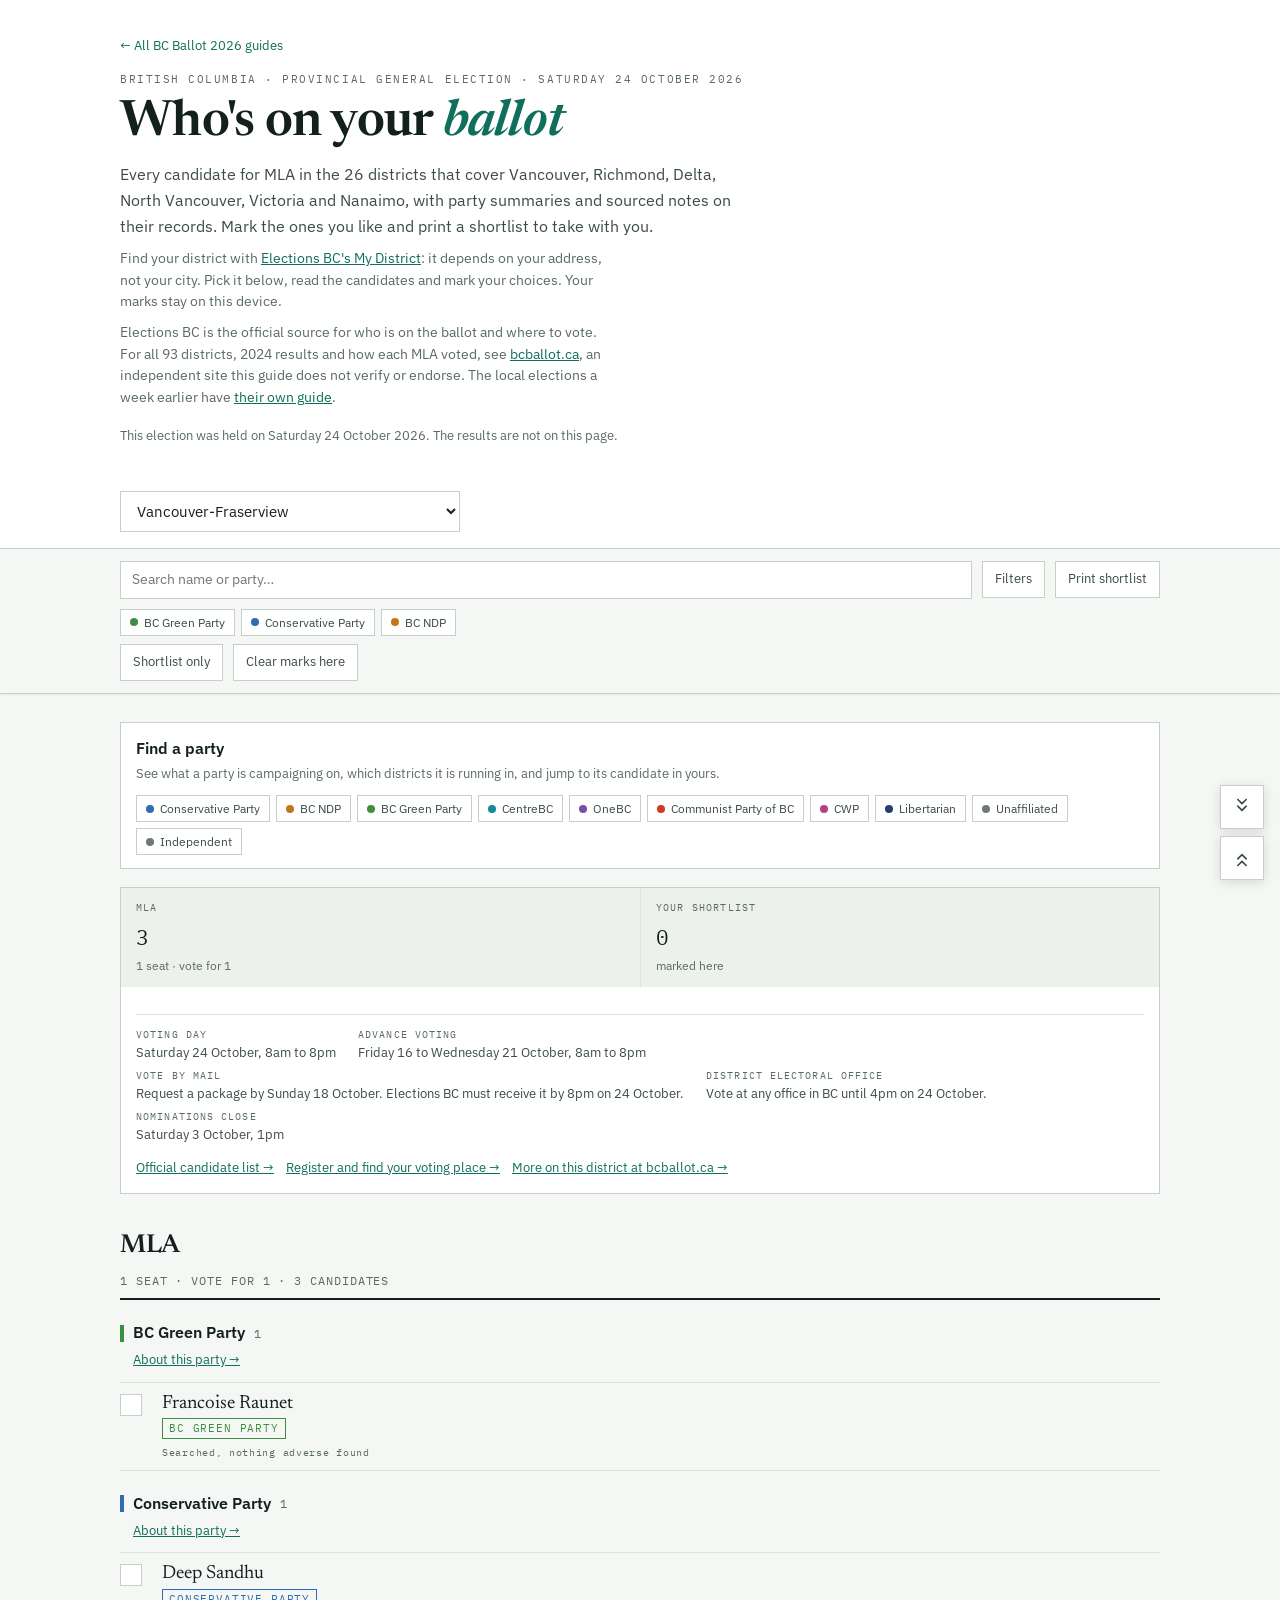
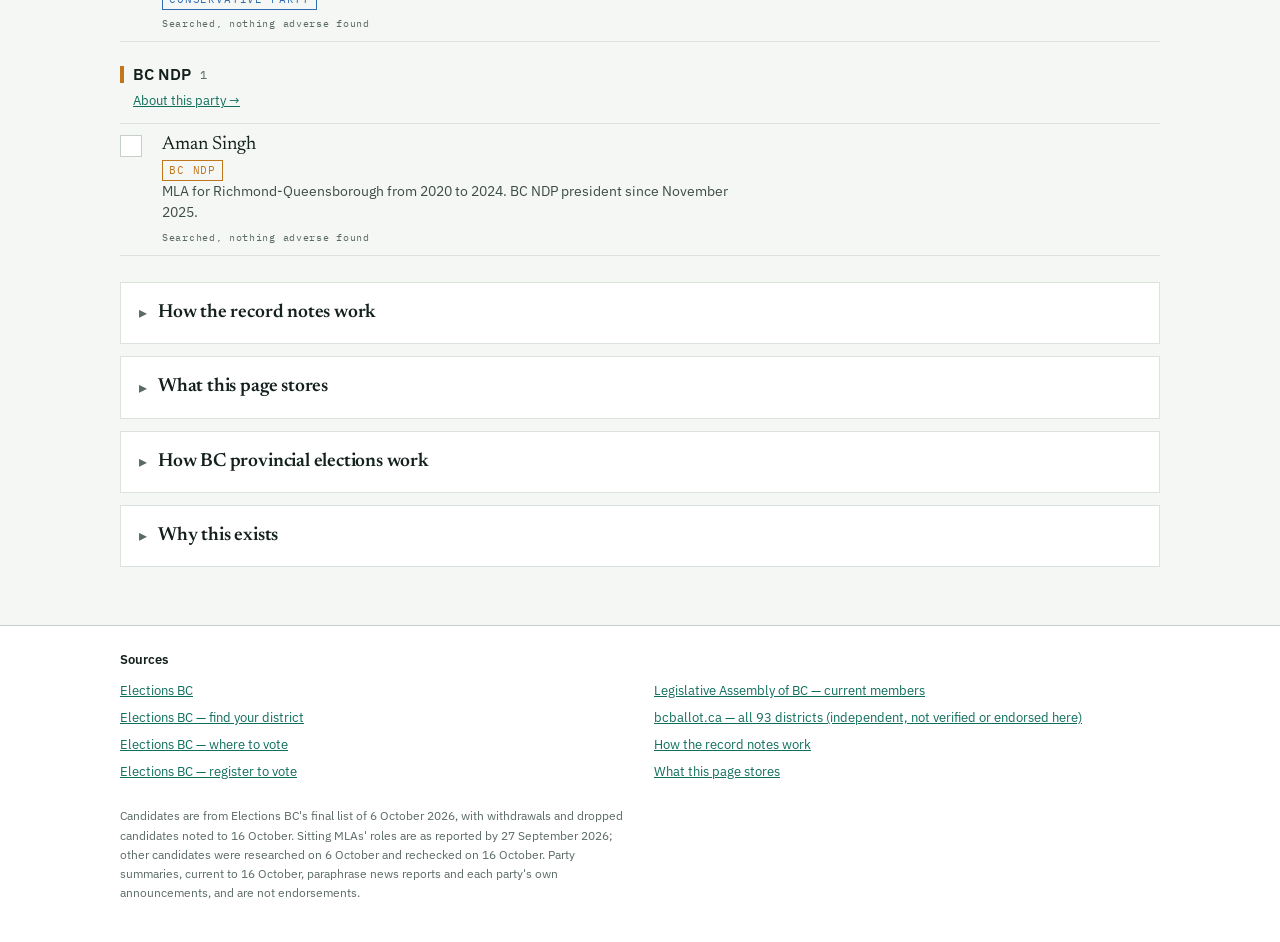
<file: provincial/index.html>
<!doctype html>
<html lang="en">
<head>
<meta charset="utf-8">
<meta name="viewport" content="width=device-width, initial-scale=1, viewport-fit=cover">
<meta name="color-scheme" content="light dark">
<meta name="description" content="Every nominated candidate for MLA in the electoral districts covering seven British Columbia cities, for the 24 October 2026 provincial election.">
<style>
  :root{color-scheme:light dark;padding-top:env(safe-area-inset-top,0px);padding-bottom:env(safe-area-inset-bottom,0px)}
  body{margin:0}
  img{max-width:100%}
  [hidden]{display:none !important}
</style>
<title>BC Ballot 2026: provincial election</title>
<link rel="icon" href="data:image/svg+xml,%3Csvg xmlns='http://www.w3.org/2000/svg' viewBox='0 0 32 32'%3E%3Crect width='32' height='32' rx='6' fill='%230F6E5C'/%3E%3Cpath d='M9 16.5l4.5 4.5L23 11' fill='none' stroke='%23fff' stroke-width='3.5' stroke-linecap='round' stroke-linejoin='round'/%3E%3C/svg%3E">
<link rel="preconnect" href="https://fonts.googleapis.com">
<link rel="preconnect" href="https://fonts.gstatic.com" crossorigin>
<link rel="stylesheet" href="https://fonts.googleapis.com/css2?family=Newsreader:ital,opsz,wght@0,6..72,400;0,6..72,600;1,6..72,400&family=IBM+Plex+Sans:wght@400;500;600&family=IBM+Plex+Mono:wght@400;500&display=swap">

<style>
:root{
  --ground:#F5F7F4; --surface:#FFFFFF; --surface-2:#EDF1EC;
  --ink:#13201D; --ink-2:#3C4C48; --muted:#5A6A64;
  --rule:#DCE3DD; --rule-2:#C6D0C8;
  --accent:#0F6E5C; --accent-soft:#E2EFE9; --flag:#A8442B;
  --h0:#2E6DB4;  --h1:#A63446;  --h2:#15899A;  --h3:#C2761B;
  --h4:#3E8E41;  --h5:#7A4FA3;  --h6:#CE3C22;  --h7:#B53F83;
  --h8:#22406B;  --h9:#65813A;  --h10:#46626C; --h11:#8A5A33;
  --h12:#4A4FA8; --h13:#1F6B55; --hind:#6F7A75;
  --shadow:0 1px 2px rgba(19,32,29,.05);
}
@media (prefers-color-scheme: dark){
  :root:not([data-theme="light"]){
    --ground:#0F1513; --surface:#161E1B; --surface-2:#1E2825;
    --ink:#E7EDE9; --ink-2:#BCC8C3; --muted:#8C9A94;
    --rule:#28332F; --rule-2:#36433E;
    --accent:#59C6A6; --accent-soft:#16302A; --flag:#E08063;
    --h0:#6BA3E0;  --h1:#DE8090;  --h2:#4FC3D2;  --h3:#E0A552;
    --h4:#76C179;  --h5:#B18BD8;  --h6:#F0755A;  --h7:#E185BA;
    --h8:#7C9AC8;  --h9:#A3BE6E;  --h10:#88A6B0; --h11:#C89A6A;
    --h12:#9598E0; --h13:#5FBFA0; --hind:#9BA8A2;
    --shadow:0 1px 2px rgba(0,0,0,.35);
  }
}
:root[data-theme="dark"]{
  --ground:#0F1513; --surface:#161E1B; --surface-2:#1E2825;
  --ink:#E7EDE9; --ink-2:#BCC8C3; --muted:#8C9A94;
  --rule:#28332F; --rule-2:#36433E;
  --accent:#59C6A6; --accent-soft:#16302A; --flag:#E08063;
  --h0:#6BA3E0;  --h1:#DE8090;  --h2:#4FC3D2;  --h3:#E0A552;
  --h4:#76C179;  --h5:#B18BD8;  --h6:#F0755A;  --h7:#E185BA;
  --h8:#7C9AC8;  --h9:#A3BE6E;  --h10:#88A6B0; --h11:#C89A6A;
  --h12:#9598E0; --h13:#5FBFA0; --hind:#9BA8A2;
  --shadow:0 1px 2px rgba(0,0,0,.35);
}

*{box-sizing:border-box}
.vh{position:absolute;width:1px;height:1px;margin:-1px;padding:0;overflow:hidden;
  clip:rect(0 0 0 0);clip-path:inset(50%);white-space:nowrap;border:0}
.skip{position:absolute;left:-9999px;top:0;z-index:100;background:var(--ink);color:var(--ground);
  padding:12px 18px;font-size:16px;text-decoration:none}
.skip:focus{left:0}
body{background:var(--ground);color:var(--ink);font-family:"IBM Plex Sans","Helvetica Neue",Arial,sans-serif;font-size:16px;line-height:1.6;-webkit-font-smoothing:antialiased}
.wrap{max-width:1080px;margin:0 auto;padding-inline:20px;padding-block:0}
h1,h2,h3{font-family:Newsreader,Georgia,"Times New Roman",serif;font-weight:600;text-wrap:balance;margin:0}
p{margin:0}
a{color:var(--accent)}
a:focus-visible,button:focus-visible,input:focus-visible,summary:focus-visible{outline:3px solid var(--accent);outline-offset:2px;border-radius:2px}

.masthead{border-bottom:1px solid var(--rule-2);background:var(--surface)}
.masthead .wrap{padding-block:32px 16px}
.home{display:inline-block;margin-bottom:14px;font-size:13px;text-decoration:none}
.home:hover{text-decoration:underline}
.kicker{font-family:"IBM Plex Mono",ui-monospace,monospace;font-size:11px;letter-spacing:.14em;text-transform:uppercase;color:var(--muted)}
h1{font-size:clamp(32px,5.6vw,50px);line-height:1.02;letter-spacing:-.015em;margin-top:10px}
h1 em{font-style:italic;color:var(--accent)}
.standfirst{margin-top:13px;max-width:62ch;color:var(--ink-2);font-size:16px}
.subnote{margin-top:9px;max-width:62ch;font-size:13.5px;color:var(--muted)}
.countdown{display:flex;flex-wrap:wrap;gap:6px 16px;margin-top:18px;align-items:baseline}
.countdown b{font-family:"IBM Plex Mono",monospace;font-size:25px;font-weight:500;color:var(--flag)}
.countdown span{font-size:13px;color:var(--muted)}

.provisional{margin-top:16px;max-width:70ch;font-size:13.5px;color:var(--ink);
  background:var(--accent-soft);border-left:3px solid var(--flag);padding:10px 14px}

/* jurisdiction tabs */
.jtabs{display:flex;flex-wrap:wrap;gap:5px;margin-top:22px}
.jtab{appearance:none;flex:0 0 auto;font:inherit;font-size:13.5px;padding:8px 14px;border:1px solid var(--rule-2);background:var(--surface-2);color:var(--ink-2);cursor:pointer;white-space:nowrap}
.jtab[aria-pressed="true"]{background:var(--ink);color:var(--ground);border-color:var(--ink);font-weight:600}
.jtab:hover[aria-pressed="false"]{border-color:var(--ink-2);color:var(--ink)}

.controls{position:sticky;top:env(safe-area-inset-top,0px);z-index:20;background:var(--ground);
  border-bottom:1px solid var(--rule-2);box-shadow:var(--shadow);
  will-change:transform,opacity;backface-visibility:hidden;
  transform:translate3d(0,0,0);opacity:1;
  /* Coming back: a long, strongly decelerating curve. The bar is fully off-screen
     when hidden, so only the final approach is visible. A hard ease-out spends most
     of the time on that last stretch, which is what stops it reading as a pop. */
  transition:transform .55s cubic-bezier(.05,.7,.1,1), opacity .4s ease-out}
.controls.hide{
  transform:translate3d(0,-102%,0);opacity:0;
  /* Leaving: quick and accelerating, so it gets out of the way. */
  transition:transform .2s cubic-bezier(.55,.06,.68,.19), opacity .16s ease-in}
/* Motion-sensitive users get a cross-fade rather than an instant jump. */
@media (prefers-reduced-motion:reduce){
  .controls{transform:none;transition:opacity .2s ease}
  .controls.hide{transform:none;opacity:0;transition:opacity .2s ease;pointer-events:none}
}
.controls .wrap{padding-block:12px}
.ctl-row{display:flex;flex-wrap:wrap;gap:10px;align-items:center}
.seg{display:inline-flex;border:1px solid var(--rule-2);background:var(--surface);overflow:hidden}
.seg button{appearance:none;border:0;background:transparent;color:var(--ink-2);font:inherit;font-size:13.5px;padding:7px 14px;cursor:pointer;border-right:1px solid var(--rule)}
.seg button:last-child{border-right:0}
.seg button[aria-pressed="true"]{background:var(--accent);color:#fff}
.seg button[hidden]{display:none}
input[type="search"]{flex:1 1 170px;min-width:0;font:inherit;font-size:13.5px;padding:7px 11px;border:1px solid var(--rule-2);background:var(--surface);color:var(--ink)}
.mini{appearance:none;border:1px solid var(--rule-2);background:var(--surface);color:var(--ink-2);font:inherit;font-size:13px;padding:7px 12px;cursor:pointer}
.mini[aria-pressed="true"]{background:var(--flag);border-color:var(--flag);color:#fff}
.mini.arm{background:var(--flag);border-color:var(--flag);color:#fff}
#filterpanel{margin-top:10px}
.parties{display:flex;flex-wrap:wrap;gap:6px}
.pchip,.bychip{appearance:none;font:inherit;font-size:12px;padding:3px 9px;border:1px solid var(--rule-2);background:var(--surface);color:var(--ink-2);cursor:pointer;display:inline-flex;align-items:center;gap:6px}
.pchip .dot,.bychip .dot{width:8px;height:8px;border-radius:50%;background:var(--pc,var(--hind));flex:none}
.pchip[aria-pressed="true"],.bychip[aria-pressed="true"]{background:var(--accent-soft);border-color:var(--accent);color:var(--ink)}

main .wrap{padding-block:28px 10px}

/* at a glance */
.byparty{margin-bottom:18px;padding:13px 15px;border:1px solid var(--rule-2);background:var(--surface)}
.byparty h2{font-family:"IBM Plex Sans",sans-serif;font-size:16px;font-weight:600}
.byparty .sub{margin:3px 0 10px;font-size:13px;color:var(--muted)}
.bypres{margin-top:12px;padding-top:4px;border-top:1px solid var(--rule)}
.bypres > p{margin-top:8px;font-size:14px;color:var(--ink-2);max-width:74ch}
.bypres h3{margin-top:14px;font-family:"IBM Plex Mono",monospace;font-size:10px;letter-spacing:.11em;text-transform:uppercase;color:var(--muted);font-weight:400}
.bypres ul{list-style:none;margin:4px 0 0;padding:0}
.bypres li{display:flex;flex-wrap:wrap;gap:4px 12px;padding:5px 0;border-bottom:1px solid var(--rule);font-size:14px}
.bypres .bypj{appearance:none;border:0;background:none;padding:0;font:inherit;color:var(--accent);text-decoration:underline;cursor:pointer;text-align:left;min-width:22ch}
.bypres .none{color:var(--muted)}
.glance{border:1px solid var(--rule-2);background:var(--surface)}
.glance-top{display:grid;grid-template-columns:repeat(auto-fit,minmax(140px,1fr));gap:1px;background:var(--rule)}
.gcell{background:var(--surface-2);padding:12px 15px}
.gcell .t-lab{font-family:"IBM Plex Mono",monospace;font-size:10px;letter-spacing:.12em;text-transform:uppercase;color:var(--muted)}
.gcell .t-num{font-family:"IBM Plex Mono",monospace;font-size:21px;font-variant-numeric:tabular-nums;margin-top:5px}
.gcell .t-sub{font-size:12px;color:var(--muted);margin-top:1px}
.glance-body{padding:15px}
.glance-body p{color:var(--ink-2);max-width:74ch}
.glance-body p + p{margin-top:10px}
.dates{margin-top:12px;padding-top:12px;border-top:1px solid var(--rule);font-size:13px;color:var(--ink-2);display:flex;flex-wrap:wrap;gap:4px 22px}
.dates b{font-family:"IBM Plex Mono",monospace;font-size:10px;letter-spacing:.11em;text-transform:uppercase;color:var(--muted);font-weight:400;display:block}

.racehead{margin-top:32px;padding-bottom:8px;border-bottom:2px solid var(--ink)}
.racehead h2{font-size:26px;letter-spacing:-.01em}
.racenote{font-size:13px;color:var(--muted);margin-top:8px;max-width:72ch;font-family:"IBM Plex Sans",sans-serif;letter-spacing:0;text-transform:none}
.racehead .rmeta{font-family:"IBM Plex Mono",monospace;font-size:11.5px;letter-spacing:.08em;text-transform:uppercase;color:var(--muted);margin-top:4px}

.pgroup{margin-top:20px}
.pgroup h3{font-size:16px;display:flex;align-items:center;gap:9px;font-family:"IBM Plex Sans",sans-serif;font-weight:600}
.pgroup h3 .bar{width:4px;height:17px;background:var(--pc);flex:none}
.pgroup h3 .cnt{font-family:"IBM Plex Mono",monospace;font-weight:400;font-size:12px;color:var(--muted);letter-spacing:.06em}
.pnote{font-size:13px;color:var(--muted);margin:5px 0 0 13px;max-width:70ch}
.aboutp{appearance:none;border:0;background:none;padding:0;margin:4px 0 0 13px;font:inherit;font-size:13px;color:var(--accent);text-decoration:underline;cursor:pointer}
.byparty,.pgroup{scroll-margin-top:110px}
.bypres .pnote{margin:10px 0 0;font-size:14px;color:var(--ink-2)}
.bypres details.rec{margin-top:8px}

ul.cands{list-style:none;margin:10px 0 0;padding:0;border-top:1px solid var(--rule)}
li.cand{display:grid;grid-template-columns:30px 1fr;gap:0 12px;align-items:start;padding:9px 4px 9px 0;border-bottom:1px solid var(--rule)}
li.cand.hide{display:none}
.mark{appearance:none;width:22px;height:22px;margin-top:2px;border:1.5px solid var(--rule-2);background:var(--surface);cursor:pointer;color:transparent;font-size:14px;line-height:1;display:flex;align-items:center;justify-content:center;padding:0}
.mark[aria-pressed="true"]{background:var(--ink);border-color:var(--ink);color:var(--ground)}
.cand .nm{font-family:Newsreader,Georgia,serif;font-size:19px;line-height:1.25}
.cand .row2{display:flex;flex-wrap:wrap;gap:6px 10px;align-items:center;margin-top:3px}
.tag{font-family:"IBM Plex Mono",monospace;font-size:10.5px;letter-spacing:.08em;text-transform:uppercase;padding:1px 6px;border:1px solid var(--pc);color:var(--pc)}
.inc{font-family:"IBM Plex Mono",monospace;font-size:10.5px;letter-spacing:.08em;text-transform:uppercase;padding:1px 6px;background:var(--ink);color:var(--ground)}
.sit{font-family:"IBM Plex Mono",monospace;font-size:10.5px;letter-spacing:.08em;text-transform:uppercase;padding:1px 6px;border:1px dashed var(--ink-2);color:var(--ink-2)}
.cand .bio{font-size:13.5px;color:var(--ink-2);max-width:74ch}
.cand .lnk{font-size:12.5px}
.empty{padding:26px 0;color:var(--muted);font-size:14px}
.elsewhere{display:flex;flex-wrap:wrap;gap:7px;align-items:center;margin-top:11px;color:var(--ink-2)}
.rmark{color:var(--accent)}
.rmark.over{color:var(--flag);font-weight:600}

.section{margin-top:48px;padding-top:26px;border-top:1px solid var(--rule-2)}
.section[hidden]{display:none}
.section h2{font-size:24px;letter-spacing:-.01em}
.section > p,.section li{max-width:68ch}
.section p{margin-top:12px;color:var(--ink-2)}
.section h3{font-size:17px;margin-top:22px;font-family:"IBM Plex Sans",sans-serif;font-weight:600}
.section ul{margin:12px 0 0;padding-left:20px;color:var(--ink-2)}
.section li{margin-top:7px}

#roster{margin-bottom:26px}
details.section{margin-top:12px;padding-top:0;border:1px solid var(--rule);background:var(--surface)}
details.section > summary{list-style:none;cursor:pointer;display:flex;align-items:center;gap:11px;padding:15px 18px}
details.section > summary::-webkit-details-marker{display:none}
details.section > summary:hover h2{color:var(--accent)}
details.section > summary h2{font-size:19px;margin:0;flex:1}
details.section > summary .chev{flex:none;color:var(--muted);transition:transform .15s}
details.section[open] > summary{border-bottom:1px solid var(--rule)}
details.section[open] > summary .chev{transform:rotate(90deg)}
details.section > :not(summary){margin-left:18px;margin-right:18px}
details.section > summary + *{margin-top:16px}
details.section[open]{padding-bottom:18px}
@media (prefers-reduced-motion:reduce){details.section > summary .chev{transition:none}}

.qbox{border-left:3px solid var(--flag);background:var(--surface);padding:14px 16px;margin-top:14px}
.qbox .qn{font-family:"IBM Plex Mono",monospace;font-size:10.5px;letter-spacing:.1em;text-transform:uppercase;color:var(--muted)}
.qbox blockquote{margin:6px 0 0;font-family:Newsreader,Georgia,serif;font-size:17px;line-height:1.4;color:var(--ink)}
.qbox .qs{font-size:12.5px;color:var(--muted);margin-top:8px}

.tblwrap{overflow-x:auto;margin-top:14px;border:1px solid var(--rule)}
table{border-collapse:collapse;width:100%;min-width:480px;font-size:13.5px;background:var(--surface)}
th,td{text-align:left;padding:8px 12px;border-bottom:1px solid var(--rule)}
th{font-family:"IBM Plex Mono",monospace;font-size:10.5px;letter-spacing:.09em;text-transform:uppercase;color:var(--muted);background:var(--surface-2)}
td.n{font-family:"IBM Plex Mono",monospace;font-variant-numeric:tabular-nums;text-align:right}
tr:last-child td{border-bottom:0}

.callout{background:var(--accent-soft);border:1px solid var(--accent);padding:14px 16px;margin-top:16px}
.callout strong{color:var(--ink)}
.callout p{margin-top:6px}
.callout p:first-child{margin-top:0}

footer{margin-top:48px;border-top:1px solid var(--rule-2);background:var(--surface)}
footer .wrap{padding-block:24px 40px}
footer h3{font-family:"IBM Plex Sans",sans-serif;font-size:13px;font-weight:600}
footer ul{list-style:none;margin:10px 0 0;padding:0;columns:2;column-gap:28px}
footer li{font-size:13px;margin-bottom:6px;break-inside:avoid}
footer .fine{font-size:12px;color:var(--muted);margin-top:18px;max-width:72ch}

#floatbar{position:fixed;right:16px;bottom:calc(20px + env(safe-area-inset-bottom,0px));z-index:30;
  display:flex;flex-direction:column;align-items:flex-end;gap:7px;pointer-events:none}
.fbtn{pointer-events:auto;appearance:none;cursor:pointer;padding:0;
  width:44px;height:44px;display:flex;align-items:center;justify-content:center;
  border:1px solid var(--rule-2);background:var(--surface);color:var(--ink-2);
  box-shadow:0 2px 10px rgba(19,32,29,.14)}
.fbtn svg{width:20px;height:20px;display:block}
.fbtn:hover{border-color:var(--ink-2);color:var(--ink)}
@media print{#floatbar{display:none !important}}
body.showcard #floatbar{display:none}

/* record + promise disclosures */
details.rec{margin-top:7px}
details.rec > summary{list-style:none;cursor:pointer;display:inline-flex;align-items:center;gap:7px;
  font-family:"IBM Plex Mono",monospace;font-size:10.5px;letter-spacing:.08em;text-transform:uppercase;
  color:var(--ink-2);border:1px solid var(--rule-2);background:var(--surface);padding:2px 9px}
details.rec > summary::-webkit-details-marker{display:none}
details.rec > summary:hover{border-color:var(--ink-2)}
details.rec > summary .chev{transition:transform .15s}
details.rec[open] > summary .chev{transform:rotate(90deg)}
.recbody{margin-top:9px;border-left:2px solid var(--rule-2);padding:2px 0 2px 13px;max-width:78ch}
.subhead{font-family:"IBM Plex Mono",monospace;font-size:10px;letter-spacing:.13em;text-transform:uppercase;
  color:var(--muted);padding:10px 0 2px;border-bottom:1px solid var(--rule-2);margin-bottom:2px}
.subhead:first-child{padding-top:2px}
.entry{padding:8px 0;border-bottom:1px dotted var(--rule)}
.entry:last-child{border-bottom:0}
.etags{display:flex;flex-wrap:wrap;gap:5px;align-items:center}
.etype{font-family:"IBM Plex Mono",monospace;font-size:9.5px;letter-spacing:.09em;text-transform:uppercase;padding:1px 6px;color:#fff;background:var(--et,var(--hind))}
.elabel{font-family:"IBM Plex Mono",monospace;font-size:9.5px;letter-spacing:.09em;text-transform:uppercase;padding:1px 6px;border:1px solid var(--rule-2);color:var(--muted)}
.edate{font-family:"IBM Plex Mono",monospace;font-size:10.5px;color:var(--muted)}
.etext{font-size:13.5px;color:var(--ink-2);margin-top:5px}
.esrc{font-size:12px;margin-top:4px}
.pstat{font-family:"IBM Plex Mono",monospace;font-size:9.5px;letter-spacing:.09em;text-transform:uppercase;padding:1px 6px;color:#fff;background:var(--ps,var(--hind))}
.nosearch{font-family:"IBM Plex Mono",monospace;font-size:10px;letter-spacing:.07em;color:var(--muted);margin-top:6px}
.pgroup .recbody{margin-left:13px}
@media print{ details.rec{display:none !important} }

/* ballot card + print */
#ballotcard{padding-block:26px 60px}
.cardhead{display:flex;flex-wrap:wrap;gap:10px;align-items:baseline;justify-content:space-between;border-bottom:2px solid var(--ink);padding-bottom:10px}
.cardhead h2{font-size:27px}
.cardactions{display:flex;gap:8px}
.cardmeta{font-family:"IBM Plex Mono",monospace;font-size:11px;letter-spacing:.09em;text-transform:uppercase;color:var(--muted);margin-top:10px}
.cj{margin-top:26px;break-inside:avoid}
.cj h3{font-family:Newsreader,Georgia,serif;font-size:21px;border-bottom:1px solid var(--rule-2);padding-bottom:5px}
.cjdates{font-size:12.5px;color:var(--muted);margin-top:6px}
.cr{margin-top:14px;break-inside:avoid}
.cr .crh{font-family:"IBM Plex Mono",monospace;font-size:10.5px;letter-spacing:.1em;text-transform:uppercase;color:var(--muted)}
.cr ul{list-style:none;margin:6px 0 0;padding:0}
.cr li{display:flex;gap:9px;align-items:baseline;padding:4px 0;border-bottom:1px dotted var(--rule)}
.cr .box{flex:none;width:13px;height:13px;border:1.2px solid var(--ink-2);display:inline-block;position:relative;top:2px}
.cr .cn{font-family:Newsreader,Georgia,serif;font-size:17px}
.cr .cp{font-family:"IBM Plex Mono",monospace;font-size:10.5px;letter-spacing:.07em;text-transform:uppercase;color:var(--muted)}
.warn{color:var(--flag);font-size:13px;margin-top:6px}
.cardfoot{margin-top:30px;padding-top:14px;border-top:1px solid var(--rule-2);font-size:12px;color:var(--muted);max-width:74ch}
.cardempty{margin-top:24px;color:var(--muted)}

body.showcard .masthead,body.showcard .controls,body.showcard main,body.showcard footer{display:none}

@media print{
  .masthead,.controls,main,footer,.cardactions{display:none !important}
  #ballotcard{display:block !important;padding:0}
  .wrap{max-width:none;padding-inline:0}
  body{background:#fff;color:#000;font-size:12pt}
  .cardhead{border-bottom:2px solid #000}
  .cr .box{border-color:#000}
  .cj{page-break-inside:avoid}
  a{color:#000;text-decoration:none}
}

@media (max-width:820px){
  body{font-size:18px;line-height:1.65}
  .wrap{padding-inline:16px}

  h1{font-size:clamp(34px,9vw,46px)}
  .home{font-size:16px;padding:6px 0}
  .standfirst{font-size:19px}
  .subnote{font-size:17px}
  .provisional{font-size:17px;padding:14px 16px}
  .countdown b{font-size:32px}
  .countdown span{font-size:17px}

  .jtabs{gap:6px}
  .jtab{font-size:17px;padding:12px 16px;min-height:48px}

  input[type="search"]{font-size:17px;padding:13px 14px;flex:1 1 100%;min-height:48px}
  /* Five race buttons need ~520px at this type size; a 360px phone has ~328px, and the
     joined-segment box clips the overflow. Break the row into wrapping chips instead,
     matching .pchip/.mini on the same bar. No nth-child maths, so a hidden button
     (Park Board outside Vancouver) costs nothing. */
  .seg{flex:1 1 100%;flex-wrap:wrap;gap:6px;border:0;background:transparent;overflow:visible}
  .seg button{font-size:17px;padding:12px 16px;min-height:48px;flex:1 1 auto;
    border:1px solid var(--rule-2);background:var(--surface)}
  .seg button:last-child{border-right:1px solid var(--rule-2)}
  .seg button[aria-pressed="true"]{border-color:var(--accent)}
  .mini{font-size:17px;padding:12px 16px;min-height:48px}
  .pchip{font-size:16px;padding:10px 14px;min-height:44px}

  .gcell{padding:14px 16px}
  .gcell .t-lab{font-size:12px}
  .gcell .t-num{font-size:28px}
  .gcell .t-sub{font-size:16px}
  .glance-body p{font-size:17.5px}
  .dates{font-size:16.5px;gap:8px 20px}
  .dates b{font-size:12px}

  .racehead h2{font-size:28px}
  .racehead .rmeta{font-size:14px}
  .racenote{font-size:16.5px}
  .pgroup h3{font-size:19px}
  .pgroup h3 .cnt{font-size:15px}
  .pnote{font-size:16.5px}

  li.cand{grid-template-columns:34px 1fr;gap:0 13px;padding:15px 4px 15px 0}
  .mark{width:30px;height:30px;font-size:19px}
  .cand .nm{font-size:24px;line-height:1.2}
  .cand .row2{gap:8px 12px;margin-top:6px}
  .cand .bio{font-size:17px}
  .cand .lnk{font-size:16px}
  .tag,.inc,.sit{font-size:13px;padding:3px 9px}
  .nosearch{font-size:13.5px}

  details.rec > summary{font-size:13.5px;padding:9px 14px;min-height:42px}
  .recbody{padding-left:13px}
  .subhead{font-size:12.5px}
  .etype,.elabel,.pstat{font-size:12.5px;padding:3px 8px}
  .edate{font-size:13.5px}
  .etext{font-size:17px}
  .esrc{font-size:16px}

  .section h2{font-size:25px}
  details.section > summary h2{font-size:20px}
  details.section > summary{padding:16px}
  details.section > :not(summary){margin-left:16px;margin-right:16px}
  .section h3{font-size:20px}
  .section p,.section li{font-size:18px}
  .qbox blockquote{font-size:19px}
  .qbox .qs{font-size:16px}
  table{font-size:16.5px}
  th{font-size:12px}
  .callout{font-size:17.5px}

  #floatbar{right:14px;bottom:calc(34px + env(safe-area-inset-bottom,0px));gap:9px}
  .fbtn{width:38px;height:38px}
  .fbtn svg{width:17px;height:17px}

  .cardhead h2{font-size:27px}
  .cj h3{font-size:24px}
  .cr .crh{font-size:12.5px}
  .cr .cn{font-size:20px}
  .cr .cp{font-size:12.5px}
  .cardfoot{font-size:15px}

  footer ul{columns:1}
  footer li{font-size:17px}
  footer .fine{font-size:15px}
}
@media (prefers-reduced-motion:reduce){*{animation:none!important;transition:none!important}}

/* district picker, used when there are too many jurisdictions for tabs */
.jselect{font:inherit;font-size:15px;margin-top:22px;padding:9px 12px;min-width:min(100%,340px);max-width:100%;
  border:1px solid var(--rule-2);background:var(--surface);color:var(--ink)}
@media (max-width:820px){ .jselect{font-size:17px;min-height:48px;width:100%} }

/* chooser */
.choose{display:grid;grid-template-columns:repeat(auto-fit,minmax(280px,1fr));gap:14px}
.choice{display:flex;flex-direction:column;gap:8px;padding:20px;border:1px solid var(--rule-2);background:var(--surface);
  color:var(--ink);text-decoration:none;box-shadow:var(--shadow)}
.choice:hover{border-color:var(--accent)}
.choice[aria-disabled="true"]{opacity:.5;cursor:not-allowed;box-shadow:none}
.choice[aria-disabled="true"]:hover{border-color:var(--rule-2)}
.choice .ctitle{font-family:Newsreader,Georgia,serif;font-size:24px;font-weight:600;line-height:1.15}
.choice .csub{font-size:14px;color:var(--ink-2)}
.choice .ccount{font-size:13px;color:var(--muted)}
.choice .ccount b{font-family:"IBM Plex Mono",monospace;font-size:22px;font-weight:500;color:var(--flag)}
.choice .ccount .cadv{display:block;margin-top:2px}
@media (max-width:820px){ .aboutp{font-size:16px} .bypres .pnote{font-size:17px} .byparty h2{font-size:19px} .byparty .sub,.bypres > p,.bypres li{font-size:17px} .bychip{font-size:15px;padding:5px 11px} }
@media (max-width:820px){ .choice .ctitle{font-size:26px} .choice .csub{font-size:17px} .choice .ccount{font-size:16px} }
</style>
</head>
<body>

<div id="floatbar">
  <button type="button" class="fbtn" id="expandbtn" aria-label="Expand all notes" title="Expand all notes"><svg viewBox="0 0 24 24" fill="none" stroke="currentColor" stroke-width="2" stroke-linecap="round" stroke-linejoin="round" aria-hidden="true" focusable="false"><path d="M7 3l5 5 5-5"/><path d="M7 11l5 5 5-5"/></svg></button>
  <button type="button" class="fbtn" id="collapsebtn" aria-label="Collapse all notes" title="Collapse all notes"><svg viewBox="0 0 24 24" fill="none" stroke="currentColor" stroke-width="2" stroke-linecap="round" stroke-linejoin="round" aria-hidden="true" focusable="false"><path d="M17 13l-5-5-5 5"/><path d="M17 21l-5-5-5 5"/></svg></button>
  <button type="button" class="fbtn" id="totop" hidden aria-label="Back to top" title="Back to top"><svg viewBox="0 0 24 24" fill="none" stroke="currentColor" stroke-width="2" stroke-linecap="round" stroke-linejoin="round" aria-hidden="true" focusable="false"><path d="M12 20V5"/><path d="M5 12l7-7 7 7"/></svg></button>
</div>

<div id="ballotcard" hidden>
  <div class="wrap">
    <div class="cardhead">
      <h2>Your shortlist</h2>
      <div class="cardactions">
        <button type="button" class="mini" id="doprint">Print this</button>
        <button type="button" class="mini" id="backbtn">Back to the candidates</button>
      </div>
    </div>
    <div id="cardbody"></div>
  </div>
</div>

<a class="skip" href="#roster">Skip to the candidate list</a>

<header class="masthead">
  <div class="wrap">
    <a class="home" href="../">&larr; All BC Ballot 2026 guides</a>
    <div class="kicker">British Columbia &middot; Provincial General Election &middot; Saturday 24 October 2026</div>
    <h1>Who's on your <em>ballot</em></h1>
    <p class="standfirst">Every candidate for MLA in the 26 districts that cover Vancouver, Richmond, Delta, North Vancouver, Victoria and Nanaimo, with party summaries and sourced notes on their records. Mark the ones you like and print a shortlist to take with you.</p>
    <p class="subnote">Find your district with <a href="https://mydistrict.elections.bc.ca/" target="_blank" rel="noopener">Elections BC's My District</a>: it depends on your address, not your city. Pick it below, read the candidates and mark your choices. Your marks stay on this device.</p>
    <p class="subnote">Elections BC is the official source for who is on the ballot and where to vote. For all 93 districts, 2024 results and how each MLA voted, see <a href="https://bcballot.ca/" target="_blank" rel="noopener">bcballot.ca</a>, an independent site this guide does not verify or endorse. The local elections a week earlier have <a href="../municipal/">their own guide</a>.</p>
    <div class="countdown"><b id="days">&mdash;</b><span id="dayslabel">days until voting day</span></div>
    <p class="provisional" id="provisional" hidden>Provisional list. Until nominations close at 1pm on 3 October, each district shows its sitting MLA, whether or not that person is running again, plus the candidates Elections BC has accepted so far. Check your district on Elections BC before relying on any name here.</p>
    <nav class="jtabs" id="jtabs" aria-label="Choose your electoral district"></nav>
  </div>
</header>

<div class="controls">
  <div class="wrap">
    <div class="ctl-row">
      <div class="seg" id="raceseg" role="group" aria-label="Filter by race" hidden>
        <button type="button" data-race="all" aria-pressed="true">All races</button>
      </div>
      <label class="vh" for="q">Search candidates by name or party</label>
      <input type="search" id="q" placeholder="Search name or party&hellip;">
      <button type="button" class="mini" id="filterstoggle" aria-expanded="true" aria-controls="filterpanel">Filters</button>
      <button type="button" class="mini" id="printbtn">Print shortlist</button>
    </div>
    <p class="vh" id="resultcount" role="status" aria-live="polite"></p>
    <div id="filterpanel">
      <div class="parties" id="parties" role="group" aria-label="Filter by party"></div>
      <div class="ctl-row" style="margin-top:8px">
        <button type="button" class="mini" id="onlymarked" aria-pressed="false">Shortlist only</button>
        <button type="button" class="mini" id="clearmarks">Clear marks here</button>
      </div>
    </div>
  </div>
</div>

<main>
  <div class="wrap">
    <section class="byparty" id="byparty" aria-labelledby="byphead">
      <h2 id="byphead">Find a party</h2>
      <p class="sub">See what a party is campaigning on, which districts it is running in, and jump to its candidate in yours.</p>
      <div class="parties" id="bypchips" role="group" aria-label="Choose a party"></div>
      <div class="bypres" id="bypout" aria-live="polite" hidden></div>
    </section>
    <div class="glance" id="glance"></div>
    <div id="roster"></div>
    <p class="empty" id="empty" hidden>No candidates match those filters.</p>

    <details class="section" id="method">
      <summary><span class="chev">&#9656;</span><h2>How the record notes work</h2></summary>
      <p>Some names carry a collapsed <strong>Record</strong> or <strong>Promises</strong> note: dated, linked entries, not a score. There is deliberately no ranking and no index.</p>
      <p>Coverage follows scrutiny, not conduct. A premier or a cabinet minister is examined daily; a first-term backbencher rarely is. A score would make the unexamined person look clean, which inverts what a voter wants to know. No note means nothing was found or nobody looked, and those are not the same thing. Where a person was searched and nothing turned up, the page says so.</p>
      <h3>Every entry carries two tags</h3>
      <p>The first says what kind of thing it is.</p>
      <ul>
        <li><strong>Financial interest</strong> &mdash; self-dealing or benefit.</li>
        <li><strong>Election finance</strong> &mdash; spending and donation rules.</li>
        <li><strong>Conduct in office</strong> &mdash; Conflict of Interest Commissioner, Speaker and caucus matters.</li>
        <li><strong>Record</strong> &mdash; verifiable facts about performance, such as votes, bills, expenses and party changes.</li>
        <li><strong>Cleared</strong> &mdash; investigations that ended in exoneration, included so the page is not only bad news.</li>
      </ul>
      <p>The second says how well established it is.</p>
      <ul>
        <li><strong>Finding</strong> &mdash; a body with jurisdiction ruled: the Conflict of Interest Commissioner, a court, Elections BC, the Legislature.</li>
        <li><strong>Filed</strong> &mdash; a complaint or petition exists and was not decided against the person.</li>
        <li><strong>Reported</strong> &mdash; substantive journalism from a named outlet, linked.</li>
      </ul>
      <p>Rumour, social media and opinion columns are excluded, and so is anything that cannot be linked.</p>
      <h3>Promises</h3>
      <p>For sitting MLAs: whether a commitment they personally made in 2024, or own as the responsible minister, was <strong>kept</strong>, <strong>partially kept</strong>, <strong>broken</strong> or <strong>reversed</strong>. The party platform as a whole is not charged to every MLA who ran under it. Instead, each party's 2024 commitments and recorded votes are judged once, in <a href="#byparty">Find a party</a>, on what happened afterwards, not only on whether a bill passed. For new platforms, no judgment on whether a plan is a good idea, only two checkable flags: <strong>outside the province's power</strong> and <strong>costing questioned</strong>.</p>
      <p>This section is incomplete by design. If you find an error, <a href="mailto:marc.a.descoteaux@gmail.com?subject=BC%20Ballot%202026%20correction">email me</a> rather than passing it on.</p>
    </details>

    <details class="section" id="privacy">
      <summary><span class="chev">&#9656;</span><h2>What this page stores</h2></summary>
      <p>This page never learns who you plan to vote for. Nothing you do here leaves your device. There is no account, no sign-in, no cookies, no analytics and no form that submits anywhere. Nobody, including the person who shared this link with you, can see which candidates you marked.</p>
      <p>Your shortlist is written to your own browser's local storage. It survives closing the tab, but never syncs: marks made on your phone will not appear on your laptop, and clearing your browser data erases them. Everyone you send the link to gets their own empty shortlist.</p>
      <p>Print your shortlist with the button at the top of the candidate list. Printing happens on your own machine.</p>
    </details>

    <details class="section" id="how">
      <summary><span class="chev">&#9656;</span><h2>How BC provincial elections work</h2></summary>
      <p>British Columbia elects 93 Members of the Legislative Assembly, one per electoral district. You vote once, for one candidate in your own district, and the candidate with the most votes wins the seat. The party that can hold the confidence of the legislature forms government; 47 seats is a majority.</p>
      <p>Several cities in this guide are split across two to twelve districts, and two districts cross a city line: West Vancouver-Capilano takes in part of the District of North Vancouver, and Oak Bay-Gordon Head part of the City of Victoria.</p>
      <p>Voting places, advance voting dates and registration are run by Elections BC. Use <a href="https://mydistrict.elections.bc.ca/" target="_blank" rel="noopener">My District</a> to find your district and <a href="https://wheretovote.elections.bc.ca/" target="_blank" rel="noopener">Where to Vote</a> to find a voting place. To register or update your registration, use <a href="https://eregister.electionsbc.gov.bc.ca/ovr/" target="_blank" rel="noopener">online voter registration</a>.</p>
    </details>

    <details class="section" id="whynote">
      <summary><span class="chev">&#9656;</span><h2>Why this exists</h2></summary>
      <p>This is the provincial companion to the <a href="../municipal/">local elections guide</a>, built the same way.</p>
      <div class="callout">
        <p><strong>Get in touch.</strong> <a href="mailto:marc.a.descoteaux@gmail.com?subject=BC%20Ballot%202026%20provincial">Email me</a> with feedback, a question, a correction, or anything else about this page. All of it is welcome.</p>
      </div>
    </details>
  </div>
</main>

<footer>
  <div class="wrap">
    <h3>Sources</h3>
    <ul>
      <li><a href="https://elections.bc.ca/">Elections BC</a></li>
      <li><a href="https://mydistrict.elections.bc.ca/">Elections BC &mdash; find your district</a></li>
      <li><a href="https://wheretovote.elections.bc.ca/">Elections BC &mdash; where to vote</a></li>
      <li><a href="https://eregister.electionsbc.gov.bc.ca/ovr/">Elections BC &mdash; register to vote</a></li>
      <li><a href="https://www.leg.bc.ca/members">Legislative Assembly of BC &mdash; current members</a></li>
      <li><a href="https://bcballot.ca/">bcballot.ca &mdash; all 93 districts (independent, not verified or endorsed here)</a></li>
      <li><a href="#method">How the record notes work</a></li>
      <li><a href="#privacy">What this page stores</a></li>
    </ul>
    <p class="fine">Candidates are from Elections BC's final list of 6 October 2026, with withdrawals and dropped candidates noted to 16 October. Sitting MLAs' roles are as reported by 27 September 2026; other candidates were researched on 6 October and rechecked on 16 October. Party summaries, current to 16 October, paraphrase news reports and each party's own announcements, and are not endorsements.</p>
  </div>
</footer>
<script>
// M = MLA candidates: [district, party, name, incumbent, url, bio]. Roles as reported by 27 September 2026.
// The final list from Elections BC (https://elections.bc.ca/2026-provincial-election/candidate-list/, CSV download),
// with party names as Elections BC spells them. Nominations closed 1pm Saturday 3 October. Current to 6 October 2026; withdrawals and disendorsements to 16 October 2026.
// Vancouver-Strathcona has no incumbent: the seat was vacant at dissolution.
const M=[
["Vancouver-Fraserview","BC Green Party","Francoise Raunet",0,""],
["Vancouver-Fraserview","Conservative Party","Deep Sandhu",0,""],
["Vancouver-Fraserview","BC NDP","Aman Singh",0,"","MLA for Richmond-Queensborough from 2020 to 2024. BC NDP president since November 2025."],
["Vancouver-Hastings","CentreBC","Christian Bosio",0,""],
["Vancouver-Hastings","Communist Party of BC","Kimball Cariou",0,"","Former Communist Party of BC leader. Edited People's Voice for more than 25 years."],
["Vancouver-Hastings","BC Green Party","Kyra Philbert",0,""],
["Vancouver-Hastings","BC NDP","Niki Sharma",1,"","Attorney General and Deputy Premier."],
["Vancouver-Hastings","Conservative Party","Phyllis Tang",0,""],
["Vancouver-Hastings","Libertarian","Phil Webb",0,""],
["Vancouver-Kensington","BC NDP","Mable Elmore",1,"","Deputy Speaker."],
["Vancouver-Kensington","BC Green Party","Adam Hawk",0,""],
["Vancouver-Kensington","Conservative Party","Aron Lageri",0,""],
["Vancouver-Langara","BC Green Party","John Atoyebi",0,""],
["Vancouver-Langara","CentreBC","Alan Beesley",0,""],
["Vancouver-Langara","BC NDP","Sunita Dhir",1,"","Parliamentary Secretary for International Credentials."],
["Vancouver-Langara","Conservative Party","Jaime Stein",0,""],
["Vancouver-Little Mountain","BC NDP","Christine Boyle",1,"","Minister of Housing and Municipal Affairs."],
["Vancouver-Little Mountain","BC Green Party","Sarah MacLeod",0,""],
["Vancouver-Little Mountain","Conservative Party","Alex Muir",0,""],
["Vancouver-Point Grey","CentreBC","Michael Davis",0,""],
["Vancouver-Point Grey","BC NDP","David Eby",1,"","Premier."],
["Vancouver-Point Grey","Conservative Party","Alex McMillan",0,"","Interim CEO of the BC Chamber of Commerce from June 2025 to February 2026."],
["Vancouver-Point Grey","BC Green Party","Beatrice Sharpe",0,""],
["Vancouver-Quilchena","Conservative Party","Carson Binda",0,"","Former BC director of the Canadian Taxpayers Federation."],
["Vancouver-Quilchena","OneBC","Dallas Brodie",1,"","OneBC interim leader. Elected as a Conservative in 2024."],
["Vancouver-Quilchena","BC Green Party","Douglas Courtemanche",0,""],
["Vancouver-Quilchena","CentreBC","Petra Kuret",0,""],
["Vancouver-Quilchena","BC NDP","Callista Ryan",0,""],
["Vancouver-Renfrew","BC NDP","Adrian Dix",1,"","Minister of Energy and Climate Solutions."],
["Vancouver-Renfrew","BC Green Party","Rebecca Haber",0,""],
["Vancouver-Renfrew","Conservative Party","Tom Ikonomou",0,""],
["Vancouver-Renfrew","CentreBC","Lisa Prescott",0,""],
["Vancouver-South Granville","BC Green Party","Maria J Cruz",0,""],
["Vancouver-South Granville","BC NDP","Lara Honrado",0,""],
["Vancouver-South Granville","Conservative Party","Lisa Phillips",0,"","Also running for Richmond council on 17 October."],
["Vancouver-South Granville","CentreBC","Colin Smith",0,""],
["Vancouver-South Granville","OneBC","Salvatore Vetro",0,""],
["Vancouver-Strathcona","BC NDP","Amanda Burrows",0,"","Executive director of First United in Vancouver's Downtown Eastside."],
["Vancouver-Strathcona","Communist Party of BC","Robert Crooks",0,"","Communist Party of BC leader since July 2025."],
["Vancouver-Strathcona","Conservative Party","Jordan Zheng McIntosh",0,"","Dropped by the Conservative Party on 15 October. Ballots were already printed, and Elections BC still lists him as the Conservative candidate."],
["Vancouver-Strathcona","BC Green Party","Tanya Webking",0,""],
["Vancouver-West End","BC NDP","Spencer Chandra Herbert",1,"","Minister of Indigenous Relations and Reconciliation."],
["Vancouver-West End","BC Green Party","Scott MacDonald",0,""],
["Vancouver-West End","Conservative Party","Dion Weisner",0,""],
["Vancouver-Yaletown","CentreBC","Sam Chandola",0,"","Conservative Party candidate in North Vancouver-Seymour in 2024."],
["Vancouver-Yaletown","Conservative Party","Margareta Dovgal",0,"","Managing director of Resource Works, a natural resource policy non-profit."],
["Vancouver-Yaletown","BC Green Party","Priyan Samarakoone",0,""],
["Vancouver-Yaletown","Unaffiliated","Timothy Webster",0,"","Withdrew on 8 October. His name remains on the printed ballot, and election officials will tell voters he has withdrawn."],
["Vancouver-Yaletown","BC NDP","Terry Yung",1,"","Minister of State for Community Safety and Integrated Services."],
["Richmond-Bridgeport","BC NDP","Linda Li",0,""],
["Richmond-Bridgeport","Conservative Party","Teresa Wat",1,"","Elected as a Conservative in 2024, sat as an independent and then with CentreBC from August 2026, and rejoined the Conservative caucus on 22 September."],
["Richmond Centre","CWP","Lawrence Chen",0,"","Also running for school trustee in Richmond and Sechelt on 17 October."],
["Richmond Centre","BC Green Party","Calvin Dang",0,""],
["Richmond Centre","Conservative Party","Sacha Peter",0,"","Former chair of the Cultus Lake Park Board, an elected body."],
["Richmond Centre","BC NDP","Henry Yao",0,"","MLA for Richmond South Centre from 2020 to 2024."],
["Richmond-Queensborough","BC Green Party","Luc Burns",0,""],
["Richmond-Queensborough","BC NDP","Dhar Grewal",0,""],
["Richmond-Queensborough","Conservative Party","Steve Kooner",1,"","Opposition critic for Attorney General."],
["Richmond-Steveston","Independent","Robert Evans",0,"","Said on 9 October he planned to withdraw and back CentreBC's Barry Wosk. Elections BC has announced no withdrawal, so his name is on the ballot."],
["Richmond-Steveston","BC NDP","Bruce Kong",0,""],
["Richmond-Steveston","CentreBC","Barry Wosk",0,""],
["Richmond-Steveston","CWP","Keenan Yang",0,""],
["Richmond-Steveston","Conservative Party","Gordon Zhang",0,""],
["Delta North","Conservative Party","Monica Mohan",0,""],
["Delta North","CentreBC","Kuldeep Rangi",0,""],
["Delta North","BC NDP","Todd Schierling",0,"","President of the BC Professional Fire Fighters' Association."],
["Delta South","BC Green Party","Skadi Green",0,""],
["Delta South","BC NDP","Jason McCormick",0,""],
["Delta South","OneBC","Jim McMurtry",0,"","Also running for Delta school trustee on 17 October."],
["Delta South","Conservative Party","Ian Paton",1,"","Elected as a Conservative in 2024, sat as an independent and then with CentreBC from August 2026, and rejoined the Conservative caucus on 22 September."],
["North Vancouver-Lonsdale","BC Green Party","Joshua A Singer Johnson",0,""],
["North Vancouver-Lonsdale","BC NDP","Bowinn Ma",1,"","Minister of Infrastructure."],
["North Vancouver-Lonsdale","Conservative Party","Trevor Withers",0,""],
["North Vancouver-Seymour","Conservative Party","Lynne Block",0,"","MLA for West Vancouver-Capilano until dissolution, and Opposition critic for Education. Running here instead."],
["North Vancouver-Seymour","BC NDP","Susie Chant",1,"","Parliamentary Secretary for Seniors' Services and Long-Term Care."],
["North Vancouver-Seymour","CentreBC","Lori Climenhaga",0,""],
["North Vancouver-Seymour","BC Green Party","Ben Holt",0,""],
["North Vancouver-Seymour","OneBC","Frederick Thiele",0,"","Withdrew on 13 October. His name remains on the printed ballot, and election officials will tell voters he has withdrawn."],
["West Vancouver-Capilano","BC NDP","Honieh Barzegari",0,""],
["West Vancouver-Capilano","OneBC","Naomi Chocyk",0,""],
["West Vancouver-Capilano","Conservative Party","Caroline Elliott",0,"","Placed second in the 2026 Conservative Party leadership race, which Kerry-Lynne Findlay won."],
["West Vancouver-Capilano","BC Green Party","Arwa Shurab",0,""],
["Victoria-Beacon Hill","Conservative Party","Joachim Agou",0,"","Dropped by the Conservative Party on 8 October and running as an independent. The printed ballot still lists him as the Conservative candidate."],
["Victoria-Beacon Hill","BC NDP","Grace Lore",1,"","Minister without Portfolio."],
["Victoria-Beacon Hill","BC Green Party","Rajinder S. Sahota",0,""],
["Victoria-Swan Lake","BC Green Party","Carolyn Howe",0,"","President of the Greater Victoria Teachers' Association."],
["Victoria-Swan Lake","BC NDP","Nina Krieger",1,"","Minister of Public Safety and Solicitor General."],
["Victoria-Swan Lake","Conservative Party","Tim Taylor",0,""],
["Oak Bay-Gordon Head","BC Green Party","Andrew Appleton",0,"","Oak Bay councillor since 2018."],
["Oak Bay-Gordon Head","BC NDP","Diana Gibson",1,"","Minister of Citizens' Services."],
["Oak Bay-Gordon Head","Conservative Party","Stan Sipos",0,""],
["Oak Bay-Gordon Head","CentreBC","Andrew Weaver",0,"","BC Green Party leader from 2015 to 2020. MLA for Oak Bay-Gordon Head until 2020."],
["Nanaimo-Gabriola Island","Conservative Party","Mark MacDonald",0,"","Publisher of the Business Examiner. Former managing editor of the Nanaimo Daily News."],
["Nanaimo-Gabriola Island","BC NDP","Sheila Malcolmson",1,"","Minister of Social Development and Poverty Reduction."],
["Nanaimo-Gabriola Island","BC Green Party","Anna Mary McKenzie",0,""],
["Nanaimo-Lantzville","BC NDP","George Anderson",1,"","Parliamentary Secretary for Energy and Climate Solutions."],
["Nanaimo-Lantzville","Conservative Party","Kelsey Pringle",0,""],
["Nanaimo-Lantzville","Communist Party of BC","Pepper Saltman",0,""],
["Nanaimo-Lantzville","BC Green Party","Sharleen Weatherley",0,""],
];

// R = record entries, P = promise entries, keyed "District|MLA|Name" or "party|PartyName". Same rules as municipal/record_data.js.
// Sitting MLAs researched 27 September 2026; MLAs not running again were removed on 6 October. Other candidates researched 6 October 2026.
// type:  financial | election | conduct | record | cleared
// label: Finding | Filed | Reported | Raised, no finding | Cleared
// status (promises): kept | partial | broken | reversed | costing | jurisdiction

const R = {
  "Richmond-Bridgeport|MLA|Linda Li":[
    { type:"financial", label:"Finding", date:"30 June 2026",
      text:"The Superintendent of Real Estate at the BC Financial Services Authority imposed administrative penalties on Li as a managing broker. It found she closed a deal file without complete, signed buyer disclosure forms, failed to take reasonable steps to avoid a conflict of interest, and gave the regulator incomplete and misleading information. She acknowledged the client's signatures were obtained about a year late, during the investigation, and that the documents were backdated. Eby said on 16 October that she had paid the fine and completed the required remedial course.",
      src:"BC Financial Services Authority; Business in Vancouver", url:"https://www.bcfsa.ca/media/4962/download" }
  ],
  "Vancouver-Strathcona|MLA|Jordan Zheng McIntosh":[
    { type:"conduct", label:"Reported", date:"15 October 2026",
      text:"The Conservative Party dropped McIntosh less than an hour after NDP candidate Callista Ryan posted screenshots of what she said were his posts on a pseudonymous X account. One post said Hitler \u201cmay not have intended death\u201d during the Holocaust. McIntosh, who finished high school in 2025, declined to comment.",
      src:"The Canadian Press via CTV News", url:"https://www.ctvnews.ca/vancouver/article/bc-conservatives-dump-candidate-accused-of-hitler-remarks/" }
  ],
  "Victoria-Beacon Hill|MLA|Joachim Agou":[
    { type:"conduct", label:"Reported", date:"8 October 2026",
      text:"The Conservative Party dropped Agou after the NDP made public posts he had written on X, since deleted. In one he shared a meme suggesting Pakistani immigrants had turned London into a \u201cs---hole\u201d; in another he wrote of a driver who drove into a pro-Palestinian march that \u201che should have reversed too.\u201d Agou apologized and said he takes responsibility for his words, but rejected any accusation of racism.",
      src:"Times Colonist", url:"https://www.timescolonist.com/2026-bc-votes/bc-conservatives-pull-victoria-beacon-hill-candidate-after-posts-surface-12874734" }
  ],
  "Vancouver-Hastings|MLA|Niki Sharma":[
    { type:"record", label:"Reported", date:"21 September 2026",
      text:"CTV News reported that Sharma, as Attorney General, filed a civil suit in a California court against OpenAI over the Tumbler Ridge school shooting, alleging the company failed to alert police to the shooter's activity on ChatGPT. The case had not been decided.",
      src:"CTV News", url:"https://www.ctvnews.ca/vancouver/article/bc-sues-openai-over-deadly-tumbler-ridge-mass-shooting/" }
  ],
  "Vancouver-Kensington|MLA|Mable Elmore":[
    { type:"record", label:"Reported", date:"7 November 2018",
      text:"Global News reported that Elmore claimed the $61 daily MLA meal per diem while taking part in a welfare food challenge that asked her to live on $19 a week, and that she repaid about $200 in per diems. The outlet reported she broke no legislative rule.",
      src:"Global News", url:"https://globalnews.ca/news/4641969/bc-ndp-mla-mable-elmore-claims-per-diem-homelessness-challenge" }
  ],
  "Vancouver-Point Grey|MLA|David Eby":[
    { type:"cleared", label:"Cleared", date:"7 November 2018",
      text:"Conflict of Interest Commissioner Paul Fraser dismissed a BC Liberal complaint that Eby, then Attorney General, was in conflict for amending recall law while a recall effort was organizing in his riding. Fraser found the complaint was filed under the wrong act and was premature, and made no finding of conflict.",
      src:"Global News", url:"https://globalnews.ca/news/4640270/attorney-general-david-eby-cleared-conflict-commissioner-recall-legislation" }
  ],
  "Vancouver-Quilchena|MLA|Dallas Brodie":[
    { type:"conduct", label:"Reported", date:"7 March 2025",
      text:"Global News reported that BC Conservative leader John Rustad removed Brodie from the Conservative caucus after she mocked residential school survivor testimony on a podcast. Brodie said she had spoken the truth and would not back down. No body with jurisdiction made a finding.",
      src:"Global News", url:"https://globalnews.ca/news/11071997/dallas-brodie-booted-from-bc-conservatives-over-residential-school-comments/" },
    { type:"conduct", label:"Reported", date:"13 December 2025",
      text:"Global News reported that the OneBC board voted to remove Brodie as interim leader and from the party caucus, citing party documents that alleged agents acting under her direction tried to access party assets and databases without authorization. Brodie said she remained interim leader. CTV News reported on 22 December 2025 that she was back as leader after the removal. No body with jurisdiction made a finding.",
      src:"Global News; CTV News", url:"https://globalnews.ca/news/11577473/onebc-leader-dallas-brodie-removed/" },
    { type:"election", label:"Finding", date:"July 2026",
      text:"Elections BC declared a recall petition against Brodie unsuccessful. The proponent returned 3,663 signatures against 15,232 required, and Elections BC took no further action.",
      src:"Elections BC", url:"https://elections.bc.ca/news/vancouver-quilchena-recall-petition-unsuccessful/" },
    { type:"conduct", label:"Filed", date:"July 2026",
      text:"The Vancouver Sun reported that former chief of staff Tim Thielmann filed a wrongful dismissal claim against Brodie in B.C. Supreme Court on 23 July 2026, alleging dismissal without notice and false public statements. The Tyee reported that Brodie filed her own defamation claim against a former staffer in the same court in September 2026. Neither claim has been decided.",
      src:"Vancouver Sun (via Yahoo News); The Tyee", url:"https://ca.news.yahoo.com/dallas-brodies-former-chief-staff-220142146.html" }
  ],
  "Vancouver-Renfrew|MLA|Adrian Dix":[
    { type:"record", label:"Reported", date:"1999",
      text:"The Tyee and The Globe and Mail reported that Dix, as chief of staff to Premier Glen Clark in 1999, backdated a memo to protect Clark during the casino licence controversy, and left the job over it. Dix acknowledged the memo was a mistake and apologized. No body with jurisdiction made a finding against Dix.",
      src:"The Tyee; The Globe and Mail", url:"https://thetyee.ca/News/2011/04/20/MemoMistake/" },
    { type:"record", label:"Reported", date:"17 March 2025",
      text:"Global News reported that Dix, as Energy Minister, directed the B.C. Utilities Commission to apply BC Hydro rate increases of 3.75 per cent in April 2025 and April 2026, citing the capital plan, Site C costs, drought and inflation.",
      src:"Global News", url:"https://globalnews.ca/news/11085319/bc-hydro-rate-increase" }
  ],
  "Vancouver-West End|MLA|Spencer Chandra Herbert":[
    { type:"record", label:"Reported", date:"28 May 2026",
      text:"The Canadian Press reported that Chandra Herbert, as Minister of Indigenous Relations and Reconciliation, held back the Kitselas Treaty Act from a vote in the spring 2026 session, saying members needed more time for debate and that the government would consult further with neighbouring First Nations before the fall.",
      src:"The Canadian Press (via CKPG Today)", url:"https://ckpgtoday.ca/2026/05/28/a-first-nation-treaty-decades-in-making-faces-further-delays-says-b-c-minister/" }
  ],
  "Richmond-Bridgeport|MLA|Teresa Wat":[
    { type:"record", label:"Reported", date:"26 August 2026",
      text:"Wat left the Conservative caucus to sit as an independent. She said leader Kerry-Lynne Findlay had questioned her loyalty to Canada in a group chat and had not apologized. Findlay said she had apologized privately. No investigation or finding was made.",
      src:"Canadian Press via CFJC Today", url:"https://cfjctoday.com/2026/08/26/cp-newsalert-teresa-wat-quits-b-c-conservatives-over-distasteful-findlay-remarks/" },
    { type:"record", label:"Reported", date:"22 September 2026",
      text:"Wat rejoined the Conservative caucus on the day the snap election was called, together with Peter Milobar and five other former CentreBC MLAs. She had joined Milobar's new party on 11 September 2026.",
      src:"Sitka Media", url:"https://www.sitkamedia.ca/breaking-milobar-some-mlas-leave-centrebc-to-rejoin-bc-conservatives/" },
    { type:"record", label:"Reported", date:"30 July 2024",
      text:"Wat crossed the floor from BC United to the Conservative Party of BC before the 2024 election. She said the Conservatives were best placed to defeat the NDP.",
      src:"CKPG Today", url:"https://ckpgtoday.ca/2024/07/30/political-juggernaut-another-bc-united-mla-crosses-the-floor-to-conservatives/" }
  ],
  "Delta South|MLA|Ian Paton":[
    { type:"record", label:"Reported", date:"2 September 2026",
      text:"The Globe and Mail reported that RCMP questioned Paton for an hour about his allegation that Conservative leader Kerry-Lynne Findlay's chief of staff offered him a two-year agriculture adviser job worth about $122,000 a year if he resigned his seat so Findlay could run. Findlay denied the allegation. No charges were reported and no finding was made against Paton, who was the complainant.",
      src:"The Globe and Mail", url:"https://www.theglobeandmail.com/canada/article-bc-mla-ian-paton-questioned-by-mounties-over-allegation-conservatives/" },
    { type:"record", label:"Reported", date:"24 August 2026",
      text:"Paton left the BC Conservative caucus to sit as an independent, citing Findlay's staff purges and messaging, and said he would form a new party with Peter Milobar. In July 2026 he had declined a request to give up his seat for Findlay and resigned as her Lower Mainland lieutenant.",
      src:"Black Press Media", url:"https://todayinbc.com/2026/08/24/ian-paton-leaves-b-c-conservatives-plans-to-form-new-party/" },
    { type:"record", label:"Reported", date:"18 September 2026",
      text:"Paton was one of eight MLAs, including Milobar, Sturko, Banman, Bird, Warbus, Wat and Wilson, confirmed as CentreBC members when Milobar became that party's leader.",
      src:"CBC News", url:"https://www.cbc.ca/news/canada/british-columbia/livestory/british-columbia-politics-independents-bc-centre-conservatives-9.7350118" },
    { type:"record", label:"Reported", date:"22 September 2026",
      text:"After the election call, Paton rejoined the BC Conservatives under interim leader Lorne Doerkson and announced he would run again in Delta South. Seven CentreBC MLAs returned that day, leaving Elenore Sturko as the party's only incumbent.",
      src:"Delta Optimist", url:"https://www.delta-optimist.com/local-news/paton-seeking-re-election-with-bc-conservatives-12814586" }
  ],
  "North Vancouver-Lonsdale|MLA|Bowinn Ma":[
    { type:"record", label:"Reported", date:"28 May 2025",
      text:"Bill 15, the Infrastructure Projects Act carried by Ma as Infrastructure Minister, passed third reading 47 to 46 on the Speaker's tiebreaking vote. All Conservative, Green and independent MLAs voted against it, and First Nations leaders, the Union of BC Municipalities and environmental groups opposed it.",
      src:"The Canadian Press via Times Colonist", url:"https://www.timescolonist.com/national-business/bill-fast-tracking-infrastructure-projects-passes-as-speaker-raj-chouhan-breaks-tie-10729709" },
    { type:"record", label:"Reported", date:"29 May 2025",
      text:"Ma said the government made an error in not adequately consulting First Nations before introducing Bill 15 and committed to wider consultation when developing its regulations.",
      src:"CBC News", url:"https://www.cbc.ca/news/canada/british-columbia/b-c-minister-says-government-erred-in-not-consulting-first-nations-on-legislation-1.7536257" }
  ],
  "North Vancouver-Seymour|MLA|Lynne Block":[
    { type:"record", label:"Reported", date:"29 July 2026",
      text:"Block was one of three Conservative MLAs who declined a request to resign their seats so leader Kerry-Lynne Findlay could run in a byelection. Block said she considered the request and declined because she loved the job and knew her riding well.",
      src:"Black Press Media", url:"https://todayinbc.com/2026/07/31/b-c-conservative-leader-talks-future-plans-but-first-needs-a-seat/" },
    { type:"record", label:"Reported", date:"26 September 2026",
      text:"The BC Conservatives moved Block to run in North Vancouver-Seymour, held by NDP MLA Susie Chant, so that former leadership finalist Caroline Elliott could run in West Vancouver-Capilano.",
      src:"The Canadian Press via Lethbridge Herald", url:"https://lethbridgeherald.com/news/national-news/2026/09/26/former-b-c-conservative-leadership-candidate-caroline-elliott-will-run-in-election/" }
  ],
  "Nanaimo-Gabriola Island|MLA|Sheila Malcolmson":[
    { type:"record", label:"Reported", date:"1 November 2021",
      text:"As Minister of Mental Health and Addictions, Malcolmson announced B.C.'s application to Health Canada for an exemption to decriminalize possession of small amounts of illicit drugs, calling addiction a public health issue, not a criminal one. The Canadian Press reported in April 2024 that Premier Eby asked Health Canada to recriminalize public drug use after months of backlash. No finding against Malcolmson was made.",
      src:"BC Gov News; Canadian Press via CBC", url:"https://www.cbc.ca/news/canada/british-columbia/bc-decriminalization-reversal-under-review-1.7188534" }
  ],
  "Nanaimo-Lantzville|MLA|George Anderson":[
    { type:"record", label:"Reported", date:"9 April 2026",
      text:"Anderson sponsored private member's Bill M216, the Professional Reliance Act, which would have required local governments to accept technical reports from licensed professionals without staff review. After the Union of BC Municipalities raised safety and liability concerns, Anderson asked the committee to stop considering the bill; the Housing Minister said the province would do further work on its principles. No adverse finding was made.",
      src:"CHLY 101.7 FM; BC Gov News", url:"https://www.chly.ca/local-news/2025/11/28/ubcm-has-red-flags-over-bill-m216-that-would-fast-track-housing-in-british-columbia" }
  ],
  "North Vancouver-Seymour|MLA|Ben Holt":[
    { type:"conduct", label:"Finding", date:"2 February 2023",
      text:"Holt pleaded guilty to three counts of mischief and one count of breaching bail conditions over Save Old Growth traffic blockades in Burnaby, Vancouver and the North Shore in 2022. He apologized in court and said his civil disobedience was over. A provincial court judge imposed a 60-day conditional sentence with house arrest and a curfew, then six months of probation.",
      src:"Burnaby Now (via Squamish Chief); Castanet", url:"https://squamishchief.com/highlights/lower-mainland-anti-logging-protester-sentenced-to-house-arrest-curfew-6477186" }
  ],
  "Delta South|MLA|Jim McMurtry":[
    { type:"conduct", label:"Filed", date:"28 July 2026",
      text:"Maple Ridge News reported that the Abbotsford school district fired McMurtry in February 2023 over 2021 classroom remarks on residential school deaths and other alleged misconduct, which he disputes. His union declined to take the grievance to arbitration, and the Labour Relations Board upheld that decision. In July 2026 he petitioned B.C. Supreme Court to review the board's decision. No tribunal has ruled on whether the dismissal was justified.",
      src:"Maple Ridge News", url:"https://www.mapleridgenews.com/2026/07/28/court-petition-filed-on-behalf-of-teacher-fired-for-residential-school-comments-in-abbotsford/" }
  ],
  "Oak Bay-Gordon Head|MLA|Andrew Weaver":[
    { type:"record", label:"Reported", date:"29 May 2017",
      text:"Global News reported that Weaver, as BC Green leader, agreed to support a BC NDP minority government on confidence and budget votes without joining cabinet.",
      src:"Global News", url:"https://globalnews.ca/news/3486794/b-c-green-party-leader-andrew-weaver-agrees-to-support-john-horgans-ndp/" },
    { type:"record", label:"Reported", date:"15 January 2020",
      text:"CBC News reported that Weaver left the Green caucus to sit as an independent MLA, citing family health problems. He said he still supported the minority government.",
      src:"CBC News", url:"https://www.cbc.ca/news/canada/british-columbia/andrew-weaver-green-party-bc-independent-1.5427746" },
    { type:"record", label:"Reported", date:"13 July 2024",
      text:"CBC News reported that Weaver criticized Premier Eby and said he was considering aligning with Conservative leader John Rustad before the 2024 election.",
      src:"CBC News", url:"https://www.cbc.ca/news/canada/british-columbia/andrew-weaver-shows-support-bc-conservatives-1.7262839" }
  ],
  // Party records: shown once, in "Find a party". Researched 6 October 2026.
  "party|BC NDP":[
    { type:"election", label:"Finding", date:"30 March 2026",
      text:"Elections BC fined the BC NDP $200 for about 8,065 campaign text messages sent on 6 and 7 October 2024 without the required authorization statement. It found no deliberate attempt to break the rules.",
      src:"Elections BC", url:"https://elections.bc.ca/docs/amp/Enforcement-Notice-BC-NDP-2026-076.pdf" },
    { type:"election", label:"Finding", date:"30 March 2026",
      text:"Elections BC fined Karen Cooling, the BC NDP's financial agent, $900 for accepting two 2024 contributions that went $2,648 over the annual limit in total. The party returned the excess, and Elections BC found no deliberate attempt to break the rules.",
      src:"Elections BC", url:"https://elections.bc.ca/docs/amp/Enforcement-Notice-Cooling-2026-317.pdf" }
  ],
  "party|Conservative Party":[
    { type:"record", label:"Reported", date:"28 May 2025",
      text:"The Canadian Press reported that all 41 Conservative MLAs voted against Bill 15, the Infrastructure Projects Act, at third reading. The Legislature's record shows the vote tied 46 to 46 and the Speaker voted for the bill.",
      src:"The Canadian Press via Times Colonist", url:"https://www.timescolonist.com/national-business/bill-fast-tracking-infrastructure-projects-passes-as-speaker-raj-chouhan-breaks-tie-10729709" },
    { type:"record", label:"Finding", date:"28 May 2025",
      text:"The Legislature's record shows every MLA outside the NDP, including the Conservatives, voted against third reading of Bill 14, the Renewable Energy Projects (Streamlined Permitting) Act. It passed when the Speaker broke a 46 to 46 tie.",
      src:"Legislative Assembly of B.C., Votes and Proceedings", url:"https://www.leg.bc.ca/parliamentary-business/overview/43rd-parliament/1st-session/votes-and-proceedings/v250528.htm" },
    { type:"record", label:"Finding", date:"28 May 2025",
      text:"The Legislature's record shows Bill 7, the Economic Stabilization (Tariff Response) Act, passed third reading 48 to 44. Every MLA outside the NDP and Green caucuses, including the Conservatives, voted against it.",
      src:"Legislative Assembly of B.C., Votes and Proceedings", url:"https://www.leg.bc.ca/parliamentary-business/overview/43rd-parliament/1st-session/votes-and-proceedings/v250528.htm" },
    { type:"record", label:"Finding", date:"1 April 2026",
      text:"The Legislature's record shows every MLA outside the NDP, including the Conservatives, voted against Bill 2, the Budget Measures Implementation Act, 2026. The bill raised the lowest income tax rate to 5.6 per cent. It passed when the Speaker broke a 46 to 46 tie.",
      src:"Legislative Assembly of B.C., Votes and Proceedings", url:"https://www.leg.bc.ca/parliamentary-business/overview/43rd-parliament/2nd-session/votes-and-proceedings/v260401.htm" },
    { type:"record", label:"Finding", date:"22 April 2026",
      text:"The Legislature's record shows Conservative MLA Trevor Halford moved to introduce a bill repealing the Declaration on the Rights of Indigenous Peoples Act. All 44 Conservative and independent MLAs voted for it. NDP and Green MLAs defeated it 47 to 44.",
      src:"Legislative Assembly of B.C., Votes and Proceedings", url:"https://www.leg.bc.ca/parliamentary-business/overview/43rd-parliament/2nd-session/votes-and-proceedings/v260422.htm" },
    { type:"election", label:"Finding", date:"1 December 2025",
      text:"Elections BC fined the Conservative Party $1,500 for filing late notice of a 4 March 2025 fundraiser, \"John Rustad Presents an Evening with Friends\", which raised $116,523. It found no deliberate attempt to break the rules.",
      src:"Elections BC", url:"https://www.elections.bc.ca/docs/amp/Enforcement-Notice-Conservative-Party-2025-028.pdf" },
    { type:"election", label:"Finding", date:"17 July 2026",
      text:"Elections BC fined Robert McRudden, the party's former financial agent, $3,000. It found he accepted three 2024 contributions over the limit. He returned four prohibited contributions 147 to 304 days after notice, against a 30-day rule.",
      src:"Elections BC", url:"https://elections.bc.ca/docs/amp/Enforcement-Notice-McRudden-2026.pdf" }
  ],
  "party|BC Green Party":[
    { type:"record", label:"Finding", date:"31 March 2025",
      text:"The Legislature's record shows the two Green MLAs cast the only votes against Bill 8, the Carbon Tax Amendment Act, 2025, at second reading. It passed 88 to 2 and ended the consumer carbon tax on 1 April 2025.",
      src:"Legislative Assembly of B.C., Votes and Proceedings", url:"https://www.leg.bc.ca/parliamentary-business/overview/43rd-parliament/1st-session/votes-and-proceedings/v250331.htm" },
    { type:"record", label:"Reported", date:"28 May 2025",
      text:"The Canadian Press reported that both Green MLAs voted against Bill 15, the Infrastructure Projects Act, at third reading. The bill passed when the Speaker broke a 46 to 46 tie.",
      src:"The Canadian Press via Times Colonist", url:"https://www.timescolonist.com/national-business/bill-fast-tracking-infrastructure-projects-passes-as-speaker-raj-chouhan-breaks-tie-10729709" },
    { type:"record", label:"Reported", date:"9 February 2026",
      text:"The Greens announced they would not renew their Co-operation and Responsible Government Accord with the NDP when it expired in March 2026. Leader Emily Lowan cited stalled or undelivered commitments. MLA Jeremy Valeriote said the two Green MLAs would vote bill by bill.",
      src:"The Canadian Press via CTV News", url:"https://www.ctvnews.ca/vancouver/article/bc-greens-wont-renew-accord-with-ndp-citing-stalled-undelivered-promises/" }
  ],
};

const P = {
  // 2024 platform commitments, judged once per party on what happened afterwards.
  "party|BC NDP":[
    { status:"kept",
      text:"The 2024 platform promised to remove B.C.'s consumer carbon tax if Ottawa dropped its national requirement. After Ottawa did so, Bill 8 set the tax to zero from 1 April 2025. The Legislature's record shows the bill passed second reading 88 to 2 on 31 March 2025.",
      src:"BC Gov News; Legislative Assembly of B.C., Votes and Proceedings", url:"https://news.gov.bc.ca/releases/2025FIN0014-000280" },
    { status:"kept",
      text:"On 4 October 2024 the party promised to double the speculation and vacancy tax. It named rates of 1 per cent for Canadians and 3 per cent for non-Canadians. Bill 5 of 2025 set those rates from the 2026 tax year, after passing second reading 89 to 0 on 6 May 2025.",
      src:"Government of B.C. (pledge reported by CBC News, 4 October 2024)", url:"https://www2.gov.bc.ca/gov/content/taxes/speculation-vacancy-tax/how-tax-works/tax-rates" },
    { status:"kept",
      text:"The 2024 platform committed to free hormone therapy for menopause. From 1 March 2026, B.C. covered menopausal hormone therapy at no cost under the BC PharmaCare National Pharmacare Plan.",
      src:"BC Gov News (platform reported by CTV News, 3 October 2024)", url:"https://news.gov.bc.ca/releases/2026HLTH0023-000237" },
    { status:"broken",
      text:"In September 2024 the party promised a middle-class tax cut that would exempt an extra $10,000 of income from tax each year. Budget 2026 instead raised the lowest income tax rate from 5.06 to 5.6 per cent, and Bill 2 enacted it on 1 April 2026.",
      src:"The Canadian Press via CFJC Today (pledge reported by Squamish Reporter, 30 September 2024)", url:"https://cfjctoday.com/2026/02/17/b-c-hikes-tax-rate-as-budget-delivers-record-13-billion-deficit/" },
    { status:"costing", text:"The party says higher income tax on top earners raises $1 billion in 2028-29. UBC Okanagan economist Ross Hickey told The Canadian Press that figure is unlikely once people respond to the tax, and said independent economists put it at $500 million to $700 million.",
      src:"The Canadian Press via Narcity", url:"https://www.narcity.com/tax-talk-a-theme-in-b-c-s-election-campaign" }
  ],
  "Vancouver-Hastings|MLA|Niki Sharma":[
    { status:"partial",
      text:"In August 2025 Sharma said B.C. would file an appeal of the Cowichan Tribes Aboriginal title ruling and seek a stay. By March 2026 the Globe and Mail reported that all parties had filed applications to appeal but the appeal process was stalled because the trial's final order had not been issued.",
      src:"Globe and Mail", url:"https://www.theglobeandmail.com/canada/article-months-after-bc-supreme-courts-landmark-ruling-on-aboriginal-title/" }
  ],
  "Vancouver-Point Grey|MLA|David Eby":[
    { status:"broken",
      text:"Eby's 2024 campaign promised a $1,000 per household grocery rebate. In February 2025 Finance Minister Brenda Bailey put the rebate on hold and Eby said tariff threats had changed the economic conditions under which it was proposed.",
      src:"Global News", url:"https://globalnews.ca/news/11019879/eby-grocery-rebate-trump" },
    { status:"partial",
      text:"In September 2024 Eby pledged Mental Health Act changes and secure involuntary care facilities, starting at Maple Ridge and Surrey Pretrial. In July 2026 he announced a 72 bed Prince George centre and a 60 bed Surrey centre, with beds opening from December 2027 through 2028.",
      src:"Chilliwack Progress", url:"https://theprogress.com/2026/07/10/new-involuntary-care-facilities-to-be-opened-in-surrey-and-prince-george/" },
    { status:"reversed",
      text:"In a December 2025 year end interview Eby said \"we're not seeking an election here\" and that British Columbians did not want one. On 22 September 2026 he called a snap election for 24 October 2026, citing the U.S. trade war.",
      src:"Global News", url:"https://globalnews.ca/news/12068590/bc-david-eby-snap-election-2026/" }
  ],
  "Vancouver-Renfrew|MLA|Adrian Dix":[
    { status:"partial",
      text:"Dix signed the BC Nurses' Union 2024 candidate pledge to support minimum nurse-to-patient staffing ratios in all care settings. BCNU reported in March 2026 that the first hospital phase was 81 per cent activated, with long-term care and community settings still to come.",
      src:"BC Nurses' Union", url:"https://www.bcnu.org/news-and-events/campaigns-and-initiatives/past-campaigns/2024-provincial-election/candidate-pledge-signees" }
  ],
  "North Vancouver-Lonsdale|MLA|Bowinn Ma":[
    { status:"partial",
      text:"On 1 October 2024 Ma pledged a bus rapid transit line from Park Royal to Metrotown with construction starting in 2025 and planning for a later light rail or SkyTrain upgrade. TransLink instead began construction of an R2 RapidBus extension on that corridor in April 2026 and launched the service in September 2026, while full bus rapid transit remained in planning.",
      src:"TransLink (pledge reported by Global News, 1 October 2024)", url:"https://www.translink.ca/news/2026/april/translink%20fast-tracks%20major%20rapidbus%20expansion%20from%20north%20shore%20to%20metrotown" }
  ],
  "Oak Bay-Gordon Head|MLA|Diana Gibson":[
    { status:"partial",
      text:"At a 9 October 2024 campaign announcement Gibson said: \"We will redevelop Oak Bay Lodge, with a priority on health services for seniors, including primary care.\" As of September 2026 Island Health and the hospital district signed a two-year planning agreement, but the province committed no capital or operating funding and no project was approved.",
      src:"Times Colonist; Oak Bay News", url:"https://www.timescolonist.com/local-news/ndp-promises-care-for-seniors-on-oak-bay-lodge-site-9638956" }
  ],
  "Nanaimo-Gabriola Island|MLA|Sheila Malcolmson":[
    { status:"kept",
      text:"In September 2024 Malcolmson told CBC the federal Canada Disability Benefit would top up provincial benefits and would not be clawed back. The province formalized the exemption on 20 June 2025.",
      src:"CBC; BC Gov News", url:"https://www.cbc.ca/news/canada/british-columbia/benefit-cuts-deter-people-with-disabilities-from-having-relationships-1.7315553" },
    { status:"kept",
      text:"In September 2024 Malcolmson told CBC the rule reducing disability assistance for couples was not the right rule and her ministry hoped to tackle it. On 13 November 2025 the ministry announced the couples clawback would end 1 December 2025.",
      src:"BC Gov News", url:"https://news.gov.bc.ca/releases/2025SDPR0017-001110" }
  ],
  // 2026 platform items whose arithmetic a named outlet reported as disputed.
  "party|Conservative Party":[
    { status:"costing", text:"The party pledges to raise the basic personal exemption to $32,000, cutting income tax by up to $1,000 a year, and had not published the cost by 16 October. University of Victoria economist Justin Wiltshire put it at about $3 billion a year, and Marc Lee of the Canadian Centre for Policy Alternatives at $2 billion to $4 billion.",
      src:"Times Colonist", url:"https://www.timescolonist.com/2026-bc-votes/bc-parties-dodge-the-deficit-as-election-promises-pile-up-12884873" }
  ],
  "party|BC Green Party":[
    { status:"costing", text:"The party estimates its one-time tax on wealth over $50 million raises $22.2 billion in its first year. Economist Ross Hickey told The Canadian Press that wealth taxes in European countries raised little because people moved their wealth. Marc Lee told the Times Colonist it would be extremely difficult to implement provincially, given federal jurisdiction over finance.",
      src:"The Canadian Press via Narcity", url:"https://www.narcity.com/tax-talk-a-theme-in-b-c-s-election-campaign" }
  ]
};

// Searched with nothing adverse found and no promise with a checkable status.
const SEARCHED = [
  "party|CentreBC",
  "party|OneBC",
  "Vancouver-Langara|MLA|Sunita Dhir",
  "Vancouver-Little Mountain|MLA|Christine Boyle",
  "North Vancouver-Seymour|MLA|Susie Chant",
  "Victoria-Swan Lake|MLA|Nina Krieger",
  "Victoria-Beacon Hill|MLA|Grace Lore",
  "Richmond-Queensborough|MLA|Steve Kooner",
  "Vancouver-Yaletown|MLA|Terry Yung",
  "Vancouver-Fraserview|MLA|Francoise Raunet",
  "Vancouver-Fraserview|MLA|Deep Sandhu",
  "Vancouver-Fraserview|MLA|Aman Singh",
  "Vancouver-Hastings|MLA|Christian Bosio",
  "Vancouver-Hastings|MLA|Kimball Cariou",
  "Vancouver-Hastings|MLA|Kyra Philbert",
  "Vancouver-Hastings|MLA|Phyllis Tang",
  "Vancouver-Kensington|MLA|Adam Hawk",
  "Vancouver-Kensington|MLA|Aron Lageri",
  "Vancouver-Langara|MLA|John Atoyebi",
  "Vancouver-Langara|MLA|Jaime Stein",
  "Vancouver-Little Mountain|MLA|Alex Muir",
  "Vancouver-Point Grey|MLA|Michael Davis",
  "Vancouver-Point Grey|MLA|Alex McMillan",
  "Vancouver-Point Grey|MLA|Beatrice Sharpe",
  "Vancouver-Quilchena|MLA|Carson Binda",
  "Vancouver-Quilchena|MLA|Douglas Courtemanche",
  "Vancouver-Quilchena|MLA|Petra Kuret",
  "Vancouver-Quilchena|MLA|Callista Ryan",
  "Vancouver-Renfrew|MLA|Rebecca Haber",
  "Vancouver-Renfrew|MLA|Tom Ikonomou",
  "Vancouver-Renfrew|MLA|Lisa Prescott",
  "Vancouver-South Granville|MLA|Maria J Cruz",
  "Vancouver-South Granville|MLA|Lara Honrado",
  "Vancouver-South Granville|MLA|Lisa Phillips",
  "Vancouver-South Granville|MLA|Colin Smith",
  "Vancouver-South Granville|MLA|Salvatore Vetro",
  "Vancouver-Strathcona|MLA|Amanda Burrows",
  
  "Vancouver-Strathcona|MLA|Tanya Webking",
  "Vancouver-West End|MLA|Scott MacDonald",
  "Vancouver-West End|MLA|Dion Weisner",
  "Vancouver-Yaletown|MLA|Sam Chandola",
  "Vancouver-Yaletown|MLA|Margareta Dovgal",
  
  "Richmond Centre|MLA|Lawrence Chen",
  "Richmond Centre|MLA|Calvin Dang",
  "Richmond Centre|MLA|Sacha Peter",
  "Richmond Centre|MLA|Henry Yao",
  "Richmond-Queensborough|MLA|Luc Burns",
  "Richmond-Queensborough|MLA|Dhar Grewal",
  "Richmond-Steveston|MLA|Bruce Kong",
  "Richmond-Steveston|MLA|Barry Wosk",
  "Richmond-Steveston|MLA|Gordon Zhang",
  "Delta North|MLA|Monica Mohan",
  "Delta North|MLA|Kuldeep Rangi",
  "Delta North|MLA|Todd Schierling",
  "Delta South|MLA|Skadi Green",
  "Delta South|MLA|Jason McCormick",
  "North Vancouver-Lonsdale|MLA|Trevor Withers",
  "North Vancouver-Seymour|MLA|Lori Climenhaga",
  "North Vancouver-Seymour|MLA|Frederick Thiele",
  "West Vancouver-Capilano|MLA|Honieh Barzegari",
  "West Vancouver-Capilano|MLA|Naomi Chocyk",
  "West Vancouver-Capilano|MLA|Caroline Elliott",

  "Victoria-Beacon Hill|MLA|Rajinder S. Sahota",
  "Victoria-Swan Lake|MLA|Carolyn Howe",
  "Victoria-Swan Lake|MLA|Tim Taylor",
  "Oak Bay-Gordon Head|MLA|Andrew Appleton",
  "Oak Bay-Gordon Head|MLA|Stan Sipos",
  "Nanaimo-Gabriola Island|MLA|Mark MacDonald",
  "Nanaimo-Gabriola Island|MLA|Anna Mary McKenzie",
  "Nanaimo-Lantzville|MLA|Kelsey Pringle",
  "Nanaimo-Lantzville|MLA|Pepper Saltman",
  "West Vancouver-Capilano|MLA|Arwa Shurab",
  "Vancouver-Strathcona|MLA|Robert Crooks"
];

// Districts that cover any part of the seven cities in the municipal guide, from Elections BC's 2023
// redistribution. West Vancouver-Capilano takes in part of the District of North Vancouver and
// Oak Bay-Gordon Head part of the City of Victoria, which is why they are here.
const JGROUPS=[
  ["Vancouver",["Vancouver-Fraserview","Vancouver-Hastings","Vancouver-Kensington","Vancouver-Langara",
    "Vancouver-Little Mountain","Vancouver-Point Grey","Vancouver-Quilchena","Vancouver-Renfrew",
    "Vancouver-South Granville","Vancouver-Strathcona","Vancouver-West End","Vancouver-Yaletown"]],
  ["Richmond",["Richmond-Bridgeport","Richmond Centre","Richmond-Queensborough","Richmond-Steveston"]],
  ["Delta",["Delta North","Delta South"]],
  ["North Vancouver (City and District)",["North Vancouver-Lonsdale","North Vancouver-Seymour","West Vancouver-Capilano"]],
  ["Victoria",["Victoria-Beacon Hill","Victoria-Swan Lake","Oak Bay-Gordon Head"]],
  ["Nanaimo",["Nanaimo-Gabriola Island","Nanaimo-Lantzville"]]
];
const JORDER=JGROUPS.flatMap(g=>g[1]);
const SHORT={};

const DATES=[["Voting day","Saturday 24 October, 8am to 8pm"],["Advance voting","Friday 16 to Wednesday 21 October, 8am to 8pm"],
  ["Vote by mail","Request a package by Sunday 18 October. Elections BC must receive it by 8pm on 24 October."],
  ["District electoral office","Vote at any office in BC until 4pm on 24 October."],["Nominations close","Saturday 3 October, 1pm"]];
const J={};
for(const j of JORDER) J[j]={seats:{MLA:1}, blurb:[], dates:DATES,
  link:"https://elections.bc.ca/2026-provincial-election/candidate-list/", vote:"https://mydistrict.elections.bc.ca/",
  more:["https://bcballot.ca/ridings/"+j.toLowerCase().replace(/ /g,"-")+"/","More on this district at bcballot.ca"]};
J["Vancouver-Strathcona"].blurb=["The seat is vacant: Joan Phillip (BC NDP) died on 28 August 2026."];

// Party names as Elections BC spells them on the final candidate list.
const SLOT={"BC NDP":"--h3","Conservative Party":"--h0","BC Green Party":"--h4","OneBC":"--h5","CentreBC":"--h2",
  "Communist Party of BC":"--h6","CWP":"--h7","Libertarian":"--h8","Independent":"--hind","Unaffiliated":"--hind"};
// Party notes current to 16 October 2026, from Canadian Press reports, party releases and Elections BC.
const PNOTE={
  "BC NDP":"Governing party since 2017, led by Premier David Eby, who called this election on 22 September. Pledges a temporary 10-cent cut to the provincial fuel tax with a regulated maximum pump price. Also pledges higher income tax above $190,405 and a new bracket above $1 million to fund health care, and a tax on unsold condominiums. Its costed platform, released 14 October, projects the deficit falling from about $14 billion this year to about $12 billion by 2028-29. Runs 92 candidates.",
  "Conservative Party":"Official opposition. Interim leader Lorne Doerkson replaced Kerry-Lynne Findlay, who resigned on 20 September. Pledges no new or higher taxes, and an income tax cut of up to $1,000 a year by raising the basic personal exemption to $32,000. Also pledges a women's and children's hospital in Surrey, a bridge in place of the Massey Tunnel replacement, doubling LNG production by 2032, removing the PST on Canadian alcohol during the trade war and repealing SOGI in schools. It had not released a costed platform when advance voting opened on 16 October. Runs candidates in all 93 districts. It dropped its Victoria-Beacon Hill candidate on 8 October, but the printed ballot still lists him as a Conservative.",
  "BC Green Party":"Led by Emily Lowan since September 2025. Held two seats and chose in 2026 not to renew its accord with the NDP. Pledges a one-time tax on wealth over $50 million, which it estimates raises $22.2 billion in year one. Its costed platform, released 13 October, lists almost $9.3 billion a year in new spending over the next two years. Also pledges 26,000 non-market homes a year, free child care by 2031, and proportional representation, which Lowan names as her condition for supporting a minority government. Runs 73 candidates.",
  "CentreBC":"Founded in March 2025 by former BC United MLA Karin Kirkpatrick. Elenore Sturko became leader on 22 September 2026, after seven of its eight MLAs rejoined the Conservatives. Sturko calls it a home for liberals. On 14 October it pledged to double BC Builds to 20,000 below-market homes by 2031 and raise the renters' tax credit to $600. Runs 35 candidates, including former Green leader Andrew Weaver.",
  "OneBC":"Founded in June 2025 after the Conservatives removed Dallas Brodie from caucus. Brodie is interim leader. Its platform lists a 25% income tax cut in every bracket and a 2% PST cut. It also lists ending DRIPA and UNDRIP and removing SOGI 123 from classrooms. Runs 33 candidates. Its North Vancouver-Seymour candidate withdrew on 13 October but remains on the printed ballot.",
  "Communist Party of BC":"Founded in 1924. Leader Robert Crooks is running in Vancouver-Strathcona. The party runs four candidates.",
  "CWP":"CanWest Party, a Richmond-based party founded in 2026 and led by Wei Ping Chen. The ballot shows its abbreviation. It runs two candidates, both in Richmond.",
  "Libertarian":"British Columbia Libertarian Party, founded in 1986. Leader Alex Joehl is running in Langley-Abbotsford. The party runs four candidates.",
  "Unaffiliated":"Neither endorsed by a party nor registered as independent. The ballot shows the name only."
};
// Party notes, campaign links and party records show once, in "Find a party" (byparty.js),
// not in every district's roster.
const PARTY_PANEL=true;
// Each party's own campaign page, linked after its note. The Communist Party and CWP have none we could find.
const PLINK={"BC NDP":"https://www.bcndp.ca/action-for-you","Conservative Party":"https://conservativebc.ca/plan/",
  "BC Green Party":"https://bcgreens.ca/our-plan/","CentreBC":"https://www.centrebc.ca/our-policy/","OneBC":"https://1bc.ca/",
  "Libertarian":"https://www.libertarian.bc.ca/platform/"};

const ALL=M.map(r=>({j:r[0], race:"MLA", party:r[1], name:r[2], inc:r[3], bio:r[5]||"", url:r[4]}));


// Read by shared/guide.js.
const STORE="bcballot2026.provincial";
const RACES=["MLA"];
const RACE_LABEL={};
const RACE_TITLE={};
function raceNote(){ return ""; }
const ELECTION_DAY="2026-10-24", VOTING_DAY="Saturday 24 October 2026";
const AFTER_VOTE="The results are not on this page.";
const PROVISIONAL_UNTIL="2026-10-03T20:00:00Z";   // 1pm Pacific, 3 Oct
const CARD_NOTE="Candidate lists are current to 6 October 2026, from Elections BC's final list; check your district on Elections BC before voting.";
const NO_ROWS="No candidates are listed for this district.";
const SIT_LABEL="Sitting MLA, not yet nominated", JURIS_LABEL="Outside the province's power";

// Shared rendering engine. Each page's config.js defines the election-specific constants it reads.
const KEY=STORE+".marks";
let marks=new Set();
try{ const r=localStorage.getItem(KEY); if(r) marks=new Set(JSON.parse(r)); }catch(e){}
function save(){ try{ localStorage.setItem(KEY, JSON.stringify([...marks])); }catch(e){} }

let filtersOpen=true;
try{ const v=localStorage.getItem(STORE+".filters");
     filtersOpen = v===null ? ((window.innerWidth||1024)>640) : v==="1"; }catch(e){ filtersOpen=true; }
const state={j:JORDER[0], race:"all", party:null, q:"", onlyMarked:false};
const esc=s=>String(s).replace(/[&<>"]/g,c=>({"&":"&amp;","<":"&lt;",">":"&gt;",'"':"&quot;"}[c]));
const slot=p=>SLOT[p] || "--hind";

// jurisdiction picker: tabs for a handful, a grouped native select when there are too many for tabs
document.getElementById("jtabs").innerHTML = JGROUPS
  ? `<select class="jselect" aria-label="Choose your electoral district">${JGROUPS.map(([g,js])=>
      `<optgroup label="${esc(g)}">${js.map(j=>`<option value="${esc(j)}"${j===state.j?" selected":""}>${esc(SHORT[j]||j)}</option>`).join("")}</optgroup>`).join("")}</select>`
  : JORDER.map(j=>
  `<button type="button" class="jtab" data-j="${esc(j)}" aria-pressed="${j===state.j}" aria-current="${j===state.j?"page":"false"}">${esc(SHORT[j]||j)}</button>`).join("");

function rowsFor(j){ return ALL.filter(c=>c.j===j); }
function partiesFor(j){
  const seen=[];
  for(const c of rowsFor(j)) if(!seen.includes(c.party)) seen.push(c.party);
  return seen.filter(p=>p!=="Independent").concat(seen.includes("Independent")?["Independent"]:[]);
}
function racesFor(j){ return RACES.filter(r=>rowsFor(j).some(c=>c.race===r)); }

function renderGlance(){
  const m=J[state.j], rows=rowsFor(state.j);
  const cells = racesFor(state.j).map(r=>{
    const n=rows.filter(c=>c.race===r).length, s=m.seats[r];
    return `<div class="gcell"><div class="t-lab">${esc(RACE_LABEL[r]||r)}</div><div class="t-num">${n}</div><div class="t-sub">${s===1?"1 seat &middot; vote for 1":s+" seats &middot; vote for up to "+s}</div></div>`;
  }).join("");
  const shortlisted = [...marks].filter(k=>k.startsWith(state.j+"|")).length;
  document.getElementById("glance").innerHTML =
    `<div class="glance-top">${cells}<div class="gcell"><div class="t-lab">Your shortlist</div><div class="t-num" id="markcount">${shortlisted}</div><div class="t-sub">marked here</div></div></div>
     <div class="glance-body">${m.blurb.map(p=>`<p>${esc(p)}</p>`).join("")}
       <div class="dates">${m.dates.map(d=>`<div><b>${esc(d[0])}</b>${esc(d[1])}</div>`).join("")}</div>
       <p style="margin-top:12px;font-size:13px"><a href="${esc(m.link)}" target="_blank" rel="noopener">Official candidate list &rarr;</a> &nbsp;&nbsp; <a href="${esc(m.vote)}" target="_blank" rel="noopener">Register and find your voting place &rarr;</a>${m.more?` &nbsp;&nbsp; <a href="${esc(m.more[0])}" target="_blank" rel="noopener">${esc(m.more[1])} &rarr;</a>`:""}</p>
     </div>`;
}

function syncFilters(){
  const p=document.getElementById("filterpanel"), b=document.getElementById("filterstoggle");
  if(!p||!b) return;
  p.hidden=!filtersOpen;
  b.setAttribute("aria-expanded", String(filtersOpen));
  const active=(state.party?1:0)+(state.onlyMarked?1:0);
  b.textContent = active ? "Filters ("+active+")" : "Filters";
  b.setAttribute("aria-pressed", String(active>0));
}
function renderControls(){
  document.querySelectorAll("#raceseg button").forEach(b=>{
    const r=b.dataset.race;
    b.hidden = r!=="all" && !racesFor(state.j).includes(r);
    b.setAttribute("aria-pressed", String(r===state.race));
  });
  document.getElementById("parties").innerHTML = partiesFor(state.j).map(p=>
    `<button type="button" class="pchip" data-party="${esc(p)}" aria-pressed="${p===state.party}" style="--pc:var(${slot(p)})"><span class="dot"></span>${esc(p)}</button>`).join("");
}

function renderRoster(){
  const rows=rowsFor(state.j), out=[];
  for(const race of racesFor(state.j)){
    const inRace=rows.filter(c=>c.race===race);
    const s=J[state.j].seats[race];
    const title = RACE_TITLE[race]||race;
    const rn = raceNote(state.j,race), note = rn ? `<p class="racenote">${esc(rn)}</p>` : "";
    out.push(`<div class="racehead" data-race="${esc(race)}"><h2>${esc(title)}</h2><div class="rmeta">${s===1?"1 seat &middot; vote for 1":s+" seats &middot; vote for up to "+s} &middot; ${inRace.length} candidates<span class="rmark" data-seats="${s}" hidden></span></div>${note}</div>`);
    for(const p of partiesFor(state.j)){
      const list=inRace.filter(c=>c.party===p);
      if(!list.length) continue;
      out.push(`<div class="pgroup" data-race="${esc(race)}" data-party="${esc(p)}" style="--pc:var(${slot(p)})">
        <h3><span class="bar"></span>${esc(p)} <span class="cnt">${list.length}</span></h3>
        ${typeof PARTY_PANEL!=="undefined"
          ? `<button type="button" class="aboutp" data-party="${esc(p)}">About this party &rarr;</button>`
          : `${PNOTE[p]?`<p class="pnote">${esc(PNOTE[p])}</p>`:""}${disclosure(state.j+"|party|"+p)}`}
        <ul class="cands">${list.map(card).join("")}</ul></div>`);
    }
  }
  document.getElementById("roster").innerHTML=out.join("");
}

const ETYPE={financial:{n:"Financial interest",c:"--h6"},election:{n:"Election finance",c:"--h3"},
             conduct:{n:"Conduct in office",c:"--h5"},record:{n:"Record",c:"--h10"},cleared:{n:"Cleared",c:"--h4"}};
const PSTAT={kept:{n:"Kept",c:"--h4"},partial:{n:"Partly kept",c:"--h3"},broken:{n:"Broken",c:"--h6"},
             note:{n:"Read this first",c:"--h10"},costed:{n:"Funding named",c:"--h4"},
             nocost:{n:"No costs published",c:"--h3"},noplatform:{n:"No platform found",c:"--hind"},
             backed:{n:"Backed by an existing program",c:"--h4"},
             reversed:{n:"Reversed",c:"--h6"},jurisdiction:{n:JURIS_LABEL,c:"--h0"},
             costing:{n:"Costing questioned",c:"--h3"}};
const SEARCHED_SET=new Set(SEARCHED);

function entryHtml(e){
  const t=ETYPE[e.type]||ETYPE.record;
  return `<div class="entry">
    <div class="etags"><span class="etype" style="--et:var(${t.c})">${esc(t.n)}</span>
      <span class="elabel">${esc(e.label)}</span><span class="edate">${esc(e.date)}</span></div>
    <div class="etext">${esc(e.text)}</div>
    ${e.url?`<div class="esrc"><a href="${esc(e.url)}" target="_blank" rel="noopener">${esc(e.src)} &rarr;</a></div>`:""}
  </div>`;
}
function promiseHtml(p){
  const s=PSTAT[p.status]||PSTAT.kept;
  return `<div class="entry">
    <div class="etags"><span class="pstat" style="--ps:var(${s.c})">${esc(s.n)}</span></div>
    <div class="etext">${esc(p.text)}</div>
    ${p.url?`<div class="esrc"><a href="${esc(p.url)}" target="_blank" rel="noopener">${esc(p.src)} &rarr;</a></div>`:""}
  </div>`;
}
function disclosure(key){
  const rec=R[key]||[], pro=P[key]||[];
  if(!rec.length && !pro.length) return SEARCHED_SET.has(key) ? `<div class="nosearch">Searched, nothing adverse found</div>` : "";
  const bits=[];
  if(rec.length) bits.push(rec.length+(rec.length===1?" record entry":" record entries"));
  if(pro.length) bits.push(pro.length+(pro.length===1?" promise":" promises"));
  const proSorted=pro.slice().sort((a,b)=>(a.status==="note"?-1:0)-(b.status==="note"?-1:0));
  const body =
    (rec.length?`<div class="subhead">Record</div>${rec.map(entryHtml).join("")}`:"") +
    (proSorted.length?`<div class="subhead">Promises</div>${proSorted.map(promiseHtml).join("")}`:"");
  return `<details class="rec"><summary><span class="chev">&#9656;</span>${esc(bits.join(" \u00b7 "))}</summary>
    <div class="recbody">${body}</div></details>`;
}

function card(c){
  const id=c.j+"|"+c.race+"|"+c.name;
  return `<li class="cand" data-id="${esc(id)}" data-search="${esc((c.name+" "+c.party).toLowerCase())}">
    <button type="button" class="mark" aria-pressed="${marks.has(id)}" aria-label="Shortlist ${esc(c.name)}">&#10003;</button>
    <div>
      <div class="nm">${esc(c.name)}</div>
      <div class="row2">
        <span class="tag">${esc(c.party)}</span>
        ${c.inc===1?`<span class="inc">Incumbent</span>`:""}
        ${c.inc===2?`<span class="sit">${esc(SIT_LABEL)}</span>`:""}
        ${c.url?`<a class="lnk" href="${esc(c.url)}" target="_blank" rel="noopener">campaign page &rarr;</a>`:""}
      </div>
      ${c.bio?`<div class="bio">${esc(c.bio)}</div>`:""}
      ${disclosure(c.j+"|"+c.race+"|"+c.name)}
    </div></li>`;
}

// Marked-vs-seats, per race. renderCard() has warned about over-voting since launch, but only
// once the print view is open, which is after the choices are made. Same arithmetic, shown while
// the choice is being made.
function syncSeatCounts(){
  document.querySelectorAll(".racehead").forEach(h=>{
    const el=h.querySelector(".rmark"); if(!el) return;
    const seats=+el.dataset.seats;
    const n=[...marks].filter(k=>k.startsWith(state.j+"|"+h.dataset.race+"|")).length;
    el.hidden = n===0;
    el.classList.toggle("over", n>seats);
    el.textContent = n>seats ? ` \u00b7 ${n} marked, drop ${n-seats}` : ` \u00b7 ${n} marked`;
  });
}

// The print sheet covers every municipality, so this counts all marks, not just this tab's.
// Counted through ALL so a mark left behind by a withdrawn candidate is not advertised.
function syncPrintCount(){
  const pb=document.getElementById("printbtn"); if(!pb) return;
  const n=ALL.filter(c=>marks.has(c.j+"|"+c.race+"|"+c.name)).length;
  pb.textContent = n ? `Print shortlist (${n})` : "Print shortlist";
}

// A search only looks inside the current tab, so a name on another ballot reads as "no matches".
// The City and District of North Vancouver are separate ballots that people mix up, which is
// exactly when this bites. Party is left out of the count because the jump clears it.
function showEmpty(visible){
  const em=document.getElementById("empty"); if(!em) return;
  em.hidden = visible>0;
  if(visible>0) return;
  if(!rowsFor(state.j).length){ em.textContent=NO_ROWS; return; }
  let hint="";
  if(state.q){
    const others=JORDER.filter(j=>j!==state.j).map(j=>{
      const n=ALL.filter(c=>c.j===j
        && (state.race==="all" || c.race===state.race)
        && (c.name+" "+c.party).toLowerCase().includes(state.q)
        && (!state.onlyMarked || marks.has(c.j+"|"+c.race+"|"+c.name))).length;
      return n ? {j,n} : null;
    }).filter(Boolean);
    if(others.length) hint=`<span class="elsewhere">Found on another ballot: ${others.map(o=>
      `<button type="button" class="mini jump" data-j="${esc(o.j)}">${o.n} in ${esc(SHORT[o.j]||o.j)}</button>`).join("")}</span>`;
  }
  em.innerHTML = "No candidates match those filters." + hint;
}

function applyFilters(){
  let visible=0;
  document.querySelectorAll("li.cand").forEach(li=>{
    const g=li.closest(".pgroup");
    let ok=true;
    if(state.race!=="all" && g.dataset.race!==state.race) ok=false;
    if(ok && state.party && g.dataset.party!==state.party) ok=false;
    if(ok && state.q && !li.dataset.search.includes(state.q)) ok=false;
    if(ok && state.onlyMarked && !marks.has(li.dataset.id)) ok=false;
    li.classList.toggle("hide",!ok);
    if(ok) visible++;
  });
  document.querySelectorAll(".pgroup").forEach(g=>{ g.hidden = !g.querySelector("li.cand:not(.hide)"); });
  document.querySelectorAll(".racehead").forEach(h=>{
    h.hidden = ![...document.querySelectorAll(`.pgroup[data-race="${h.dataset.race}"]`)].some(g=>!g.hidden);
  });
  showEmpty(visible);
  const rc=document.getElementById("resultcount");
  if(rc) rc.textContent = visible+(visible===1?" candidate":" candidates")+" shown in "+state.j;
  const mc=document.getElementById("markcount");
  if(mc) mc.textContent=[...marks].filter(k=>k.startsWith(state.j+"|")).length;
  syncSeatCounts();
  syncPrintCount();
  document.querySelectorAll(".section[data-juris]").forEach(s=>{ s.hidden = s.dataset.juris!==state.j; });
  syncFilters();
  renderCard();
}

function allDetails(){ return [...document.querySelectorAll("#roster details.rec")]; }
function renderAll(){ renderGlance(); renderControls(); renderRoster(); applyFilters(); }

function selectJuris(j){
  barSettle();
  state.j=j; state.party=null;
  if(!racesFor(state.j).includes(state.race)) state.race="all";
  const sel=document.querySelector("#jtabs select"); if(sel) sel.value=state.j;
  document.querySelectorAll(".jtab").forEach(x=>{const s=x.dataset.j===state.j;x.setAttribute("aria-pressed",String(s));x.setAttribute("aria-current",s?"page":"false");});
  renderAll();
  window.scrollTo({top:0,behavior:"instant"});
}
document.getElementById("jtabs").addEventListener("click",e=>{
  const b=e.target.closest(".jtab"); if(!b) return;
  selectJuris(b.dataset.j);
});
document.getElementById("jtabs").addEventListener("change",e=>selectJuris(e.target.value));
document.getElementById("raceseg").addEventListener("click",e=>{
  const b=e.target.closest("button"); if(!b) return;
  state.race=b.dataset.race;
  document.querySelectorAll("#raceseg button").forEach(x=>x.setAttribute("aria-pressed",String(x===b)));
  applyFilters();
});
document.getElementById("parties").addEventListener("click",e=>{
  const b=e.target.closest(".pchip"); if(!b) return;
  state.party = state.party===b.dataset.party ? null : b.dataset.party;
  document.querySelectorAll(".pchip").forEach(x=>x.setAttribute("aria-pressed",String(x.dataset.party===state.party)));
  applyFilters();
});
document.getElementById("q").addEventListener("input",e=>{ state.q=e.target.value.trim().toLowerCase(); applyFilters(); });
document.getElementById("onlymarked").addEventListener("click",e=>{
  state.onlyMarked=!state.onlyMarked;
  e.currentTarget.setAttribute("aria-pressed",String(state.onlyMarked));
  applyFilters();
});
// Marks are the only thing a reader creates here, they live in localStorage alone, and there is
// no undo. So the first click arms, the second clears. It disarms itself after a few seconds.
(function(){
  const cb=document.getElementById("clearmarks"); if(!cb) return;
  const LABEL="Clear marks here";
  let armed=null;
  function disarm(){ clearTimeout(armed); armed=null; cb.textContent=LABEL; cb.classList.remove("arm"); }
  cb.addEventListener("click",()=>{
    if(!armed){
      cb.textContent="Click again to clear";
      cb.classList.add("arm");
      armed=setTimeout(disarm,4000);
      return;
    }
    disarm();
    [...marks].filter(k=>k.startsWith(state.j+"|")).forEach(k=>marks.delete(k));
    save();
    document.querySelectorAll(".mark").forEach(m=>m.setAttribute("aria-pressed","false"));
    applyFilters();
  });
})();

document.getElementById("empty").addEventListener("click",e=>{
  const b=e.target.closest(".jump"); if(!b) return;
  selectJuris(b.dataset.j);
});
document.getElementById("roster").addEventListener("click",e=>{
  const b=e.target.closest(".mark"); if(!b) return;
  const id=b.closest("li.cand").dataset.id;
  if(marks.has(id)) marks.delete(id); else marks.add(id);
  b.setAttribute("aria-pressed",String(marks.has(id)));
  save(); applyFilters();
});

const MONTHS=["January","February","March","April","May","June","July","August","September","October","November","December"];
function today(){ const d=new Date(); return `${d.getDate()} ${MONTHS[d.getMonth()]} ${d.getFullYear()}`; }

function renderCard(){
  const body=document.getElementById("cardbody");
  if(!body) return;
  const picked=ALL.filter(c=>marks.has(c.j+"|"+c.race+"|"+c.name));
  if(!picked.length){
    body.innerHTML=`<p class="cardempty">Nothing marked yet. Tick the box beside a candidate and they will appear here, ready to print and take with you.</p>
      <p class="cardfoot">Your marks are stored in this browser only and are never sent anywhere. Nobody else can see who you picked.</p>`;
    return;
  }
  const out=[];
  out.push(`<div class="cardmeta">Prepared ${esc(today())} &middot; voting day ${esc(VOTING_DAY)}</div>`);
  for(const j of JORDER){
    const inJ=picked.filter(c=>c.j===j);
    if(!inJ.length) continue;
    out.push(`<div class="cj"><h3>${esc(j)}</h3>
      <div class="cjdates">${J[j].dates.map(d=>esc(d[0])+": "+esc(d[1])).join(" &middot; ")}</div>`);
    for(const race of racesFor(j)){
      const list=inJ.filter(c=>c.race===race);
      if(!list.length) continue;
      const s=J[j].seats[race];
      const title = RACE_TITLE[race]||race;
      const over = list.length > s;
      out.push(`<div class="cr">
        <div class="crh">${esc(title)} &middot; ${s===1?"vote for 1":"vote for up to "+s} &middot; you marked ${list.length}</div>
        <ul>${list.map(c=>`<li><span class="box"></span><span class="cn">${esc(c.name)}</span> <span class="cp">${esc(c.party)}</span></li>`).join("")}</ul>
        ${over?`<p class="warn">You have marked ${list.length} names for ${s} ${s===1?"seat":"seats"}. A ballot with too many marks in one race has that race discounted, so drop ${list.length-s} before you vote.</p>`:""}
      </div>`);
    }
    out.push(`</div>`);
  }
  out.push(`<p class="cardfoot">Your marks are stored in this browser only and are never sent anywhere. Nobody else can see who you picked. ${esc(CARD_NOTE)}</p>`);
  body.innerHTML=out.join("");
}

function showCard(on){
  document.getElementById("ballotcard").hidden = !on;
  document.body.classList.toggle("showcard", on);
  if(on){ renderCard(); window.scrollTo({top:0,behavior:"instant"}); }
}
// Anything that changes the height of the sticky bar calls this first. The browser corrects
// the scroll position to keep the page steady, and that correction is delivered as an ordinary
// scroll event. Scroll events run before resize-observer callbacks in the rendering loop, so
// the observer below cannot catch it in time: the caller has to say so up front.
let barSettle = ()=>{};
function on(id,fn){ const el=document.getElementById(id); if(el) el.addEventListener("click",fn); }
on("printbtn",()=>showCard(true));
on("backbtn",()=>showCard(false));
on("doprint",()=>{ try{ window.print(); }catch(e){} });
on("filterstoggle",()=>{
  filtersOpen=!filtersOpen;
  try{ localStorage.setItem(STORE+".filters", filtersOpen?"1":"0"); }catch(e){}
  barSettle();
  syncFilters();
});
// footer/in-page links point at collapsed sections; open the target before the browser scrolls to it
document.addEventListener("click",e=>{
  const a=e.target.closest('a[href^="#"]'); if(!a) return;
  const t=document.getElementById(a.getAttribute("href").slice(1));
  if(t && t.tagName==="DETAILS") t.open=true;
});

on("expandbtn",()=>allDetails().forEach(d=>{ d.open=true; }));
on("collapsebtn",()=>allDetails().forEach(d=>{ d.open=false; }));
(function(){
  const bar=document.querySelector(".controls");
  if(!bar) return;
  const raf = (window.requestAnimationFrame || (f=>f())).bind(window);
  // Auto-hide is a small-screen affordance: on a desktop viewport the bar just stays pinned.
  // 820px is the page's breakpoint. Re-checked on every scroll so a resize can't strand it hidden.
  const narrow = window.matchMedia && window.matchMedia("(max-width:820px)");
  // Only auto-hide once the bar is actually pinned. While it still sits in normal flow
  // there is nothing to win by sliding it away. Measured off the masthead's bottom edge
  // rather than the bar itself, because the bar carries a transform while hidden and its
  // own rect would then always read as pinned.
  const above = document.querySelector(".masthead");
  const topInset = (typeof getComputedStyle === "function" && parseFloat(getComputedStyle(bar).top)) || 0;
  function pinned(){
    if(!above || !above.getBoundingClientRect) return true;
    return above.getBoundingClientRect().bottom <= topInset;
  }
  let last=window.scrollY||0, queued=false, hidden=false, settleUntil=0;
  function setHidden(v){ if(v===hidden) return; hidden=v; bar.classList.toggle("hide", v); }
  function update(){
    const y=window.scrollY||0, d=y-last;
    // The bar changing its own height moves the page under the reader, and the browser
    // corrects the scroll position to compensate. That correction arrives as a scroll event
    // and reads exactly like a downward flick, so the bar would hide itself. Ignore scrolls
    // for a moment after any resize of the bar: opening the filter panel, switching to a
    // municipality with a different party-chip count, or rotating the phone.
    if(Date.now() < settleUntil){ last=y; queued=false; return; }
    if(!narrow || !narrow.matches) setHidden(false);
    else if(!pinned()) setHidden(false);
    else if(d>6) setHidden(true);
    else if(d<-6) setHidden(false);
    last=y; queued=false;
  }
  window.addEventListener("scroll",()=>{ if(!queued){ queued=true; raf(update); } },{passive:true});
  barSettle = ()=>{ last=window.scrollY||0; settleUntil=Date.now()+400; };
  // Backstop for height changes with no click behind them: rotating the phone, a font
  // swap landing, the result-count text rewrapping.
  if(typeof ResizeObserver === "function") new ResizeObserver(barSettle).observe(bar);
  if(narrow && narrow.addEventListener) narrow.addEventListener("change",()=>{ if(!narrow.matches) setHidden(false); });
})();
const toTop=document.getElementById("totop");
if(toTop){
  const smooth=!(window.matchMedia && window.matchMedia("(prefers-reduced-motion: reduce)").matches);
  on("totop",()=>window.scrollTo({top:0,behavior:smooth?"smooth":"auto"}));
  const showHide=()=>{ toTop.hidden = (window.scrollY||0) < 600; };
  window.addEventListener("scroll", showHide, {passive:true});
  showHide();
}

(function(){
  const n=document.getElementById("days"), l=document.getElementById("dayslabel");
  if(!n||!l) return;
  const [y,m,dd]=ELECTION_DAY.split("-").map(Number);
  const d=Math.ceil((new Date(y,m-1,dd)-new Date())/86400000);
  if(d>0){ n.hidden=false; n.textContent=d; l.textContent=(d===1?"day":"days")+" until voting day"; }
  else if(d===0){ n.hidden=false; n.textContent="Today"; l.textContent="voting places are open 8am to 8pm"; }
  else { n.hidden=true; l.textContent="This election was held on "+VOTING_DAY+". "+AFTER_VOTE; }
  const pv=document.getElementById("provisional");
  if(pv) pv.hidden = !!PROVISIONAL_UNTIL && new Date() >= new Date(PROVISIONAL_UNTIL);
})();
renderAll();

// "Find a party": pick a party to see its summary, campaign link and party record, which districts
// it runs in, and jump to its candidate in any of them. Provincial only: many voters here choose a
// party first. Each roster party heading links here instead of repeating the note per district.
(function(){
  const box=document.getElementById("byparty"); if(!box) return;
  const chips=document.getElementById("bypchips"), out=document.getElementById("bypout");
  const count=p=>ALL.filter(c=>c.party===p).length;
  const last=["Independent","Unaffiliated"];
  const parties=[...new Set(ALL.map(c=>c.party))]
    .sort((a,b)=>(last.includes(a)-last.includes(b)) || count(b)-count(a));
  let sel=null;
  chips.innerHTML=parties.map(p=>
    `<button type="button" class="bychip" data-party="${esc(p)}" aria-pressed="false" style="--pc:var(${slot(p)})"><span class="dot"></span>${esc(p)}</button>`).join("");
  function render(){
    chips.querySelectorAll(".bychip").forEach(b=>b.setAttribute("aria-pressed",String(b.dataset.party===sel)));
    if(!sel){ out.hidden=true; out.innerHTML=""; return; }
    const has=JORDER.filter(j=>ALL.some(c=>c.j===j&&c.party===sel));
    const info=(PNOTE[sel]?`<p class="pnote">${esc(PNOTE[sel])}${PLINK[sel]?` <a href="${esc(PLINK[sel])}" target="_blank" rel="noopener">Campaign page &rarr;</a>`:""}</p>`:"")
      +disclosure("party|"+sel);
    out.innerHTML=info+`<p><strong>${esc(sel)}</strong> has ${has.length===JORDER.length?"a candidate in all":"candidates in "+has.length+" of the"} ${JORDER.length} districts in this guide. Select a district to see everyone running there.</p>`+
      JGROUPS.map(([g,js])=>`<h3>${esc(g)}</h3><ul>${js.map(j=>{
        const cs=ALL.filter(c=>c.j===j&&c.party===sel);
        return `<li><button type="button" class="bypj" data-j="${esc(j)}">${esc(j)}</button>`+
          (cs.length ? cs.map(c=>`<span>${esc(c.name)}${c.inc===1?` <span class="inc">Incumbent</span>`:""}</span>`).join("")
                     : `<span class="none">No candidate</span>`)+`</li>`;
      }).join("")}</ul>`).join("");
    out.hidden=false;
  }
  chips.addEventListener("click",e=>{
    const b=e.target.closest(".bychip"); if(!b) return;
    sel = sel===b.dataset.party ? null : b.dataset.party;
    render();
  });
  document.getElementById("roster").addEventListener("click",e=>{
    const b=e.target.closest(".aboutp"); if(!b) return;
    sel=b.dataset.party; render();
    box.scrollIntoView({block:"start"});
  });
  out.addEventListener("click",e=>{
    const b=e.target.closest(".bypj"); if(!b) return;
    selectJuris(b.dataset.j);
    const g=[...document.querySelectorAll("#roster .pgroup")].find(x=>x.dataset.party===sel);
    (g||document.getElementById("glance")).scrollIntoView({block:"start"});
  });
})();

</script>
</body>
</html>
</file>
